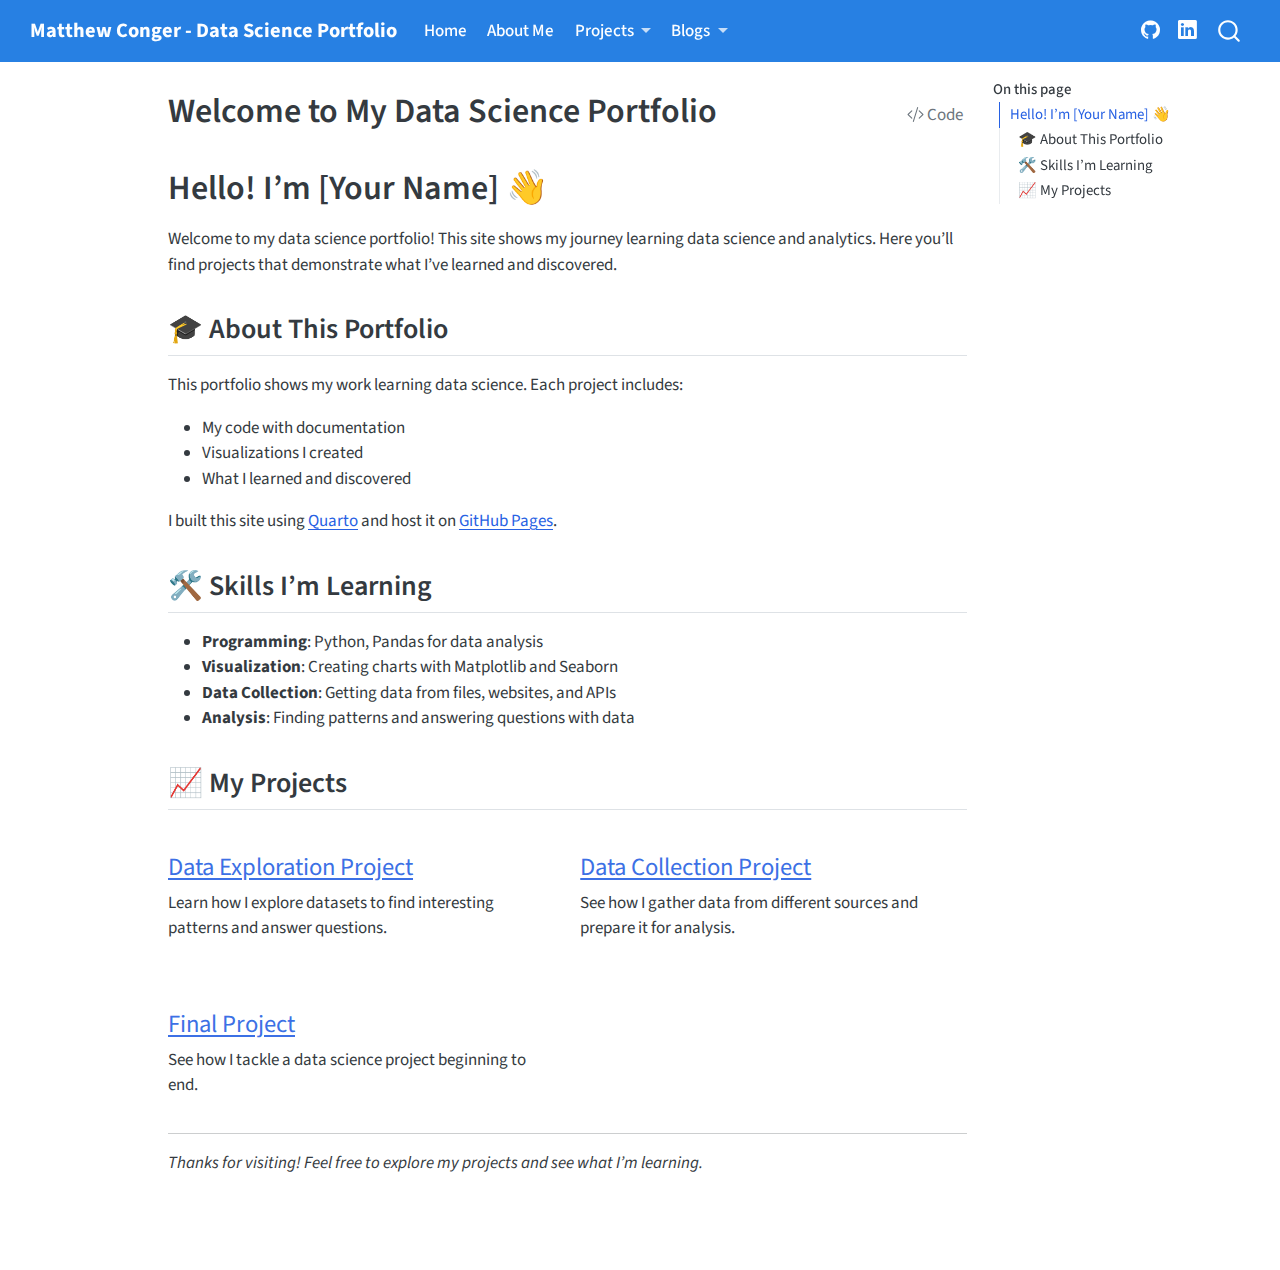
<file: docs/index.html>
<!DOCTYPE html>
<html xmlns="http://www.w3.org/1999/xhtml" lang="en" xml:lang="en"><head>

<meta charset="utf-8">
<meta name="generator" content="quarto-1.8.26">

<meta name="viewport" content="width=device-width, initial-scale=1.0, user-scalable=yes">


<title>Welcome to My Data Science Portfolio – Matthew Conger - Data Science Portfolio</title>
<style>
code{white-space: pre-wrap;}
span.smallcaps{font-variant: small-caps;}
div.columns{display: flex; gap: min(4vw, 1.5em);}
div.column{flex: auto; overflow-x: auto;}
div.hanging-indent{margin-left: 1.5em; text-indent: -1.5em;}
ul.task-list{list-style: none;}
ul.task-list li input[type="checkbox"] {
  width: 0.8em;
  margin: 0 0.8em 0.2em -1em; /* quarto-specific, see https://github.com/quarto-dev/quarto-cli/issues/4556 */ 
  vertical-align: middle;
}
/* CSS for syntax highlighting */
html { -webkit-text-size-adjust: 100%; }
pre > code.sourceCode { white-space: pre; position: relative; }
pre > code.sourceCode > span { display: inline-block; line-height: 1.25; }
pre > code.sourceCode > span:empty { height: 1.2em; }
.sourceCode { overflow: visible; }
code.sourceCode > span { color: inherit; text-decoration: inherit; }
div.sourceCode { margin: 1em 0; }
pre.sourceCode { margin: 0; }
@media screen {
div.sourceCode { overflow: auto; }
}
@media print {
pre > code.sourceCode { white-space: pre-wrap; }
pre > code.sourceCode > span { text-indent: -5em; padding-left: 5em; }
}
pre.numberSource code
  { counter-reset: source-line 0; }
pre.numberSource code > span
  { position: relative; left: -4em; counter-increment: source-line; }
pre.numberSource code > span > a:first-child::before
  { content: counter(source-line);
    position: relative; left: -1em; text-align: right; vertical-align: baseline;
    border: none; display: inline-block;
    -webkit-touch-callout: none; -webkit-user-select: none;
    -khtml-user-select: none; -moz-user-select: none;
    -ms-user-select: none; user-select: none;
    padding: 0 4px; width: 4em;
  }
pre.numberSource { margin-left: 3em;  padding-left: 4px; }
div.sourceCode
  {   }
@media screen {
pre > code.sourceCode > span > a:first-child::before { text-decoration: underline; }
}
</style>


<script src="site_libs/quarto-nav/quarto-nav.js"></script>
<script src="site_libs/quarto-nav/headroom.min.js"></script>
<script src="site_libs/clipboard/clipboard.min.js"></script>
<script src="site_libs/quarto-search/autocomplete.umd.js"></script>
<script src="site_libs/quarto-search/fuse.min.js"></script>
<script src="site_libs/quarto-search/quarto-search.js"></script>
<meta name="quarto:offset" content="./">
<script src="site_libs/quarto-html/quarto.js" type="module"></script>
<script src="site_libs/quarto-html/tabsets/tabsets.js" type="module"></script>
<script src="site_libs/quarto-html/axe/axe-check.js" type="module"></script>
<script src="site_libs/quarto-html/popper.min.js"></script>
<script src="site_libs/quarto-html/tippy.umd.min.js"></script>
<script src="site_libs/quarto-html/anchor.min.js"></script>
<link href="site_libs/quarto-html/tippy.css" rel="stylesheet">
<link href="site_libs/quarto-html/quarto-syntax-highlighting-587c61ba64f3a5504c4d52d930310e48.css" rel="stylesheet" id="quarto-text-highlighting-styles">
<script src="site_libs/bootstrap/bootstrap.min.js"></script>
<link href="site_libs/bootstrap/bootstrap-icons.css" rel="stylesheet">
<link href="site_libs/bootstrap/bootstrap-029b10fc0dc652dab2ec1ac156c1a037.min.css" rel="stylesheet" append-hash="true" id="quarto-bootstrap" data-mode="light">
<script id="quarto-search-options" type="application/json">{
  "location": "navbar",
  "copy-button": false,
  "collapse-after": 3,
  "panel-placement": "end",
  "type": "overlay",
  "limit": 50,
  "keyboard-shortcut": [
    "f",
    "/",
    "s"
  ],
  "show-item-context": false,
  "language": {
    "search-no-results-text": "No results",
    "search-matching-documents-text": "matching documents",
    "search-copy-link-title": "Copy link to search",
    "search-hide-matches-text": "Hide additional matches",
    "search-more-match-text": "more match in this document",
    "search-more-matches-text": "more matches in this document",
    "search-clear-button-title": "Clear",
    "search-text-placeholder": "",
    "search-detached-cancel-button-title": "Cancel",
    "search-submit-button-title": "Submit",
    "search-label": "Search"
  }
}</script>


<link rel="stylesheet" href="styles.css">
</head>

<body class="nav-fixed quarto-light">

<div id="quarto-search-results"></div>
  <header id="quarto-header" class="headroom fixed-top">
    <nav class="navbar navbar-expand-lg " data-bs-theme="dark">
      <div class="navbar-container container-fluid">
      <div class="navbar-brand-container mx-auto">
    <a class="navbar-brand" href="./index.html">
    <span class="navbar-title">Matthew Conger - Data Science Portfolio</span>
    </a>
  </div>
            <div id="quarto-search" class="" title="Search"></div>
          <button class="navbar-toggler" type="button" data-bs-toggle="collapse" data-bs-target="#navbarCollapse" aria-controls="navbarCollapse" role="menu" aria-expanded="false" aria-label="Toggle navigation" onclick="if (window.quartoToggleHeadroom) { window.quartoToggleHeadroom(); }">
  <span class="navbar-toggler-icon"></span>
</button>
          <div class="collapse navbar-collapse" id="navbarCollapse">
            <ul class="navbar-nav navbar-nav-scroll me-auto">
  <li class="nav-item">
    <a class="nav-link active" href="./index.html" aria-current="page"> 
<span class="menu-text">Home</span></a>
  </li>  
  <li class="nav-item">
    <a class="nav-link" href="./about.html"> 
<span class="menu-text">About Me</span></a>
  </li>  
  <li class="nav-item dropdown ">
    <a class="nav-link dropdown-toggle" href="#" id="nav-menu-projects" role="link" data-bs-toggle="dropdown" aria-expanded="false">
 <span class="menu-text">Projects</span>
    </a>
    <ul class="dropdown-menu" aria-labelledby="nav-menu-projects">    
        <li>
    <a class="dropdown-item" href="./projects/index.html">
 <span class="dropdown-text">All Projects</span></a>
  </li>  
        <li><hr class="dropdown-divider"></li>
        <li>
    <a class="dropdown-item" href="./projects/eda.html">
 <span class="dropdown-text">Exploratory Data Analysis</span></a>
  </li>  
        <li>
    <a class="dropdown-item" href="./projects/data-acquisition.html">
 <span class="dropdown-text">Data Acquisition</span></a>
  </li>  
        <li>
    <a class="dropdown-item" href="./projects/final-project.html">
 <span class="dropdown-text">Final Project</span></a>
  </li>  
    </ul>
  </li>
  <li class="nav-item dropdown ">
    <a class="nav-link dropdown-toggle" href="#" id="nav-menu-blogs" role="link" data-bs-toggle="dropdown" aria-expanded="false">
 <span class="menu-text">Blogs</span>
    </a>
    <ul class="dropdown-menu" aria-labelledby="nav-menu-blogs">    
        <li>
    <a class="dropdown-item" href="./blogs/index.html">
 <span class="dropdown-text">All Blogs</span></a>
  </li>  
        <li><hr class="dropdown-divider"></li>
        <li>
    <a class="dropdown-item" href="./blogs/tutorial.html">
 <span class="dropdown-text">Tutorial Blog Post</span></a>
  </li>  
        <li>
    <a class="dropdown-item" href="./blogs/data_acquisition.html">
 <span class="dropdown-text">Data Acquisition Blog Post</span></a>
  </li>  
    </ul>
  </li>
</ul>
            <ul class="navbar-nav navbar-nav-scroll ms-auto">
  <li class="nav-item compact">
    <a class="nav-link" href="https://github.com/congerm"> <i class="bi bi-github" role="img">
</i> 
<span class="menu-text"></span></a>
  </li>  
  <li class="nav-item compact">
    <a class="nav-link" href="https://linkedin.com/in/matthew-conger"> <i class="bi bi-linkedin" role="img">
</i> 
<span class="menu-text"></span></a>
  </li>  
</ul>
          </div> <!-- /navcollapse -->
            <div class="quarto-navbar-tools">
</div>
      </div> <!-- /container-fluid -->
    </nav>
</header>
<!-- content -->
<div id="quarto-content" class="quarto-container page-columns page-rows-contents page-layout-article page-navbar">
<!-- sidebar -->
<!-- margin-sidebar -->
    <div id="quarto-margin-sidebar" class="sidebar margin-sidebar">
        <nav id="TOC" role="doc-toc" class="toc-active">
    <h2 id="toc-title">On this page</h2>
   
  <ul>
  <li><a href="#hello-im-your-name" id="toc-hello-im-your-name" class="nav-link active" data-scroll-target="#hello-im-your-name">Hello! I’m [Your Name] 👋</a>
  <ul class="collapse">
  <li><a href="#about-this-portfolio" id="toc-about-this-portfolio" class="nav-link" data-scroll-target="#about-this-portfolio">🎓 About This Portfolio</a></li>
  <li><a href="#skills-im-learning" id="toc-skills-im-learning" class="nav-link" data-scroll-target="#skills-im-learning">🛠️ Skills I’m Learning</a></li>
  <li><a href="#my-projects" id="toc-my-projects" class="nav-link" data-scroll-target="#my-projects">📈 My Projects</a></li>
  </ul></li>
  </ul>
</nav>
    </div>
<!-- main -->
<main class="content" id="quarto-document-content">

<header id="title-block-header" class="quarto-title-block default">
<div class="quarto-title">
<div class="quarto-title-block"><div><h1 class="title">Welcome to My Data Science Portfolio</h1><button type="button" class="btn code-tools-button" id="quarto-code-tools-source"><i class="bi"></i> Code</button></div></div>
</div>



<div class="quarto-title-meta">

    
  
    
  </div>
  


</header>


<section id="hello-im-your-name" class="level1">
<h1>Hello! I’m [Your Name] 👋</h1>
<p>Welcome to my data science portfolio! This site shows my journey learning data science and analytics. Here you’ll find projects that demonstrate what I’ve learned and discovered.</p>
<section id="about-this-portfolio" class="level2">
<h2 class="anchored" data-anchor-id="about-this-portfolio">🎓 About This Portfolio</h2>
<p>This portfolio shows my work learning data science. Each project includes:</p>
<ul>
<li>My code with documentation</li>
<li>Visualizations I created</li>
<li>What I learned and discovered</li>
</ul>
<p>I built this site using <a href="https://quarto.org/">Quarto</a> and host it on <a href="https://pages.github.com/">GitHub Pages</a>.</p>
</section>
<section id="skills-im-learning" class="level2">
<h2 class="anchored" data-anchor-id="skills-im-learning">🛠️ Skills I’m Learning</h2>
<ul>
<li><strong>Programming</strong>: Python, Pandas for data analysis</li>
<li><strong>Visualization</strong>: Creating charts with Matplotlib and Seaborn</li>
<li><strong>Data Collection</strong>: Getting data from files, websites, and APIs</li>
<li><strong>Analysis</strong>: Finding patterns and answering questions with data</li>
</ul>
</section>
<section id="my-projects" class="level2">
<h2 class="anchored" data-anchor-id="my-projects">📈 My Projects</h2>
<div class="grid">
<section id="data-exploration-project" class="level3 g-col-6">
<h3 class="anchored" data-anchor-id="data-exploration-project"><a href="./projects/eda.html">Data Exploration Project</a></h3>
<p>Learn how I explore datasets to find interesting patterns and answer questions.</p>
</section>
<section id="data-collection-project" class="level3 g-col-6">
<h3 class="anchored" data-anchor-id="data-collection-project"><a href="./projects/data-acquisition.html">Data Collection Project</a></h3>
<p>See how I gather data from different sources and prepare it for analysis.</p>
</section>
<section id="final-project" class="level3 g-col-6">
<h3 class="anchored" data-anchor-id="final-project"><a href="./projects/final-project.html">Final Project</a></h3>
<p>See how I tackle a data science project beginning to end.</p>
</section>
</div>
<hr>
<p><em>Thanks for visiting! Feel free to explore my projects and see what I’m learning.</em></p>


<!-- -->

</section>
</section>

</main> <!-- /main -->
<script id="quarto-html-after-body" type="application/javascript">
  window.document.addEventListener("DOMContentLoaded", function (event) {
    const icon = "";
    const anchorJS = new window.AnchorJS();
    anchorJS.options = {
      placement: 'right',
      icon: icon
    };
    anchorJS.add('.anchored');
    const isCodeAnnotation = (el) => {
      for (const clz of el.classList) {
        if (clz.startsWith('code-annotation-')) {                     
          return true;
        }
      }
      return false;
    }
    const onCopySuccess = function(e) {
      // button target
      const button = e.trigger;
      // don't keep focus
      button.blur();
      // flash "checked"
      button.classList.add('code-copy-button-checked');
      var currentTitle = button.getAttribute("title");
      button.setAttribute("title", "Copied!");
      let tooltip;
      if (window.bootstrap) {
        button.setAttribute("data-bs-toggle", "tooltip");
        button.setAttribute("data-bs-placement", "left");
        button.setAttribute("data-bs-title", "Copied!");
        tooltip = new bootstrap.Tooltip(button, 
          { trigger: "manual", 
            customClass: "code-copy-button-tooltip",
            offset: [0, -8]});
        tooltip.show();    
      }
      setTimeout(function() {
        if (tooltip) {
          tooltip.hide();
          button.removeAttribute("data-bs-title");
          button.removeAttribute("data-bs-toggle");
          button.removeAttribute("data-bs-placement");
        }
        button.setAttribute("title", currentTitle);
        button.classList.remove('code-copy-button-checked');
      }, 1000);
      // clear code selection
      e.clearSelection();
    }
    const getTextToCopy = function(trigger) {
      const outerScaffold = trigger.parentElement.cloneNode(true);
      const codeEl = outerScaffold.querySelector('code');
      for (const childEl of codeEl.children) {
        if (isCodeAnnotation(childEl)) {
          childEl.remove();
        }
      }
      return codeEl.innerText;
    }
    const clipboard = new window.ClipboardJS('.code-copy-button:not([data-in-quarto-modal])', {
      text: getTextToCopy
    });
    clipboard.on('success', onCopySuccess);
    if (window.document.getElementById('quarto-embedded-source-code-modal')) {
      const clipboardModal = new window.ClipboardJS('.code-copy-button[data-in-quarto-modal]', {
        text: getTextToCopy,
        container: window.document.getElementById('quarto-embedded-source-code-modal')
      });
      clipboardModal.on('success', onCopySuccess);
    }
    const viewSource = window.document.getElementById('quarto-view-source') ||
                       window.document.getElementById('quarto-code-tools-source');
    if (viewSource) {
      const sourceUrl = viewSource.getAttribute("data-quarto-source-url");
      viewSource.addEventListener("click", function(e) {
        if (sourceUrl) {
          // rstudio viewer pane
          if (/\bcapabilities=\b/.test(window.location)) {
            window.open(sourceUrl);
          } else {
            window.location.href = sourceUrl;
          }
        } else {
          const modal = new bootstrap.Modal(document.getElementById('quarto-embedded-source-code-modal'));
          modal.show();
        }
        return false;
      });
    }
    function toggleCodeHandler(show) {
      return function(e) {
        const detailsSrc = window.document.querySelectorAll(".cell > details > .sourceCode");
        for (let i=0; i<detailsSrc.length; i++) {
          const details = detailsSrc[i].parentElement;
          if (show) {
            details.open = true;
          } else {
            details.removeAttribute("open");
          }
        }
        const cellCodeDivs = window.document.querySelectorAll(".cell > .sourceCode");
        const fromCls = show ? "hidden" : "unhidden";
        const toCls = show ? "unhidden" : "hidden";
        for (let i=0; i<cellCodeDivs.length; i++) {
          const codeDiv = cellCodeDivs[i];
          if (codeDiv.classList.contains(fromCls)) {
            codeDiv.classList.remove(fromCls);
            codeDiv.classList.add(toCls);
          } 
        }
        return false;
      }
    }
    const hideAllCode = window.document.getElementById("quarto-hide-all-code");
    if (hideAllCode) {
      hideAllCode.addEventListener("click", toggleCodeHandler(false));
    }
    const showAllCode = window.document.getElementById("quarto-show-all-code");
    if (showAllCode) {
      showAllCode.addEventListener("click", toggleCodeHandler(true));
    }
      var localhostRegex = new RegExp(/^(?:http|https):\/\/localhost\:?[0-9]*\//);
      var mailtoRegex = new RegExp(/^mailto:/);
        var filterRegex = new RegExp('/' + window.location.host + '/');
      var isInternal = (href) => {
          return filterRegex.test(href) || localhostRegex.test(href) || mailtoRegex.test(href);
      }
      // Inspect non-navigation links and adorn them if external
     var links = window.document.querySelectorAll('a[href]:not(.nav-link):not(.navbar-brand):not(.toc-action):not(.sidebar-link):not(.sidebar-item-toggle):not(.pagination-link):not(.no-external):not([aria-hidden]):not(.dropdown-item):not(.quarto-navigation-tool):not(.about-link)');
      for (var i=0; i<links.length; i++) {
        const link = links[i];
        if (!isInternal(link.href)) {
          // undo the damage that might have been done by quarto-nav.js in the case of
          // links that we want to consider external
          if (link.dataset.originalHref !== undefined) {
            link.href = link.dataset.originalHref;
          }
        }
      }
    function tippyHover(el, contentFn, onTriggerFn, onUntriggerFn) {
      const config = {
        allowHTML: true,
        maxWidth: 500,
        delay: 100,
        arrow: false,
        appendTo: function(el) {
            return el.parentElement;
        },
        interactive: true,
        interactiveBorder: 10,
        theme: 'quarto',
        placement: 'bottom-start',
      };
      if (contentFn) {
        config.content = contentFn;
      }
      if (onTriggerFn) {
        config.onTrigger = onTriggerFn;
      }
      if (onUntriggerFn) {
        config.onUntrigger = onUntriggerFn;
      }
      window.tippy(el, config); 
    }
    const noterefs = window.document.querySelectorAll('a[role="doc-noteref"]');
    for (var i=0; i<noterefs.length; i++) {
      const ref = noterefs[i];
      tippyHover(ref, function() {
        // use id or data attribute instead here
        let href = ref.getAttribute('data-footnote-href') || ref.getAttribute('href');
        try { href = new URL(href).hash; } catch {}
        const id = href.replace(/^#\/?/, "");
        const note = window.document.getElementById(id);
        if (note) {
          return note.innerHTML;
        } else {
          return "";
        }
      });
    }
    const xrefs = window.document.querySelectorAll('a.quarto-xref');
    const processXRef = (id, note) => {
      // Strip column container classes
      const stripColumnClz = (el) => {
        el.classList.remove("page-full", "page-columns");
        if (el.children) {
          for (const child of el.children) {
            stripColumnClz(child);
          }
        }
      }
      stripColumnClz(note)
      if (id === null || id.startsWith('sec-')) {
        // Special case sections, only their first couple elements
        const container = document.createElement("div");
        if (note.children && note.children.length > 2) {
          container.appendChild(note.children[0].cloneNode(true));
          for (let i = 1; i < note.children.length; i++) {
            const child = note.children[i];
            if (child.tagName === "P" && child.innerText === "") {
              continue;
            } else {
              container.appendChild(child.cloneNode(true));
              break;
            }
          }
          if (window.Quarto?.typesetMath) {
            window.Quarto.typesetMath(container);
          }
          return container.innerHTML
        } else {
          if (window.Quarto?.typesetMath) {
            window.Quarto.typesetMath(note);
          }
          return note.innerHTML;
        }
      } else {
        // Remove any anchor links if they are present
        const anchorLink = note.querySelector('a.anchorjs-link');
        if (anchorLink) {
          anchorLink.remove();
        }
        if (window.Quarto?.typesetMath) {
          window.Quarto.typesetMath(note);
        }
        if (note.classList.contains("callout")) {
          return note.outerHTML;
        } else {
          return note.innerHTML;
        }
      }
    }
    for (var i=0; i<xrefs.length; i++) {
      const xref = xrefs[i];
      tippyHover(xref, undefined, function(instance) {
        instance.disable();
        let url = xref.getAttribute('href');
        let hash = undefined; 
        if (url.startsWith('#')) {
          hash = url;
        } else {
          try { hash = new URL(url).hash; } catch {}
        }
        if (hash) {
          const id = hash.replace(/^#\/?/, "");
          const note = window.document.getElementById(id);
          if (note !== null) {
            try {
              const html = processXRef(id, note.cloneNode(true));
              instance.setContent(html);
            } finally {
              instance.enable();
              instance.show();
            }
          } else {
            // See if we can fetch this
            fetch(url.split('#')[0])
            .then(res => res.text())
            .then(html => {
              const parser = new DOMParser();
              const htmlDoc = parser.parseFromString(html, "text/html");
              const note = htmlDoc.getElementById(id);
              if (note !== null) {
                const html = processXRef(id, note);
                instance.setContent(html);
              } 
            }).finally(() => {
              instance.enable();
              instance.show();
            });
          }
        } else {
          // See if we can fetch a full url (with no hash to target)
          // This is a special case and we should probably do some content thinning / targeting
          fetch(url)
          .then(res => res.text())
          .then(html => {
            const parser = new DOMParser();
            const htmlDoc = parser.parseFromString(html, "text/html");
            const note = htmlDoc.querySelector('main.content');
            if (note !== null) {
              // This should only happen for chapter cross references
              // (since there is no id in the URL)
              // remove the first header
              if (note.children.length > 0 && note.children[0].tagName === "HEADER") {
                note.children[0].remove();
              }
              const html = processXRef(null, note);
              instance.setContent(html);
            } 
          }).finally(() => {
            instance.enable();
            instance.show();
          });
        }
      }, function(instance) {
      });
    }
        let selectedAnnoteEl;
        const selectorForAnnotation = ( cell, annotation) => {
          let cellAttr = 'data-code-cell="' + cell + '"';
          let lineAttr = 'data-code-annotation="' +  annotation + '"';
          const selector = 'span[' + cellAttr + '][' + lineAttr + ']';
          return selector;
        }
        const selectCodeLines = (annoteEl) => {
          const doc = window.document;
          const targetCell = annoteEl.getAttribute("data-target-cell");
          const targetAnnotation = annoteEl.getAttribute("data-target-annotation");
          const annoteSpan = window.document.querySelector(selectorForAnnotation(targetCell, targetAnnotation));
          const lines = annoteSpan.getAttribute("data-code-lines").split(",");
          const lineIds = lines.map((line) => {
            return targetCell + "-" + line;
          })
          let top = null;
          let height = null;
          let parent = null;
          if (lineIds.length > 0) {
              //compute the position of the single el (top and bottom and make a div)
              const el = window.document.getElementById(lineIds[0]);
              top = el.offsetTop;
              height = el.offsetHeight;
              parent = el.parentElement.parentElement;
            if (lineIds.length > 1) {
              const lastEl = window.document.getElementById(lineIds[lineIds.length - 1]);
              const bottom = lastEl.offsetTop + lastEl.offsetHeight;
              height = bottom - top;
            }
            if (top !== null && height !== null && parent !== null) {
              // cook up a div (if necessary) and position it 
              let div = window.document.getElementById("code-annotation-line-highlight");
              if (div === null) {
                div = window.document.createElement("div");
                div.setAttribute("id", "code-annotation-line-highlight");
                div.style.position = 'absolute';
                parent.appendChild(div);
              }
              div.style.top = top - 2 + "px";
              div.style.height = height + 4 + "px";
              div.style.left = 0;
              let gutterDiv = window.document.getElementById("code-annotation-line-highlight-gutter");
              if (gutterDiv === null) {
                gutterDiv = window.document.createElement("div");
                gutterDiv.setAttribute("id", "code-annotation-line-highlight-gutter");
                gutterDiv.style.position = 'absolute';
                const codeCell = window.document.getElementById(targetCell);
                const gutter = codeCell.querySelector('.code-annotation-gutter');
                gutter.appendChild(gutterDiv);
              }
              gutterDiv.style.top = top - 2 + "px";
              gutterDiv.style.height = height + 4 + "px";
            }
            selectedAnnoteEl = annoteEl;
          }
        };
        const unselectCodeLines = () => {
          const elementsIds = ["code-annotation-line-highlight", "code-annotation-line-highlight-gutter"];
          elementsIds.forEach((elId) => {
            const div = window.document.getElementById(elId);
            if (div) {
              div.remove();
            }
          });
          selectedAnnoteEl = undefined;
        };
          // Handle positioning of the toggle
      window.addEventListener(
        "resize",
        throttle(() => {
          elRect = undefined;
          if (selectedAnnoteEl) {
            selectCodeLines(selectedAnnoteEl);
          }
        }, 10)
      );
      function throttle(fn, ms) {
      let throttle = false;
      let timer;
        return (...args) => {
          if(!throttle) { // first call gets through
              fn.apply(this, args);
              throttle = true;
          } else { // all the others get throttled
              if(timer) clearTimeout(timer); // cancel #2
              timer = setTimeout(() => {
                fn.apply(this, args);
                timer = throttle = false;
              }, ms);
          }
        };
      }
        // Attach click handler to the DT
        const annoteDls = window.document.querySelectorAll('dt[data-target-cell]');
        for (const annoteDlNode of annoteDls) {
          annoteDlNode.addEventListener('click', (event) => {
            const clickedEl = event.target;
            if (clickedEl !== selectedAnnoteEl) {
              unselectCodeLines();
              const activeEl = window.document.querySelector('dt[data-target-cell].code-annotation-active');
              if (activeEl) {
                activeEl.classList.remove('code-annotation-active');
              }
              selectCodeLines(clickedEl);
              clickedEl.classList.add('code-annotation-active');
            } else {
              // Unselect the line
              unselectCodeLines();
              clickedEl.classList.remove('code-annotation-active');
            }
          });
        }
    const findCites = (el) => {
      const parentEl = el.parentElement;
      if (parentEl) {
        const cites = parentEl.dataset.cites;
        if (cites) {
          return {
            el,
            cites: cites.split(' ')
          };
        } else {
          return findCites(el.parentElement)
        }
      } else {
        return undefined;
      }
    };
    var bibliorefs = window.document.querySelectorAll('a[role="doc-biblioref"]');
    for (var i=0; i<bibliorefs.length; i++) {
      const ref = bibliorefs[i];
      const citeInfo = findCites(ref);
      if (citeInfo) {
        tippyHover(citeInfo.el, function() {
          var popup = window.document.createElement('div');
          citeInfo.cites.forEach(function(cite) {
            var citeDiv = window.document.createElement('div');
            citeDiv.classList.add('hanging-indent');
            citeDiv.classList.add('csl-entry');
            var biblioDiv = window.document.getElementById('ref-' + cite);
            if (biblioDiv) {
              citeDiv.innerHTML = biblioDiv.innerHTML;
            }
            popup.appendChild(citeDiv);
          });
          return popup.innerHTML;
        });
      }
    }
  });
  </script><div class="modal fade" id="quarto-embedded-source-code-modal" tabindex="-1" aria-labelledby="quarto-embedded-source-code-modal-label" aria-hidden="true"><div class="modal-dialog modal-dialog-scrollable"><div class="modal-content"><div class="modal-header"><h5 class="modal-title" id="quarto-embedded-source-code-modal-label">Source Code</h5><button class="btn-close" data-bs-dismiss="modal"></button></div><div class="modal-body"><div class="">
<div class="code-copy-outer-scaffold"><div class="sourceCode" id="cb1" data-shortcodes="false"><pre class="sourceCode markdown code-with-copy"><code class="sourceCode markdown"><span id="cb1-1"><a href="#cb1-1" aria-hidden="true" tabindex="-1"></a><span class="co">---</span></span>
<span id="cb1-2"><a href="#cb1-2" aria-hidden="true" tabindex="-1"></a><span class="an">title:</span><span class="co"> "Welcome to My Data Science Portfolio"</span></span>
<span id="cb1-3"><a href="#cb1-3" aria-hidden="true" tabindex="-1"></a><span class="co">---</span></span>
<span id="cb1-4"><a href="#cb1-4" aria-hidden="true" tabindex="-1"></a></span>
<span id="cb1-5"><a href="#cb1-5" aria-hidden="true" tabindex="-1"></a><span class="fu"># Hello! I'm [Your Name] 👋</span></span>
<span id="cb1-6"><a href="#cb1-6" aria-hidden="true" tabindex="-1"></a></span>
<span id="cb1-7"><a href="#cb1-7" aria-hidden="true" tabindex="-1"></a>Welcome to my data science portfolio! This site shows my journey learning data science and analytics. Here you'll find projects that demonstrate what I've learned and discovered.</span>
<span id="cb1-8"><a href="#cb1-8" aria-hidden="true" tabindex="-1"></a></span>
<span id="cb1-9"><a href="#cb1-9" aria-hidden="true" tabindex="-1"></a><span class="fu">## 🎓 About This Portfolio</span></span>
<span id="cb1-10"><a href="#cb1-10" aria-hidden="true" tabindex="-1"></a></span>
<span id="cb1-11"><a href="#cb1-11" aria-hidden="true" tabindex="-1"></a>This portfolio shows my work learning data science. Each project includes:</span>
<span id="cb1-12"><a href="#cb1-12" aria-hidden="true" tabindex="-1"></a></span>
<span id="cb1-13"><a href="#cb1-13" aria-hidden="true" tabindex="-1"></a><span class="ss">- </span>My code with documentation</span>
<span id="cb1-14"><a href="#cb1-14" aria-hidden="true" tabindex="-1"></a><span class="ss">- </span>Visualizations I created</span>
<span id="cb1-15"><a href="#cb1-15" aria-hidden="true" tabindex="-1"></a><span class="ss">- </span>What I learned and discovered</span>
<span id="cb1-16"><a href="#cb1-16" aria-hidden="true" tabindex="-1"></a></span>
<span id="cb1-17"><a href="#cb1-17" aria-hidden="true" tabindex="-1"></a>I built this site using <span class="co">[</span><span class="ot">Quarto</span><span class="co">](https://quarto.org/)</span> and host it on <span class="co">[</span><span class="ot">GitHub Pages</span><span class="co">](https://pages.github.com/)</span>.</span>
<span id="cb1-18"><a href="#cb1-18" aria-hidden="true" tabindex="-1"></a></span>
<span id="cb1-19"><a href="#cb1-19" aria-hidden="true" tabindex="-1"></a><span class="fu">## 🛠️ Skills I'm Learning</span></span>
<span id="cb1-20"><a href="#cb1-20" aria-hidden="true" tabindex="-1"></a></span>
<span id="cb1-21"><a href="#cb1-21" aria-hidden="true" tabindex="-1"></a><span class="ss">- </span>**Programming**: Python, Pandas for data analysis</span>
<span id="cb1-22"><a href="#cb1-22" aria-hidden="true" tabindex="-1"></a><span class="ss">- </span>**Visualization**: Creating charts with Matplotlib and Seaborn</span>
<span id="cb1-23"><a href="#cb1-23" aria-hidden="true" tabindex="-1"></a><span class="ss">- </span>**Data Collection**: Getting data from files, websites, and APIs</span>
<span id="cb1-24"><a href="#cb1-24" aria-hidden="true" tabindex="-1"></a><span class="ss">- </span>**Analysis**: Finding patterns and answering questions with data</span>
<span id="cb1-25"><a href="#cb1-25" aria-hidden="true" tabindex="-1"></a></span>
<span id="cb1-26"><a href="#cb1-26" aria-hidden="true" tabindex="-1"></a><span class="fu">## 📈 My Projects</span></span>
<span id="cb1-27"><a href="#cb1-27" aria-hidden="true" tabindex="-1"></a></span>
<span id="cb1-28"><a href="#cb1-28" aria-hidden="true" tabindex="-1"></a>::: {.grid}</span>
<span id="cb1-29"><a href="#cb1-29" aria-hidden="true" tabindex="-1"></a></span>
<span id="cb1-30"><a href="#cb1-30" aria-hidden="true" tabindex="-1"></a>::: {.g-col-6}</span>
<span id="cb1-31"><a href="#cb1-31" aria-hidden="true" tabindex="-1"></a><span class="fu">### [Data Exploration Project](projects/eda.qmd)</span></span>
<span id="cb1-32"><a href="#cb1-32" aria-hidden="true" tabindex="-1"></a>Learn how I explore datasets to find interesting patterns and answer questions.</span>
<span id="cb1-33"><a href="#cb1-33" aria-hidden="true" tabindex="-1"></a>:::</span>
<span id="cb1-34"><a href="#cb1-34" aria-hidden="true" tabindex="-1"></a></span>
<span id="cb1-35"><a href="#cb1-35" aria-hidden="true" tabindex="-1"></a>::: {.g-col-6}</span>
<span id="cb1-36"><a href="#cb1-36" aria-hidden="true" tabindex="-1"></a><span class="fu">### [Data Collection Project](projects/data-acquisition.qmd)</span></span>
<span id="cb1-37"><a href="#cb1-37" aria-hidden="true" tabindex="-1"></a>See how I gather data from different sources and prepare it for analysis.</span>
<span id="cb1-38"><a href="#cb1-38" aria-hidden="true" tabindex="-1"></a>:::</span>
<span id="cb1-39"><a href="#cb1-39" aria-hidden="true" tabindex="-1"></a></span>
<span id="cb1-40"><a href="#cb1-40" aria-hidden="true" tabindex="-1"></a>::: {.g-col-6}</span>
<span id="cb1-41"><a href="#cb1-41" aria-hidden="true" tabindex="-1"></a><span class="fu">### [Final Project](projects/final-project.qmd)</span></span>
<span id="cb1-42"><a href="#cb1-42" aria-hidden="true" tabindex="-1"></a>See how I tackle a data science project beginning to end.</span>
<span id="cb1-43"><a href="#cb1-43" aria-hidden="true" tabindex="-1"></a>:::</span>
<span id="cb1-44"><a href="#cb1-44" aria-hidden="true" tabindex="-1"></a></span>
<span id="cb1-45"><a href="#cb1-45" aria-hidden="true" tabindex="-1"></a>:::</span>
<span id="cb1-46"><a href="#cb1-46" aria-hidden="true" tabindex="-1"></a></span>
<span id="cb1-47"><a href="#cb1-47" aria-hidden="true" tabindex="-1"></a>---</span>
<span id="cb1-48"><a href="#cb1-48" aria-hidden="true" tabindex="-1"></a></span>
<span id="cb1-49"><a href="#cb1-49" aria-hidden="true" tabindex="-1"></a>*Thanks for visiting! Feel free to explore my projects and see what I'm learning.*</span></code></pre></div><button title="Copy to Clipboard" class="code-copy-button" data-in-quarto-modal=""><i class="bi"></i></button></div>
</div></div></div></div></div>
</div> <!-- /content -->




</body></html>
</file>
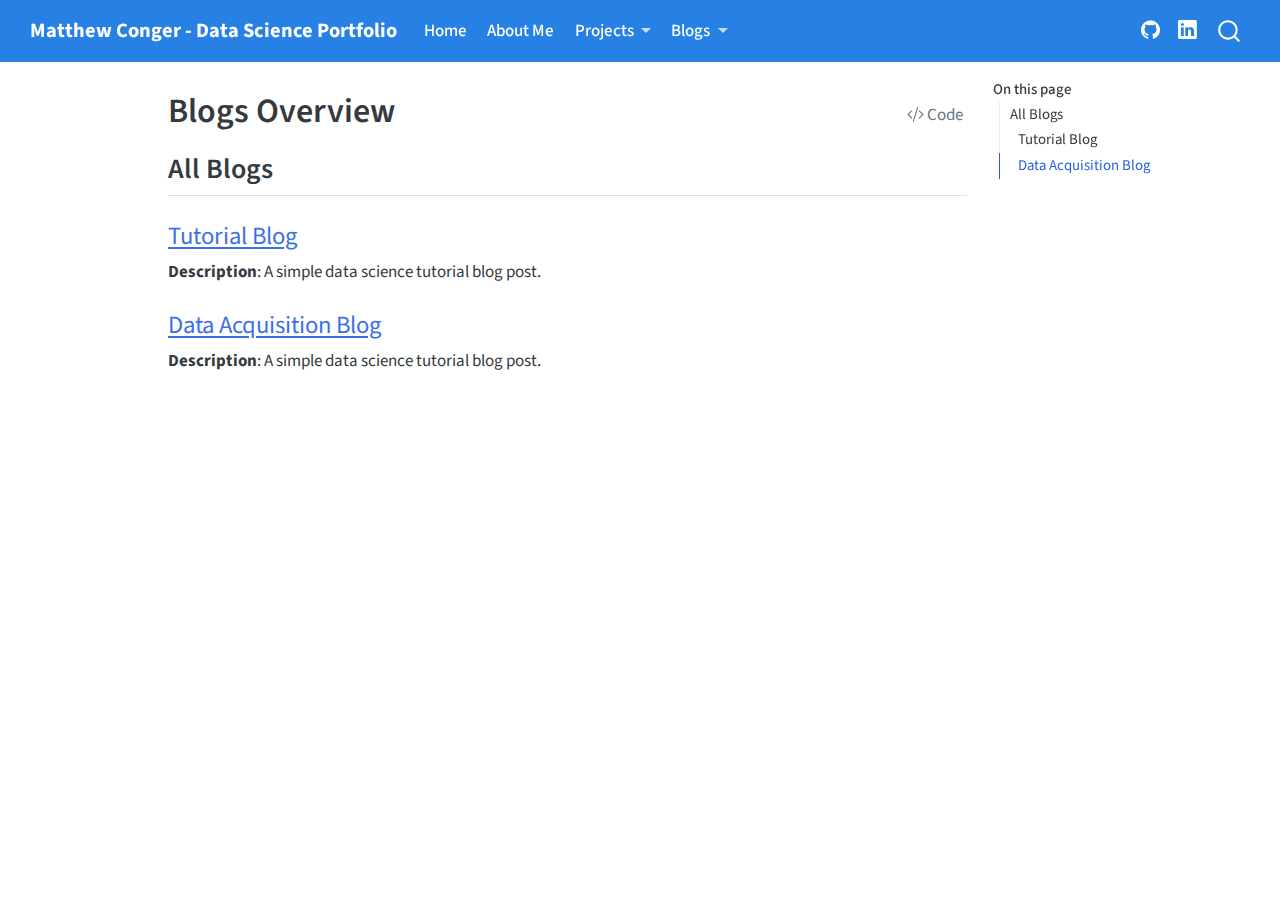
<file: docs/blogs/index.html>
<!DOCTYPE html>
<html xmlns="http://www.w3.org/1999/xhtml" lang="en" xml:lang="en"><head>

<meta charset="utf-8">
<meta name="generator" content="quarto-1.8.26">

<meta name="viewport" content="width=device-width, initial-scale=1.0, user-scalable=yes">


<title>Blogs Overview – Matthew Conger - Data Science Portfolio</title>
<style>
code{white-space: pre-wrap;}
span.smallcaps{font-variant: small-caps;}
div.columns{display: flex; gap: min(4vw, 1.5em);}
div.column{flex: auto; overflow-x: auto;}
div.hanging-indent{margin-left: 1.5em; text-indent: -1.5em;}
ul.task-list{list-style: none;}
ul.task-list li input[type="checkbox"] {
  width: 0.8em;
  margin: 0 0.8em 0.2em -1em; /* quarto-specific, see https://github.com/quarto-dev/quarto-cli/issues/4556 */ 
  vertical-align: middle;
}
/* CSS for syntax highlighting */
html { -webkit-text-size-adjust: 100%; }
pre > code.sourceCode { white-space: pre; position: relative; }
pre > code.sourceCode > span { display: inline-block; line-height: 1.25; }
pre > code.sourceCode > span:empty { height: 1.2em; }
.sourceCode { overflow: visible; }
code.sourceCode > span { color: inherit; text-decoration: inherit; }
div.sourceCode { margin: 1em 0; }
pre.sourceCode { margin: 0; }
@media screen {
div.sourceCode { overflow: auto; }
}
@media print {
pre > code.sourceCode { white-space: pre-wrap; }
pre > code.sourceCode > span { text-indent: -5em; padding-left: 5em; }
}
pre.numberSource code
  { counter-reset: source-line 0; }
pre.numberSource code > span
  { position: relative; left: -4em; counter-increment: source-line; }
pre.numberSource code > span > a:first-child::before
  { content: counter(source-line);
    position: relative; left: -1em; text-align: right; vertical-align: baseline;
    border: none; display: inline-block;
    -webkit-touch-callout: none; -webkit-user-select: none;
    -khtml-user-select: none; -moz-user-select: none;
    -ms-user-select: none; user-select: none;
    padding: 0 4px; width: 4em;
  }
pre.numberSource { margin-left: 3em;  padding-left: 4px; }
div.sourceCode
  {   }
@media screen {
pre > code.sourceCode > span > a:first-child::before { text-decoration: underline; }
}
</style>


<script src="../site_libs/quarto-nav/quarto-nav.js"></script>
<script src="../site_libs/quarto-nav/headroom.min.js"></script>
<script src="../site_libs/clipboard/clipboard.min.js"></script>
<script src="../site_libs/quarto-search/autocomplete.umd.js"></script>
<script src="../site_libs/quarto-search/fuse.min.js"></script>
<script src="../site_libs/quarto-search/quarto-search.js"></script>
<meta name="quarto:offset" content="../">
<script src="../site_libs/quarto-html/quarto.js" type="module"></script>
<script src="../site_libs/quarto-html/tabsets/tabsets.js" type="module"></script>
<script src="../site_libs/quarto-html/axe/axe-check.js" type="module"></script>
<script src="../site_libs/quarto-html/popper.min.js"></script>
<script src="../site_libs/quarto-html/tippy.umd.min.js"></script>
<script src="../site_libs/quarto-html/anchor.min.js"></script>
<link href="../site_libs/quarto-html/tippy.css" rel="stylesheet">
<link href="../site_libs/quarto-html/quarto-syntax-highlighting-587c61ba64f3a5504c4d52d930310e48.css" rel="stylesheet" id="quarto-text-highlighting-styles">
<script src="../site_libs/bootstrap/bootstrap.min.js"></script>
<link href="../site_libs/bootstrap/bootstrap-icons.css" rel="stylesheet">
<link href="../site_libs/bootstrap/bootstrap-029b10fc0dc652dab2ec1ac156c1a037.min.css" rel="stylesheet" append-hash="true" id="quarto-bootstrap" data-mode="light">
<script id="quarto-search-options" type="application/json">{
  "location": "navbar",
  "copy-button": false,
  "collapse-after": 3,
  "panel-placement": "end",
  "type": "overlay",
  "limit": 50,
  "keyboard-shortcut": [
    "f",
    "/",
    "s"
  ],
  "show-item-context": false,
  "language": {
    "search-no-results-text": "No results",
    "search-matching-documents-text": "matching documents",
    "search-copy-link-title": "Copy link to search",
    "search-hide-matches-text": "Hide additional matches",
    "search-more-match-text": "more match in this document",
    "search-more-matches-text": "more matches in this document",
    "search-clear-button-title": "Clear",
    "search-text-placeholder": "",
    "search-detached-cancel-button-title": "Cancel",
    "search-submit-button-title": "Submit",
    "search-label": "Search"
  }
}</script>


<link rel="stylesheet" href="../styles.css">
</head>

<body class="nav-fixed quarto-light">

<div id="quarto-search-results"></div>
  <header id="quarto-header" class="headroom fixed-top">
    <nav class="navbar navbar-expand-lg " data-bs-theme="dark">
      <div class="navbar-container container-fluid">
      <div class="navbar-brand-container mx-auto">
    <a class="navbar-brand" href="../index.html">
    <span class="navbar-title">Matthew Conger - Data Science Portfolio</span>
    </a>
  </div>
            <div id="quarto-search" class="" title="Search"></div>
          <button class="navbar-toggler" type="button" data-bs-toggle="collapse" data-bs-target="#navbarCollapse" aria-controls="navbarCollapse" role="menu" aria-expanded="false" aria-label="Toggle navigation" onclick="if (window.quartoToggleHeadroom) { window.quartoToggleHeadroom(); }">
  <span class="navbar-toggler-icon"></span>
</button>
          <div class="collapse navbar-collapse" id="navbarCollapse">
            <ul class="navbar-nav navbar-nav-scroll me-auto">
  <li class="nav-item">
    <a class="nav-link" href="../index.html"> 
<span class="menu-text">Home</span></a>
  </li>  
  <li class="nav-item">
    <a class="nav-link" href="../about.html"> 
<span class="menu-text">About Me</span></a>
  </li>  
  <li class="nav-item dropdown ">
    <a class="nav-link dropdown-toggle" href="#" id="nav-menu-projects" role="link" data-bs-toggle="dropdown" aria-expanded="false">
 <span class="menu-text">Projects</span>
    </a>
    <ul class="dropdown-menu" aria-labelledby="nav-menu-projects">    
        <li>
    <a class="dropdown-item" href="../projects/index.html">
 <span class="dropdown-text">All Projects</span></a>
  </li>  
        <li><hr class="dropdown-divider"></li>
        <li>
    <a class="dropdown-item" href="../projects/eda.html">
 <span class="dropdown-text">Exploratory Data Analysis</span></a>
  </li>  
        <li>
    <a class="dropdown-item" href="../projects/data-acquisition.html">
 <span class="dropdown-text">Data Acquisition</span></a>
  </li>  
        <li>
    <a class="dropdown-item" href="../projects/final-project.html">
 <span class="dropdown-text">Final Project</span></a>
  </li>  
    </ul>
  </li>
  <li class="nav-item dropdown ">
    <a class="nav-link dropdown-toggle" href="#" id="nav-menu-blogs" role="link" data-bs-toggle="dropdown" aria-expanded="false">
 <span class="menu-text">Blogs</span>
    </a>
    <ul class="dropdown-menu" aria-labelledby="nav-menu-blogs">    
        <li>
    <a class="dropdown-item" href="../blogs/index.html">
 <span class="dropdown-text">All Blogs</span></a>
  </li>  
        <li><hr class="dropdown-divider"></li>
        <li>
    <a class="dropdown-item" href="../blogs/tutorial.html">
 <span class="dropdown-text">Tutorial Blog Post</span></a>
  </li>  
        <li>
    <a class="dropdown-item" href="../blogs/data_acquisition.html">
 <span class="dropdown-text">Data Acquisition Blog Post</span></a>
  </li>  
    </ul>
  </li>
</ul>
            <ul class="navbar-nav navbar-nav-scroll ms-auto">
  <li class="nav-item compact">
    <a class="nav-link" href="https://github.com/congerm"> <i class="bi bi-github" role="img">
</i> 
<span class="menu-text"></span></a>
  </li>  
  <li class="nav-item compact">
    <a class="nav-link" href="https://linkedin.com/in/matthew-conger"> <i class="bi bi-linkedin" role="img">
</i> 
<span class="menu-text"></span></a>
  </li>  
</ul>
          </div> <!-- /navcollapse -->
            <div class="quarto-navbar-tools">
</div>
      </div> <!-- /container-fluid -->
    </nav>
</header>
<!-- content -->
<div id="quarto-content" class="quarto-container page-columns page-rows-contents page-layout-article page-navbar">
<!-- sidebar -->
<!-- margin-sidebar -->
    <div id="quarto-margin-sidebar" class="sidebar margin-sidebar">
        <nav id="TOC" role="doc-toc" class="toc-active">
    <h2 id="toc-title">On this page</h2>
   
  <ul>
  <li><a href="#all-blogs" id="toc-all-blogs" class="nav-link active" data-scroll-target="#all-blogs">All Blogs</a>
  <ul class="collapse">
  <li><a href="#tutorial-blog" id="toc-tutorial-blog" class="nav-link" data-scroll-target="#tutorial-blog">Tutorial Blog</a></li>
  <li><a href="#data-acquisition-blog" id="toc-data-acquisition-blog" class="nav-link" data-scroll-target="#data-acquisition-blog">Data Acquisition Blog</a></li>
  </ul></li>
  </ul>
</nav>
    </div>
<!-- main -->
<main class="content" id="quarto-document-content">

<header id="title-block-header" class="quarto-title-block default">
<div class="quarto-title">
<div class="quarto-title-block"><div><h1 class="title">Blogs Overview</h1><button type="button" class="btn code-tools-button" id="quarto-code-tools-source"><i class="bi"></i> Code</button></div></div>
</div>



<div class="quarto-title-meta">

    
  
    
  </div>
  


</header>


<section id="all-blogs" class="level2">
<h2 class="anchored" data-anchor-id="all-blogs">All Blogs</h2>
<section id="tutorial-blog" class="level3">
<h3 class="anchored" data-anchor-id="tutorial-blog"><a href="../blogs/tutorial.html">Tutorial Blog</a></h3>
<p><strong>Description</strong>: A simple data science tutorial blog post.</p>
</section>
<section id="data-acquisition-blog" class="level3">
<h3 class="anchored" data-anchor-id="data-acquisition-blog"><a href="../blogs/data_acquisition.html">Data Acquisition Blog</a></h3>
<p><strong>Description</strong>: A simple data science tutorial blog post.</p>


<!-- -->

</section>
</section>

</main> <!-- /main -->
<script id="quarto-html-after-body" type="application/javascript">
  window.document.addEventListener("DOMContentLoaded", function (event) {
    const icon = "";
    const anchorJS = new window.AnchorJS();
    anchorJS.options = {
      placement: 'right',
      icon: icon
    };
    anchorJS.add('.anchored');
    const isCodeAnnotation = (el) => {
      for (const clz of el.classList) {
        if (clz.startsWith('code-annotation-')) {                     
          return true;
        }
      }
      return false;
    }
    const onCopySuccess = function(e) {
      // button target
      const button = e.trigger;
      // don't keep focus
      button.blur();
      // flash "checked"
      button.classList.add('code-copy-button-checked');
      var currentTitle = button.getAttribute("title");
      button.setAttribute("title", "Copied!");
      let tooltip;
      if (window.bootstrap) {
        button.setAttribute("data-bs-toggle", "tooltip");
        button.setAttribute("data-bs-placement", "left");
        button.setAttribute("data-bs-title", "Copied!");
        tooltip = new bootstrap.Tooltip(button, 
          { trigger: "manual", 
            customClass: "code-copy-button-tooltip",
            offset: [0, -8]});
        tooltip.show();    
      }
      setTimeout(function() {
        if (tooltip) {
          tooltip.hide();
          button.removeAttribute("data-bs-title");
          button.removeAttribute("data-bs-toggle");
          button.removeAttribute("data-bs-placement");
        }
        button.setAttribute("title", currentTitle);
        button.classList.remove('code-copy-button-checked');
      }, 1000);
      // clear code selection
      e.clearSelection();
    }
    const getTextToCopy = function(trigger) {
      const outerScaffold = trigger.parentElement.cloneNode(true);
      const codeEl = outerScaffold.querySelector('code');
      for (const childEl of codeEl.children) {
        if (isCodeAnnotation(childEl)) {
          childEl.remove();
        }
      }
      return codeEl.innerText;
    }
    const clipboard = new window.ClipboardJS('.code-copy-button:not([data-in-quarto-modal])', {
      text: getTextToCopy
    });
    clipboard.on('success', onCopySuccess);
    if (window.document.getElementById('quarto-embedded-source-code-modal')) {
      const clipboardModal = new window.ClipboardJS('.code-copy-button[data-in-quarto-modal]', {
        text: getTextToCopy,
        container: window.document.getElementById('quarto-embedded-source-code-modal')
      });
      clipboardModal.on('success', onCopySuccess);
    }
    const viewSource = window.document.getElementById('quarto-view-source') ||
                       window.document.getElementById('quarto-code-tools-source');
    if (viewSource) {
      const sourceUrl = viewSource.getAttribute("data-quarto-source-url");
      viewSource.addEventListener("click", function(e) {
        if (sourceUrl) {
          // rstudio viewer pane
          if (/\bcapabilities=\b/.test(window.location)) {
            window.open(sourceUrl);
          } else {
            window.location.href = sourceUrl;
          }
        } else {
          const modal = new bootstrap.Modal(document.getElementById('quarto-embedded-source-code-modal'));
          modal.show();
        }
        return false;
      });
    }
    function toggleCodeHandler(show) {
      return function(e) {
        const detailsSrc = window.document.querySelectorAll(".cell > details > .sourceCode");
        for (let i=0; i<detailsSrc.length; i++) {
          const details = detailsSrc[i].parentElement;
          if (show) {
            details.open = true;
          } else {
            details.removeAttribute("open");
          }
        }
        const cellCodeDivs = window.document.querySelectorAll(".cell > .sourceCode");
        const fromCls = show ? "hidden" : "unhidden";
        const toCls = show ? "unhidden" : "hidden";
        for (let i=0; i<cellCodeDivs.length; i++) {
          const codeDiv = cellCodeDivs[i];
          if (codeDiv.classList.contains(fromCls)) {
            codeDiv.classList.remove(fromCls);
            codeDiv.classList.add(toCls);
          } 
        }
        return false;
      }
    }
    const hideAllCode = window.document.getElementById("quarto-hide-all-code");
    if (hideAllCode) {
      hideAllCode.addEventListener("click", toggleCodeHandler(false));
    }
    const showAllCode = window.document.getElementById("quarto-show-all-code");
    if (showAllCode) {
      showAllCode.addEventListener("click", toggleCodeHandler(true));
    }
      var localhostRegex = new RegExp(/^(?:http|https):\/\/localhost\:?[0-9]*\//);
      var mailtoRegex = new RegExp(/^mailto:/);
        var filterRegex = new RegExp('/' + window.location.host + '/');
      var isInternal = (href) => {
          return filterRegex.test(href) || localhostRegex.test(href) || mailtoRegex.test(href);
      }
      // Inspect non-navigation links and adorn them if external
     var links = window.document.querySelectorAll('a[href]:not(.nav-link):not(.navbar-brand):not(.toc-action):not(.sidebar-link):not(.sidebar-item-toggle):not(.pagination-link):not(.no-external):not([aria-hidden]):not(.dropdown-item):not(.quarto-navigation-tool):not(.about-link)');
      for (var i=0; i<links.length; i++) {
        const link = links[i];
        if (!isInternal(link.href)) {
          // undo the damage that might have been done by quarto-nav.js in the case of
          // links that we want to consider external
          if (link.dataset.originalHref !== undefined) {
            link.href = link.dataset.originalHref;
          }
        }
      }
    function tippyHover(el, contentFn, onTriggerFn, onUntriggerFn) {
      const config = {
        allowHTML: true,
        maxWidth: 500,
        delay: 100,
        arrow: false,
        appendTo: function(el) {
            return el.parentElement;
        },
        interactive: true,
        interactiveBorder: 10,
        theme: 'quarto',
        placement: 'bottom-start',
      };
      if (contentFn) {
        config.content = contentFn;
      }
      if (onTriggerFn) {
        config.onTrigger = onTriggerFn;
      }
      if (onUntriggerFn) {
        config.onUntrigger = onUntriggerFn;
      }
      window.tippy(el, config); 
    }
    const noterefs = window.document.querySelectorAll('a[role="doc-noteref"]');
    for (var i=0; i<noterefs.length; i++) {
      const ref = noterefs[i];
      tippyHover(ref, function() {
        // use id or data attribute instead here
        let href = ref.getAttribute('data-footnote-href') || ref.getAttribute('href');
        try { href = new URL(href).hash; } catch {}
        const id = href.replace(/^#\/?/, "");
        const note = window.document.getElementById(id);
        if (note) {
          return note.innerHTML;
        } else {
          return "";
        }
      });
    }
    const xrefs = window.document.querySelectorAll('a.quarto-xref');
    const processXRef = (id, note) => {
      // Strip column container classes
      const stripColumnClz = (el) => {
        el.classList.remove("page-full", "page-columns");
        if (el.children) {
          for (const child of el.children) {
            stripColumnClz(child);
          }
        }
      }
      stripColumnClz(note)
      if (id === null || id.startsWith('sec-')) {
        // Special case sections, only their first couple elements
        const container = document.createElement("div");
        if (note.children && note.children.length > 2) {
          container.appendChild(note.children[0].cloneNode(true));
          for (let i = 1; i < note.children.length; i++) {
            const child = note.children[i];
            if (child.tagName === "P" && child.innerText === "") {
              continue;
            } else {
              container.appendChild(child.cloneNode(true));
              break;
            }
          }
          if (window.Quarto?.typesetMath) {
            window.Quarto.typesetMath(container);
          }
          return container.innerHTML
        } else {
          if (window.Quarto?.typesetMath) {
            window.Quarto.typesetMath(note);
          }
          return note.innerHTML;
        }
      } else {
        // Remove any anchor links if they are present
        const anchorLink = note.querySelector('a.anchorjs-link');
        if (anchorLink) {
          anchorLink.remove();
        }
        if (window.Quarto?.typesetMath) {
          window.Quarto.typesetMath(note);
        }
        if (note.classList.contains("callout")) {
          return note.outerHTML;
        } else {
          return note.innerHTML;
        }
      }
    }
    for (var i=0; i<xrefs.length; i++) {
      const xref = xrefs[i];
      tippyHover(xref, undefined, function(instance) {
        instance.disable();
        let url = xref.getAttribute('href');
        let hash = undefined; 
        if (url.startsWith('#')) {
          hash = url;
        } else {
          try { hash = new URL(url).hash; } catch {}
        }
        if (hash) {
          const id = hash.replace(/^#\/?/, "");
          const note = window.document.getElementById(id);
          if (note !== null) {
            try {
              const html = processXRef(id, note.cloneNode(true));
              instance.setContent(html);
            } finally {
              instance.enable();
              instance.show();
            }
          } else {
            // See if we can fetch this
            fetch(url.split('#')[0])
            .then(res => res.text())
            .then(html => {
              const parser = new DOMParser();
              const htmlDoc = parser.parseFromString(html, "text/html");
              const note = htmlDoc.getElementById(id);
              if (note !== null) {
                const html = processXRef(id, note);
                instance.setContent(html);
              } 
            }).finally(() => {
              instance.enable();
              instance.show();
            });
          }
        } else {
          // See if we can fetch a full url (with no hash to target)
          // This is a special case and we should probably do some content thinning / targeting
          fetch(url)
          .then(res => res.text())
          .then(html => {
            const parser = new DOMParser();
            const htmlDoc = parser.parseFromString(html, "text/html");
            const note = htmlDoc.querySelector('main.content');
            if (note !== null) {
              // This should only happen for chapter cross references
              // (since there is no id in the URL)
              // remove the first header
              if (note.children.length > 0 && note.children[0].tagName === "HEADER") {
                note.children[0].remove();
              }
              const html = processXRef(null, note);
              instance.setContent(html);
            } 
          }).finally(() => {
            instance.enable();
            instance.show();
          });
        }
      }, function(instance) {
      });
    }
        let selectedAnnoteEl;
        const selectorForAnnotation = ( cell, annotation) => {
          let cellAttr = 'data-code-cell="' + cell + '"';
          let lineAttr = 'data-code-annotation="' +  annotation + '"';
          const selector = 'span[' + cellAttr + '][' + lineAttr + ']';
          return selector;
        }
        const selectCodeLines = (annoteEl) => {
          const doc = window.document;
          const targetCell = annoteEl.getAttribute("data-target-cell");
          const targetAnnotation = annoteEl.getAttribute("data-target-annotation");
          const annoteSpan = window.document.querySelector(selectorForAnnotation(targetCell, targetAnnotation));
          const lines = annoteSpan.getAttribute("data-code-lines").split(",");
          const lineIds = lines.map((line) => {
            return targetCell + "-" + line;
          })
          let top = null;
          let height = null;
          let parent = null;
          if (lineIds.length > 0) {
              //compute the position of the single el (top and bottom and make a div)
              const el = window.document.getElementById(lineIds[0]);
              top = el.offsetTop;
              height = el.offsetHeight;
              parent = el.parentElement.parentElement;
            if (lineIds.length > 1) {
              const lastEl = window.document.getElementById(lineIds[lineIds.length - 1]);
              const bottom = lastEl.offsetTop + lastEl.offsetHeight;
              height = bottom - top;
            }
            if (top !== null && height !== null && parent !== null) {
              // cook up a div (if necessary) and position it 
              let div = window.document.getElementById("code-annotation-line-highlight");
              if (div === null) {
                div = window.document.createElement("div");
                div.setAttribute("id", "code-annotation-line-highlight");
                div.style.position = 'absolute';
                parent.appendChild(div);
              }
              div.style.top = top - 2 + "px";
              div.style.height = height + 4 + "px";
              div.style.left = 0;
              let gutterDiv = window.document.getElementById("code-annotation-line-highlight-gutter");
              if (gutterDiv === null) {
                gutterDiv = window.document.createElement("div");
                gutterDiv.setAttribute("id", "code-annotation-line-highlight-gutter");
                gutterDiv.style.position = 'absolute';
                const codeCell = window.document.getElementById(targetCell);
                const gutter = codeCell.querySelector('.code-annotation-gutter');
                gutter.appendChild(gutterDiv);
              }
              gutterDiv.style.top = top - 2 + "px";
              gutterDiv.style.height = height + 4 + "px";
            }
            selectedAnnoteEl = annoteEl;
          }
        };
        const unselectCodeLines = () => {
          const elementsIds = ["code-annotation-line-highlight", "code-annotation-line-highlight-gutter"];
          elementsIds.forEach((elId) => {
            const div = window.document.getElementById(elId);
            if (div) {
              div.remove();
            }
          });
          selectedAnnoteEl = undefined;
        };
          // Handle positioning of the toggle
      window.addEventListener(
        "resize",
        throttle(() => {
          elRect = undefined;
          if (selectedAnnoteEl) {
            selectCodeLines(selectedAnnoteEl);
          }
        }, 10)
      );
      function throttle(fn, ms) {
      let throttle = false;
      let timer;
        return (...args) => {
          if(!throttle) { // first call gets through
              fn.apply(this, args);
              throttle = true;
          } else { // all the others get throttled
              if(timer) clearTimeout(timer); // cancel #2
              timer = setTimeout(() => {
                fn.apply(this, args);
                timer = throttle = false;
              }, ms);
          }
        };
      }
        // Attach click handler to the DT
        const annoteDls = window.document.querySelectorAll('dt[data-target-cell]');
        for (const annoteDlNode of annoteDls) {
          annoteDlNode.addEventListener('click', (event) => {
            const clickedEl = event.target;
            if (clickedEl !== selectedAnnoteEl) {
              unselectCodeLines();
              const activeEl = window.document.querySelector('dt[data-target-cell].code-annotation-active');
              if (activeEl) {
                activeEl.classList.remove('code-annotation-active');
              }
              selectCodeLines(clickedEl);
              clickedEl.classList.add('code-annotation-active');
            } else {
              // Unselect the line
              unselectCodeLines();
              clickedEl.classList.remove('code-annotation-active');
            }
          });
        }
    const findCites = (el) => {
      const parentEl = el.parentElement;
      if (parentEl) {
        const cites = parentEl.dataset.cites;
        if (cites) {
          return {
            el,
            cites: cites.split(' ')
          };
        } else {
          return findCites(el.parentElement)
        }
      } else {
        return undefined;
      }
    };
    var bibliorefs = window.document.querySelectorAll('a[role="doc-biblioref"]');
    for (var i=0; i<bibliorefs.length; i++) {
      const ref = bibliorefs[i];
      const citeInfo = findCites(ref);
      if (citeInfo) {
        tippyHover(citeInfo.el, function() {
          var popup = window.document.createElement('div');
          citeInfo.cites.forEach(function(cite) {
            var citeDiv = window.document.createElement('div');
            citeDiv.classList.add('hanging-indent');
            citeDiv.classList.add('csl-entry');
            var biblioDiv = window.document.getElementById('ref-' + cite);
            if (biblioDiv) {
              citeDiv.innerHTML = biblioDiv.innerHTML;
            }
            popup.appendChild(citeDiv);
          });
          return popup.innerHTML;
        });
      }
    }
  });
  </script><div class="modal fade" id="quarto-embedded-source-code-modal" tabindex="-1" aria-labelledby="quarto-embedded-source-code-modal-label" aria-hidden="true"><div class="modal-dialog modal-dialog-scrollable"><div class="modal-content"><div class="modal-header"><h5 class="modal-title" id="quarto-embedded-source-code-modal-label">Source Code</h5><button class="btn-close" data-bs-dismiss="modal"></button></div><div class="modal-body"><div class="">
<div class="code-copy-outer-scaffold"><div class="sourceCode" id="cb1" data-shortcodes="false"><pre class="sourceCode markdown code-with-copy"><code class="sourceCode markdown"><span id="cb1-1"><a href="#cb1-1" aria-hidden="true" tabindex="-1"></a><span class="co">---</span></span>
<span id="cb1-2"><a href="#cb1-2" aria-hidden="true" tabindex="-1"></a><span class="an">title:</span><span class="co"> "Blogs Overview"</span></span>
<span id="cb1-3"><a href="#cb1-3" aria-hidden="true" tabindex="-1"></a><span class="co">---</span></span>
<span id="cb1-4"><a href="#cb1-4" aria-hidden="true" tabindex="-1"></a></span>
<span id="cb1-5"><a href="#cb1-5" aria-hidden="true" tabindex="-1"></a><span class="fu">## All Blogs</span></span>
<span id="cb1-6"><a href="#cb1-6" aria-hidden="true" tabindex="-1"></a></span>
<span id="cb1-7"><a href="#cb1-7" aria-hidden="true" tabindex="-1"></a><span class="fu">### [Tutorial Blog](tutorial.qmd)</span></span>
<span id="cb1-8"><a href="#cb1-8" aria-hidden="true" tabindex="-1"></a>**Description**: A simple data science tutorial blog post.</span>
<span id="cb1-9"><a href="#cb1-9" aria-hidden="true" tabindex="-1"></a></span>
<span id="cb1-10"><a href="#cb1-10" aria-hidden="true" tabindex="-1"></a><span class="fu">### [Data Acquisition Blog](data_acquisition.qmd)</span></span>
<span id="cb1-11"><a href="#cb1-11" aria-hidden="true" tabindex="-1"></a>**Description**: A simple data science tutorial blog post.</span></code></pre></div><button title="Copy to Clipboard" class="code-copy-button" data-in-quarto-modal=""><i class="bi"></i></button></div>
</div></div></div></div></div>
</div> <!-- /content -->




</body></html>
</file>
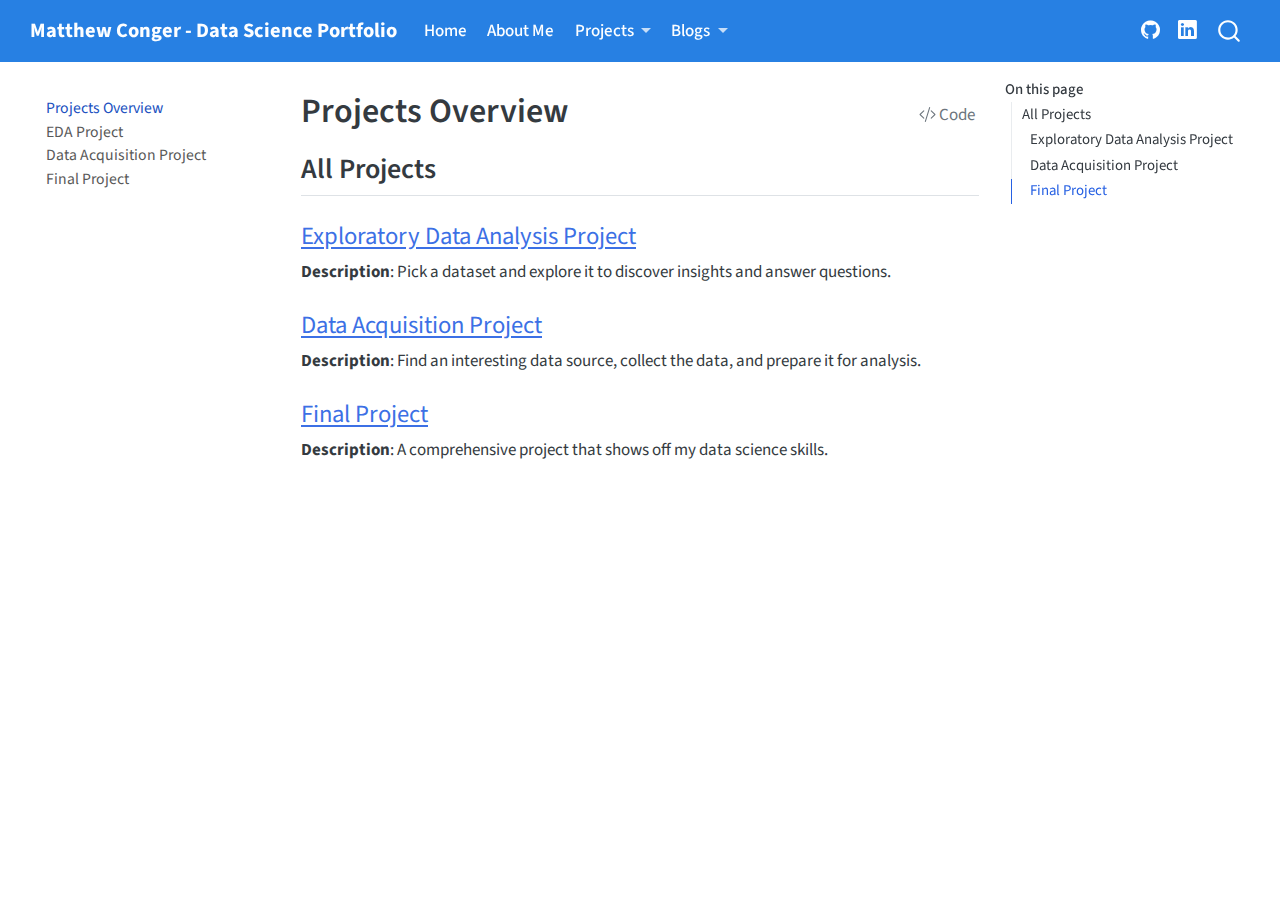
<file: docs/projects/index.html>
<!DOCTYPE html>
<html xmlns="http://www.w3.org/1999/xhtml" lang="en" xml:lang="en"><head>

<meta charset="utf-8">
<meta name="generator" content="quarto-1.8.26">

<meta name="viewport" content="width=device-width, initial-scale=1.0, user-scalable=yes">


<title>Projects Overview – Matthew Conger - Data Science Portfolio</title>
<style>
code{white-space: pre-wrap;}
span.smallcaps{font-variant: small-caps;}
div.columns{display: flex; gap: min(4vw, 1.5em);}
div.column{flex: auto; overflow-x: auto;}
div.hanging-indent{margin-left: 1.5em; text-indent: -1.5em;}
ul.task-list{list-style: none;}
ul.task-list li input[type="checkbox"] {
  width: 0.8em;
  margin: 0 0.8em 0.2em -1em; /* quarto-specific, see https://github.com/quarto-dev/quarto-cli/issues/4556 */ 
  vertical-align: middle;
}
/* CSS for syntax highlighting */
html { -webkit-text-size-adjust: 100%; }
pre > code.sourceCode { white-space: pre; position: relative; }
pre > code.sourceCode > span { display: inline-block; line-height: 1.25; }
pre > code.sourceCode > span:empty { height: 1.2em; }
.sourceCode { overflow: visible; }
code.sourceCode > span { color: inherit; text-decoration: inherit; }
div.sourceCode { margin: 1em 0; }
pre.sourceCode { margin: 0; }
@media screen {
div.sourceCode { overflow: auto; }
}
@media print {
pre > code.sourceCode { white-space: pre-wrap; }
pre > code.sourceCode > span { text-indent: -5em; padding-left: 5em; }
}
pre.numberSource code
  { counter-reset: source-line 0; }
pre.numberSource code > span
  { position: relative; left: -4em; counter-increment: source-line; }
pre.numberSource code > span > a:first-child::before
  { content: counter(source-line);
    position: relative; left: -1em; text-align: right; vertical-align: baseline;
    border: none; display: inline-block;
    -webkit-touch-callout: none; -webkit-user-select: none;
    -khtml-user-select: none; -moz-user-select: none;
    -ms-user-select: none; user-select: none;
    padding: 0 4px; width: 4em;
  }
pre.numberSource { margin-left: 3em;  padding-left: 4px; }
div.sourceCode
  {   }
@media screen {
pre > code.sourceCode > span > a:first-child::before { text-decoration: underline; }
}
</style>


<script src="../site_libs/quarto-nav/quarto-nav.js"></script>
<script src="../site_libs/quarto-nav/headroom.min.js"></script>
<script src="../site_libs/clipboard/clipboard.min.js"></script>
<script src="../site_libs/quarto-search/autocomplete.umd.js"></script>
<script src="../site_libs/quarto-search/fuse.min.js"></script>
<script src="../site_libs/quarto-search/quarto-search.js"></script>
<meta name="quarto:offset" content="../">
<script src="../site_libs/quarto-html/quarto.js" type="module"></script>
<script src="../site_libs/quarto-html/tabsets/tabsets.js" type="module"></script>
<script src="../site_libs/quarto-html/axe/axe-check.js" type="module"></script>
<script src="../site_libs/quarto-html/popper.min.js"></script>
<script src="../site_libs/quarto-html/tippy.umd.min.js"></script>
<script src="../site_libs/quarto-html/anchor.min.js"></script>
<link href="../site_libs/quarto-html/tippy.css" rel="stylesheet">
<link href="../site_libs/quarto-html/quarto-syntax-highlighting-587c61ba64f3a5504c4d52d930310e48.css" rel="stylesheet" id="quarto-text-highlighting-styles">
<script src="../site_libs/bootstrap/bootstrap.min.js"></script>
<link href="../site_libs/bootstrap/bootstrap-icons.css" rel="stylesheet">
<link href="../site_libs/bootstrap/bootstrap-029b10fc0dc652dab2ec1ac156c1a037.min.css" rel="stylesheet" append-hash="true" id="quarto-bootstrap" data-mode="light">
<script id="quarto-search-options" type="application/json">{
  "location": "navbar",
  "copy-button": false,
  "collapse-after": 3,
  "panel-placement": "end",
  "type": "overlay",
  "limit": 50,
  "keyboard-shortcut": [
    "f",
    "/",
    "s"
  ],
  "show-item-context": false,
  "language": {
    "search-no-results-text": "No results",
    "search-matching-documents-text": "matching documents",
    "search-copy-link-title": "Copy link to search",
    "search-hide-matches-text": "Hide additional matches",
    "search-more-match-text": "more match in this document",
    "search-more-matches-text": "more matches in this document",
    "search-clear-button-title": "Clear",
    "search-text-placeholder": "",
    "search-detached-cancel-button-title": "Cancel",
    "search-submit-button-title": "Submit",
    "search-label": "Search"
  }
}</script>


<link rel="stylesheet" href="../styles.css">
</head>

<body class="nav-sidebar floating nav-fixed quarto-light">

<div id="quarto-search-results"></div>
  <header id="quarto-header" class="headroom fixed-top">
    <nav class="navbar navbar-expand-lg " data-bs-theme="dark">
      <div class="navbar-container container-fluid">
      <div class="navbar-brand-container mx-auto">
    <a class="navbar-brand" href="../index.html">
    <span class="navbar-title">Matthew Conger - Data Science Portfolio</span>
    </a>
  </div>
            <div id="quarto-search" class="" title="Search"></div>
          <button class="navbar-toggler" type="button" data-bs-toggle="collapse" data-bs-target="#navbarCollapse" aria-controls="navbarCollapse" role="menu" aria-expanded="false" aria-label="Toggle navigation" onclick="if (window.quartoToggleHeadroom) { window.quartoToggleHeadroom(); }">
  <span class="navbar-toggler-icon"></span>
</button>
          <div class="collapse navbar-collapse" id="navbarCollapse">
            <ul class="navbar-nav navbar-nav-scroll me-auto">
  <li class="nav-item">
    <a class="nav-link" href="../index.html"> 
<span class="menu-text">Home</span></a>
  </li>  
  <li class="nav-item">
    <a class="nav-link" href="../about.html"> 
<span class="menu-text">About Me</span></a>
  </li>  
  <li class="nav-item dropdown ">
    <a class="nav-link dropdown-toggle" href="#" id="nav-menu-projects" role="link" data-bs-toggle="dropdown" aria-expanded="false">
 <span class="menu-text">Projects</span>
    </a>
    <ul class="dropdown-menu" aria-labelledby="nav-menu-projects">    
        <li>
    <a class="dropdown-item" href="../projects/index.html">
 <span class="dropdown-text">All Projects</span></a>
  </li>  
        <li><hr class="dropdown-divider"></li>
        <li>
    <a class="dropdown-item" href="../projects/eda.html">
 <span class="dropdown-text">Exploratory Data Analysis</span></a>
  </li>  
        <li>
    <a class="dropdown-item" href="../projects/data-acquisition.html">
 <span class="dropdown-text">Data Acquisition</span></a>
  </li>  
        <li>
    <a class="dropdown-item" href="../projects/final-project.html">
 <span class="dropdown-text">Final Project</span></a>
  </li>  
    </ul>
  </li>
  <li class="nav-item dropdown ">
    <a class="nav-link dropdown-toggle" href="#" id="nav-menu-blogs" role="link" data-bs-toggle="dropdown" aria-expanded="false">
 <span class="menu-text">Blogs</span>
    </a>
    <ul class="dropdown-menu" aria-labelledby="nav-menu-blogs">    
        <li>
    <a class="dropdown-item" href="../blogs/index.html">
 <span class="dropdown-text">All Blogs</span></a>
  </li>  
        <li><hr class="dropdown-divider"></li>
        <li>
    <a class="dropdown-item" href="../blogs/tutorial.html">
 <span class="dropdown-text">Tutorial Blog Post</span></a>
  </li>  
        <li>
    <a class="dropdown-item" href="../blogs/data_acquisition.html">
 <span class="dropdown-text">Data Acquisition Blog Post</span></a>
  </li>  
    </ul>
  </li>
</ul>
            <ul class="navbar-nav navbar-nav-scroll ms-auto">
  <li class="nav-item compact">
    <a class="nav-link" href="https://github.com/congerm"> <i class="bi bi-github" role="img">
</i> 
<span class="menu-text"></span></a>
  </li>  
  <li class="nav-item compact">
    <a class="nav-link" href="https://linkedin.com/in/matthew-conger"> <i class="bi bi-linkedin" role="img">
</i> 
<span class="menu-text"></span></a>
  </li>  
</ul>
          </div> <!-- /navcollapse -->
            <div class="quarto-navbar-tools">
</div>
      </div> <!-- /container-fluid -->
    </nav>
  <nav class="quarto-secondary-nav">
    <div class="container-fluid d-flex">
      <button type="button" class="quarto-btn-toggle btn" data-bs-toggle="collapse" role="button" data-bs-target=".quarto-sidebar-collapse-item" aria-controls="quarto-sidebar" aria-expanded="false" aria-label="Toggle sidebar navigation" onclick="if (window.quartoToggleHeadroom) { window.quartoToggleHeadroom(); }">
        <i class="bi bi-layout-text-sidebar-reverse"></i>
      </button>
        <nav class="quarto-page-breadcrumbs" aria-label="breadcrumb"><ol class="breadcrumb"><li class="breadcrumb-item"><a href="../projects/index.html">Projects Overview</a></li></ol></nav>
        <a class="flex-grow-1" role="navigation" data-bs-toggle="collapse" data-bs-target=".quarto-sidebar-collapse-item" aria-controls="quarto-sidebar" aria-expanded="false" aria-label="Toggle sidebar navigation" onclick="if (window.quartoToggleHeadroom) { window.quartoToggleHeadroom(); }">      
        </a>
    </div>
  </nav>
</header>
<!-- content -->
<div id="quarto-content" class="quarto-container page-columns page-rows-contents page-layout-article page-navbar">
<!-- sidebar -->
  <nav id="quarto-sidebar" class="sidebar collapse collapse-horizontal quarto-sidebar-collapse-item sidebar-navigation floating overflow-auto">
    <div class="sidebar-menu-container"> 
    <ul class="list-unstyled mt-1">
        <li class="sidebar-item">
  <div class="sidebar-item-container"> 
  <a href="../projects/index.html" class="sidebar-item-text sidebar-link active">
 <span class="menu-text">Projects Overview</span></a>
  </div>
</li>
        <li class="sidebar-item">
  <div class="sidebar-item-container"> 
  <a href="../projects/eda.html" class="sidebar-item-text sidebar-link">
 <span class="menu-text">EDA Project</span></a>
  </div>
</li>
        <li class="sidebar-item">
  <div class="sidebar-item-container"> 
  <a href="../projects/data-acquisition.html" class="sidebar-item-text sidebar-link">
 <span class="menu-text">Data Acquisition Project</span></a>
  </div>
</li>
        <li class="sidebar-item">
  <div class="sidebar-item-container"> 
  <a href="../projects/final-project.html" class="sidebar-item-text sidebar-link">
 <span class="menu-text">Final Project</span></a>
  </div>
</li>
    </ul>
    </div>
</nav>
<div id="quarto-sidebar-glass" class="quarto-sidebar-collapse-item" data-bs-toggle="collapse" data-bs-target=".quarto-sidebar-collapse-item"></div>
<!-- margin-sidebar -->
    <div id="quarto-margin-sidebar" class="sidebar margin-sidebar">
        <nav id="TOC" role="doc-toc" class="toc-active">
    <h2 id="toc-title">On this page</h2>
   
  <ul>
  <li><a href="#all-projects" id="toc-all-projects" class="nav-link active" data-scroll-target="#all-projects">All Projects</a>
  <ul class="collapse">
  <li><a href="#exploratory-data-analysis-project" id="toc-exploratory-data-analysis-project" class="nav-link" data-scroll-target="#exploratory-data-analysis-project">Exploratory Data Analysis Project</a></li>
  <li><a href="#data-acquisition-project" id="toc-data-acquisition-project" class="nav-link" data-scroll-target="#data-acquisition-project">Data Acquisition Project</a></li>
  <li><a href="#final-project" id="toc-final-project" class="nav-link" data-scroll-target="#final-project">Final Project</a></li>
  </ul></li>
  </ul>
</nav>
    </div>
<!-- main -->
<main class="content" id="quarto-document-content">

<header id="title-block-header" class="quarto-title-block default">
<div class="quarto-title">
<div class="quarto-title-block"><div><h1 class="title">Projects Overview</h1><button type="button" class="btn code-tools-button" id="quarto-code-tools-source"><i class="bi"></i> Code</button></div></div>
</div>



<div class="quarto-title-meta">

    
  
    
  </div>
  


</header>


<section id="all-projects" class="level2">
<h2 class="anchored" data-anchor-id="all-projects">All Projects</h2>
<section id="exploratory-data-analysis-project" class="level3">
<h3 class="anchored" data-anchor-id="exploratory-data-analysis-project"><a href="../projects/eda.html">Exploratory Data Analysis Project</a></h3>
<p><strong>Description</strong>: Pick a dataset and explore it to discover insights and answer questions.</p>
</section>
<section id="data-acquisition-project" class="level3">
<h3 class="anchored" data-anchor-id="data-acquisition-project"><a href="../projects/data-acquisition.html">Data Acquisition Project</a></h3>
<p><strong>Description</strong>: Find an interesting data source, collect the data, and prepare it for analysis.</p>
</section>
<section id="final-project" class="level3">
<h3 class="anchored" data-anchor-id="final-project"><a href="../projects/final-project.html">Final Project</a></h3>
<p><strong>Description</strong>: A comprehensive project that shows off my data science skills.</p>


<!-- -->

</section>
</section>

</main> <!-- /main -->
<script id="quarto-html-after-body" type="application/javascript">
  window.document.addEventListener("DOMContentLoaded", function (event) {
    const icon = "";
    const anchorJS = new window.AnchorJS();
    anchorJS.options = {
      placement: 'right',
      icon: icon
    };
    anchorJS.add('.anchored');
    const isCodeAnnotation = (el) => {
      for (const clz of el.classList) {
        if (clz.startsWith('code-annotation-')) {                     
          return true;
        }
      }
      return false;
    }
    const onCopySuccess = function(e) {
      // button target
      const button = e.trigger;
      // don't keep focus
      button.blur();
      // flash "checked"
      button.classList.add('code-copy-button-checked');
      var currentTitle = button.getAttribute("title");
      button.setAttribute("title", "Copied!");
      let tooltip;
      if (window.bootstrap) {
        button.setAttribute("data-bs-toggle", "tooltip");
        button.setAttribute("data-bs-placement", "left");
        button.setAttribute("data-bs-title", "Copied!");
        tooltip = new bootstrap.Tooltip(button, 
          { trigger: "manual", 
            customClass: "code-copy-button-tooltip",
            offset: [0, -8]});
        tooltip.show();    
      }
      setTimeout(function() {
        if (tooltip) {
          tooltip.hide();
          button.removeAttribute("data-bs-title");
          button.removeAttribute("data-bs-toggle");
          button.removeAttribute("data-bs-placement");
        }
        button.setAttribute("title", currentTitle);
        button.classList.remove('code-copy-button-checked');
      }, 1000);
      // clear code selection
      e.clearSelection();
    }
    const getTextToCopy = function(trigger) {
      const outerScaffold = trigger.parentElement.cloneNode(true);
      const codeEl = outerScaffold.querySelector('code');
      for (const childEl of codeEl.children) {
        if (isCodeAnnotation(childEl)) {
          childEl.remove();
        }
      }
      return codeEl.innerText;
    }
    const clipboard = new window.ClipboardJS('.code-copy-button:not([data-in-quarto-modal])', {
      text: getTextToCopy
    });
    clipboard.on('success', onCopySuccess);
    if (window.document.getElementById('quarto-embedded-source-code-modal')) {
      const clipboardModal = new window.ClipboardJS('.code-copy-button[data-in-quarto-modal]', {
        text: getTextToCopy,
        container: window.document.getElementById('quarto-embedded-source-code-modal')
      });
      clipboardModal.on('success', onCopySuccess);
    }
    const viewSource = window.document.getElementById('quarto-view-source') ||
                       window.document.getElementById('quarto-code-tools-source');
    if (viewSource) {
      const sourceUrl = viewSource.getAttribute("data-quarto-source-url");
      viewSource.addEventListener("click", function(e) {
        if (sourceUrl) {
          // rstudio viewer pane
          if (/\bcapabilities=\b/.test(window.location)) {
            window.open(sourceUrl);
          } else {
            window.location.href = sourceUrl;
          }
        } else {
          const modal = new bootstrap.Modal(document.getElementById('quarto-embedded-source-code-modal'));
          modal.show();
        }
        return false;
      });
    }
    function toggleCodeHandler(show) {
      return function(e) {
        const detailsSrc = window.document.querySelectorAll(".cell > details > .sourceCode");
        for (let i=0; i<detailsSrc.length; i++) {
          const details = detailsSrc[i].parentElement;
          if (show) {
            details.open = true;
          } else {
            details.removeAttribute("open");
          }
        }
        const cellCodeDivs = window.document.querySelectorAll(".cell > .sourceCode");
        const fromCls = show ? "hidden" : "unhidden";
        const toCls = show ? "unhidden" : "hidden";
        for (let i=0; i<cellCodeDivs.length; i++) {
          const codeDiv = cellCodeDivs[i];
          if (codeDiv.classList.contains(fromCls)) {
            codeDiv.classList.remove(fromCls);
            codeDiv.classList.add(toCls);
          } 
        }
        return false;
      }
    }
    const hideAllCode = window.document.getElementById("quarto-hide-all-code");
    if (hideAllCode) {
      hideAllCode.addEventListener("click", toggleCodeHandler(false));
    }
    const showAllCode = window.document.getElementById("quarto-show-all-code");
    if (showAllCode) {
      showAllCode.addEventListener("click", toggleCodeHandler(true));
    }
      var localhostRegex = new RegExp(/^(?:http|https):\/\/localhost\:?[0-9]*\//);
      var mailtoRegex = new RegExp(/^mailto:/);
        var filterRegex = new RegExp('/' + window.location.host + '/');
      var isInternal = (href) => {
          return filterRegex.test(href) || localhostRegex.test(href) || mailtoRegex.test(href);
      }
      // Inspect non-navigation links and adorn them if external
     var links = window.document.querySelectorAll('a[href]:not(.nav-link):not(.navbar-brand):not(.toc-action):not(.sidebar-link):not(.sidebar-item-toggle):not(.pagination-link):not(.no-external):not([aria-hidden]):not(.dropdown-item):not(.quarto-navigation-tool):not(.about-link)');
      for (var i=0; i<links.length; i++) {
        const link = links[i];
        if (!isInternal(link.href)) {
          // undo the damage that might have been done by quarto-nav.js in the case of
          // links that we want to consider external
          if (link.dataset.originalHref !== undefined) {
            link.href = link.dataset.originalHref;
          }
        }
      }
    function tippyHover(el, contentFn, onTriggerFn, onUntriggerFn) {
      const config = {
        allowHTML: true,
        maxWidth: 500,
        delay: 100,
        arrow: false,
        appendTo: function(el) {
            return el.parentElement;
        },
        interactive: true,
        interactiveBorder: 10,
        theme: 'quarto',
        placement: 'bottom-start',
      };
      if (contentFn) {
        config.content = contentFn;
      }
      if (onTriggerFn) {
        config.onTrigger = onTriggerFn;
      }
      if (onUntriggerFn) {
        config.onUntrigger = onUntriggerFn;
      }
      window.tippy(el, config); 
    }
    const noterefs = window.document.querySelectorAll('a[role="doc-noteref"]');
    for (var i=0; i<noterefs.length; i++) {
      const ref = noterefs[i];
      tippyHover(ref, function() {
        // use id or data attribute instead here
        let href = ref.getAttribute('data-footnote-href') || ref.getAttribute('href');
        try { href = new URL(href).hash; } catch {}
        const id = href.replace(/^#\/?/, "");
        const note = window.document.getElementById(id);
        if (note) {
          return note.innerHTML;
        } else {
          return "";
        }
      });
    }
    const xrefs = window.document.querySelectorAll('a.quarto-xref');
    const processXRef = (id, note) => {
      // Strip column container classes
      const stripColumnClz = (el) => {
        el.classList.remove("page-full", "page-columns");
        if (el.children) {
          for (const child of el.children) {
            stripColumnClz(child);
          }
        }
      }
      stripColumnClz(note)
      if (id === null || id.startsWith('sec-')) {
        // Special case sections, only their first couple elements
        const container = document.createElement("div");
        if (note.children && note.children.length > 2) {
          container.appendChild(note.children[0].cloneNode(true));
          for (let i = 1; i < note.children.length; i++) {
            const child = note.children[i];
            if (child.tagName === "P" && child.innerText === "") {
              continue;
            } else {
              container.appendChild(child.cloneNode(true));
              break;
            }
          }
          if (window.Quarto?.typesetMath) {
            window.Quarto.typesetMath(container);
          }
          return container.innerHTML
        } else {
          if (window.Quarto?.typesetMath) {
            window.Quarto.typesetMath(note);
          }
          return note.innerHTML;
        }
      } else {
        // Remove any anchor links if they are present
        const anchorLink = note.querySelector('a.anchorjs-link');
        if (anchorLink) {
          anchorLink.remove();
        }
        if (window.Quarto?.typesetMath) {
          window.Quarto.typesetMath(note);
        }
        if (note.classList.contains("callout")) {
          return note.outerHTML;
        } else {
          return note.innerHTML;
        }
      }
    }
    for (var i=0; i<xrefs.length; i++) {
      const xref = xrefs[i];
      tippyHover(xref, undefined, function(instance) {
        instance.disable();
        let url = xref.getAttribute('href');
        let hash = undefined; 
        if (url.startsWith('#')) {
          hash = url;
        } else {
          try { hash = new URL(url).hash; } catch {}
        }
        if (hash) {
          const id = hash.replace(/^#\/?/, "");
          const note = window.document.getElementById(id);
          if (note !== null) {
            try {
              const html = processXRef(id, note.cloneNode(true));
              instance.setContent(html);
            } finally {
              instance.enable();
              instance.show();
            }
          } else {
            // See if we can fetch this
            fetch(url.split('#')[0])
            .then(res => res.text())
            .then(html => {
              const parser = new DOMParser();
              const htmlDoc = parser.parseFromString(html, "text/html");
              const note = htmlDoc.getElementById(id);
              if (note !== null) {
                const html = processXRef(id, note);
                instance.setContent(html);
              } 
            }).finally(() => {
              instance.enable();
              instance.show();
            });
          }
        } else {
          // See if we can fetch a full url (with no hash to target)
          // This is a special case and we should probably do some content thinning / targeting
          fetch(url)
          .then(res => res.text())
          .then(html => {
            const parser = new DOMParser();
            const htmlDoc = parser.parseFromString(html, "text/html");
            const note = htmlDoc.querySelector('main.content');
            if (note !== null) {
              // This should only happen for chapter cross references
              // (since there is no id in the URL)
              // remove the first header
              if (note.children.length > 0 && note.children[0].tagName === "HEADER") {
                note.children[0].remove();
              }
              const html = processXRef(null, note);
              instance.setContent(html);
            } 
          }).finally(() => {
            instance.enable();
            instance.show();
          });
        }
      }, function(instance) {
      });
    }
        let selectedAnnoteEl;
        const selectorForAnnotation = ( cell, annotation) => {
          let cellAttr = 'data-code-cell="' + cell + '"';
          let lineAttr = 'data-code-annotation="' +  annotation + '"';
          const selector = 'span[' + cellAttr + '][' + lineAttr + ']';
          return selector;
        }
        const selectCodeLines = (annoteEl) => {
          const doc = window.document;
          const targetCell = annoteEl.getAttribute("data-target-cell");
          const targetAnnotation = annoteEl.getAttribute("data-target-annotation");
          const annoteSpan = window.document.querySelector(selectorForAnnotation(targetCell, targetAnnotation));
          const lines = annoteSpan.getAttribute("data-code-lines").split(",");
          const lineIds = lines.map((line) => {
            return targetCell + "-" + line;
          })
          let top = null;
          let height = null;
          let parent = null;
          if (lineIds.length > 0) {
              //compute the position of the single el (top and bottom and make a div)
              const el = window.document.getElementById(lineIds[0]);
              top = el.offsetTop;
              height = el.offsetHeight;
              parent = el.parentElement.parentElement;
            if (lineIds.length > 1) {
              const lastEl = window.document.getElementById(lineIds[lineIds.length - 1]);
              const bottom = lastEl.offsetTop + lastEl.offsetHeight;
              height = bottom - top;
            }
            if (top !== null && height !== null && parent !== null) {
              // cook up a div (if necessary) and position it 
              let div = window.document.getElementById("code-annotation-line-highlight");
              if (div === null) {
                div = window.document.createElement("div");
                div.setAttribute("id", "code-annotation-line-highlight");
                div.style.position = 'absolute';
                parent.appendChild(div);
              }
              div.style.top = top - 2 + "px";
              div.style.height = height + 4 + "px";
              div.style.left = 0;
              let gutterDiv = window.document.getElementById("code-annotation-line-highlight-gutter");
              if (gutterDiv === null) {
                gutterDiv = window.document.createElement("div");
                gutterDiv.setAttribute("id", "code-annotation-line-highlight-gutter");
                gutterDiv.style.position = 'absolute';
                const codeCell = window.document.getElementById(targetCell);
                const gutter = codeCell.querySelector('.code-annotation-gutter');
                gutter.appendChild(gutterDiv);
              }
              gutterDiv.style.top = top - 2 + "px";
              gutterDiv.style.height = height + 4 + "px";
            }
            selectedAnnoteEl = annoteEl;
          }
        };
        const unselectCodeLines = () => {
          const elementsIds = ["code-annotation-line-highlight", "code-annotation-line-highlight-gutter"];
          elementsIds.forEach((elId) => {
            const div = window.document.getElementById(elId);
            if (div) {
              div.remove();
            }
          });
          selectedAnnoteEl = undefined;
        };
          // Handle positioning of the toggle
      window.addEventListener(
        "resize",
        throttle(() => {
          elRect = undefined;
          if (selectedAnnoteEl) {
            selectCodeLines(selectedAnnoteEl);
          }
        }, 10)
      );
      function throttle(fn, ms) {
      let throttle = false;
      let timer;
        return (...args) => {
          if(!throttle) { // first call gets through
              fn.apply(this, args);
              throttle = true;
          } else { // all the others get throttled
              if(timer) clearTimeout(timer); // cancel #2
              timer = setTimeout(() => {
                fn.apply(this, args);
                timer = throttle = false;
              }, ms);
          }
        };
      }
        // Attach click handler to the DT
        const annoteDls = window.document.querySelectorAll('dt[data-target-cell]');
        for (const annoteDlNode of annoteDls) {
          annoteDlNode.addEventListener('click', (event) => {
            const clickedEl = event.target;
            if (clickedEl !== selectedAnnoteEl) {
              unselectCodeLines();
              const activeEl = window.document.querySelector('dt[data-target-cell].code-annotation-active');
              if (activeEl) {
                activeEl.classList.remove('code-annotation-active');
              }
              selectCodeLines(clickedEl);
              clickedEl.classList.add('code-annotation-active');
            } else {
              // Unselect the line
              unselectCodeLines();
              clickedEl.classList.remove('code-annotation-active');
            }
          });
        }
    const findCites = (el) => {
      const parentEl = el.parentElement;
      if (parentEl) {
        const cites = parentEl.dataset.cites;
        if (cites) {
          return {
            el,
            cites: cites.split(' ')
          };
        } else {
          return findCites(el.parentElement)
        }
      } else {
        return undefined;
      }
    };
    var bibliorefs = window.document.querySelectorAll('a[role="doc-biblioref"]');
    for (var i=0; i<bibliorefs.length; i++) {
      const ref = bibliorefs[i];
      const citeInfo = findCites(ref);
      if (citeInfo) {
        tippyHover(citeInfo.el, function() {
          var popup = window.document.createElement('div');
          citeInfo.cites.forEach(function(cite) {
            var citeDiv = window.document.createElement('div');
            citeDiv.classList.add('hanging-indent');
            citeDiv.classList.add('csl-entry');
            var biblioDiv = window.document.getElementById('ref-' + cite);
            if (biblioDiv) {
              citeDiv.innerHTML = biblioDiv.innerHTML;
            }
            popup.appendChild(citeDiv);
          });
          return popup.innerHTML;
        });
      }
    }
  });
  </script><div class="modal fade" id="quarto-embedded-source-code-modal" tabindex="-1" aria-labelledby="quarto-embedded-source-code-modal-label" aria-hidden="true"><div class="modal-dialog modal-dialog-scrollable"><div class="modal-content"><div class="modal-header"><h5 class="modal-title" id="quarto-embedded-source-code-modal-label">Source Code</h5><button class="btn-close" data-bs-dismiss="modal"></button></div><div class="modal-body"><div class="">
<div class="code-copy-outer-scaffold"><div class="sourceCode" id="cb1" data-shortcodes="false"><pre class="sourceCode markdown code-with-copy"><code class="sourceCode markdown"><span id="cb1-1"><a href="#cb1-1" aria-hidden="true" tabindex="-1"></a><span class="co">---</span></span>
<span id="cb1-2"><a href="#cb1-2" aria-hidden="true" tabindex="-1"></a><span class="an">title:</span><span class="co"> "Projects Overview"</span></span>
<span id="cb1-3"><a href="#cb1-3" aria-hidden="true" tabindex="-1"></a><span class="co">---</span></span>
<span id="cb1-4"><a href="#cb1-4" aria-hidden="true" tabindex="-1"></a></span>
<span id="cb1-5"><a href="#cb1-5" aria-hidden="true" tabindex="-1"></a><span class="fu">## All Projects</span></span>
<span id="cb1-6"><a href="#cb1-6" aria-hidden="true" tabindex="-1"></a></span>
<span id="cb1-7"><a href="#cb1-7" aria-hidden="true" tabindex="-1"></a><span class="fu">### [Exploratory Data Analysis Project](eda.qmd)</span></span>
<span id="cb1-8"><a href="#cb1-8" aria-hidden="true" tabindex="-1"></a>**Description**: Pick a dataset and explore it to discover insights and answer questions.</span>
<span id="cb1-9"><a href="#cb1-9" aria-hidden="true" tabindex="-1"></a></span>
<span id="cb1-10"><a href="#cb1-10" aria-hidden="true" tabindex="-1"></a><span class="fu">### [Data Acquisition Project](data-acquisition.qmd)</span></span>
<span id="cb1-11"><a href="#cb1-11" aria-hidden="true" tabindex="-1"></a>**Description**: Find an interesting data source, collect the data, and prepare it for analysis.</span>
<span id="cb1-12"><a href="#cb1-12" aria-hidden="true" tabindex="-1"></a></span>
<span id="cb1-13"><a href="#cb1-13" aria-hidden="true" tabindex="-1"></a><span class="fu">### [Final Project](final-project.qmd)</span></span>
<span id="cb1-14"><a href="#cb1-14" aria-hidden="true" tabindex="-1"></a>**Description**: A comprehensive project that shows off my data science skills.</span></code></pre></div><button title="Copy to Clipboard" class="code-copy-button" data-in-quarto-modal=""><i class="bi"></i></button></div>
</div></div></div></div></div>
</div> <!-- /content -->




</body></html>
</file>
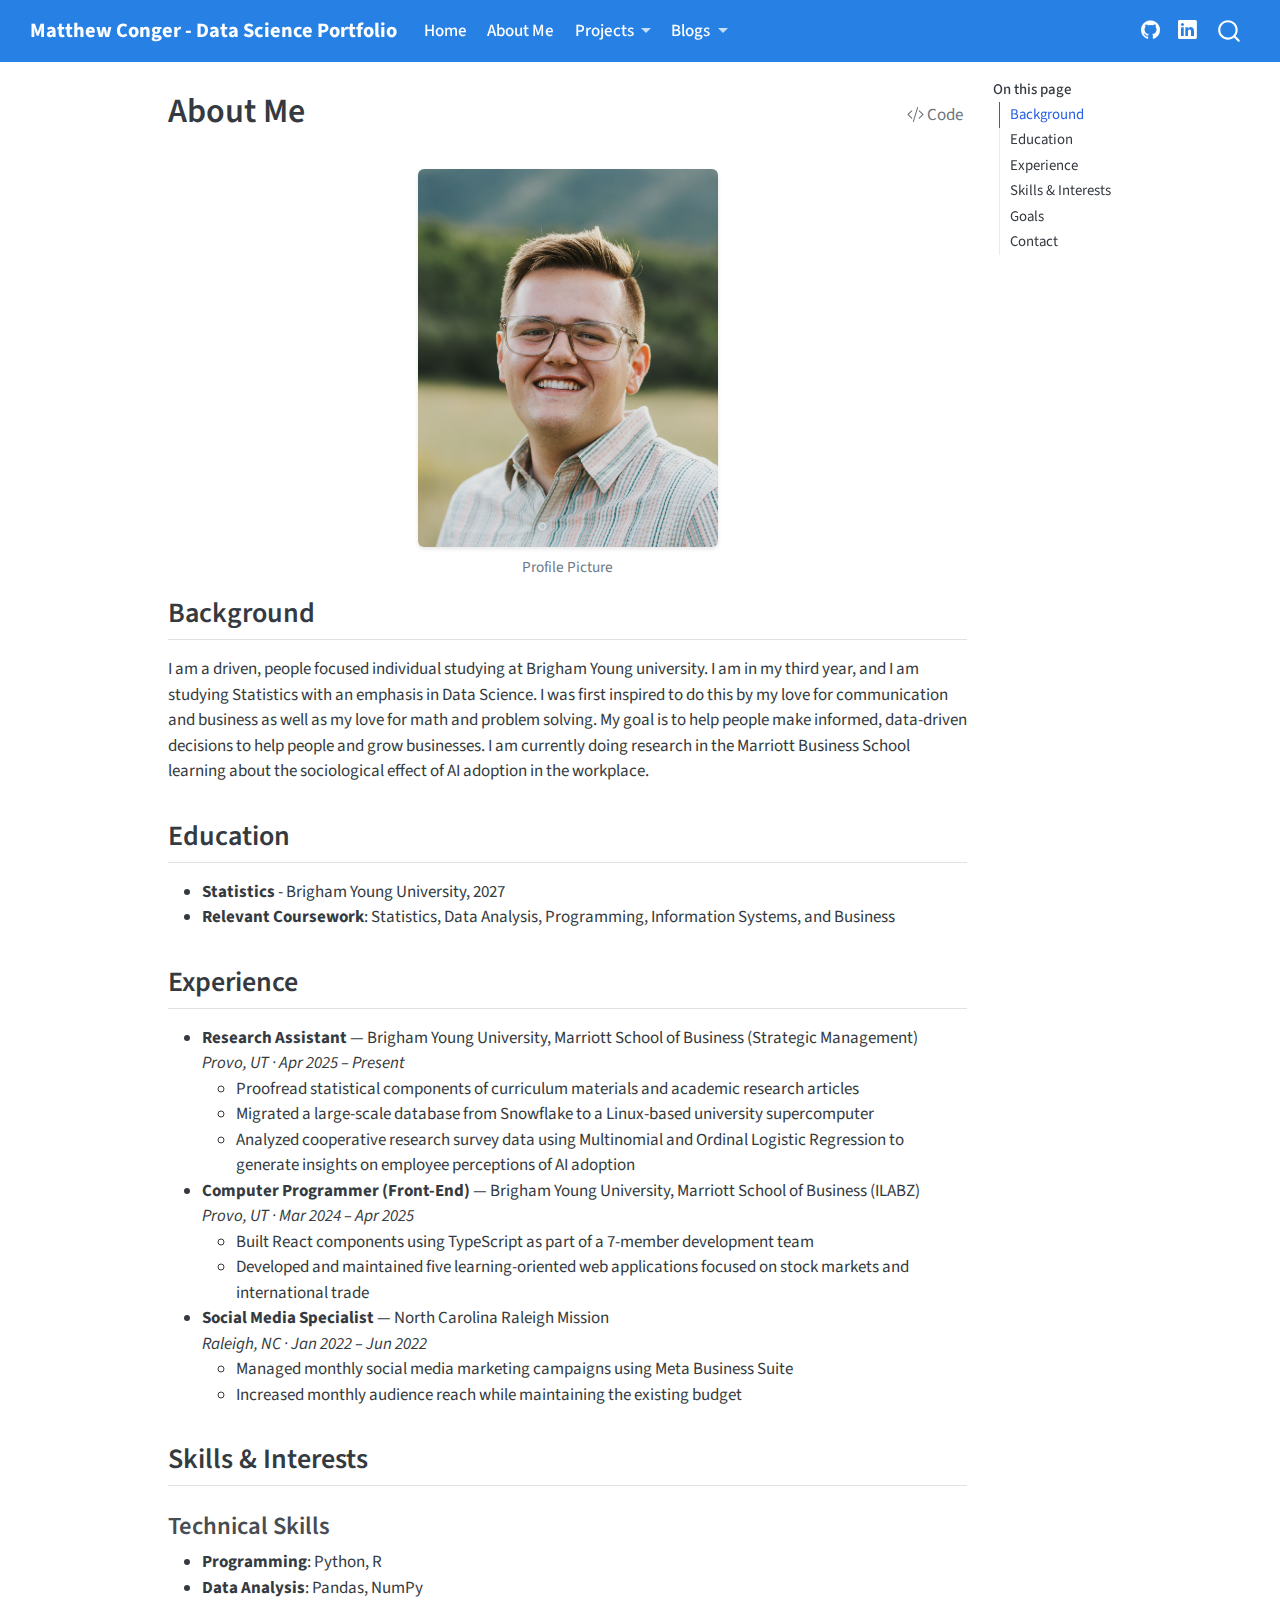
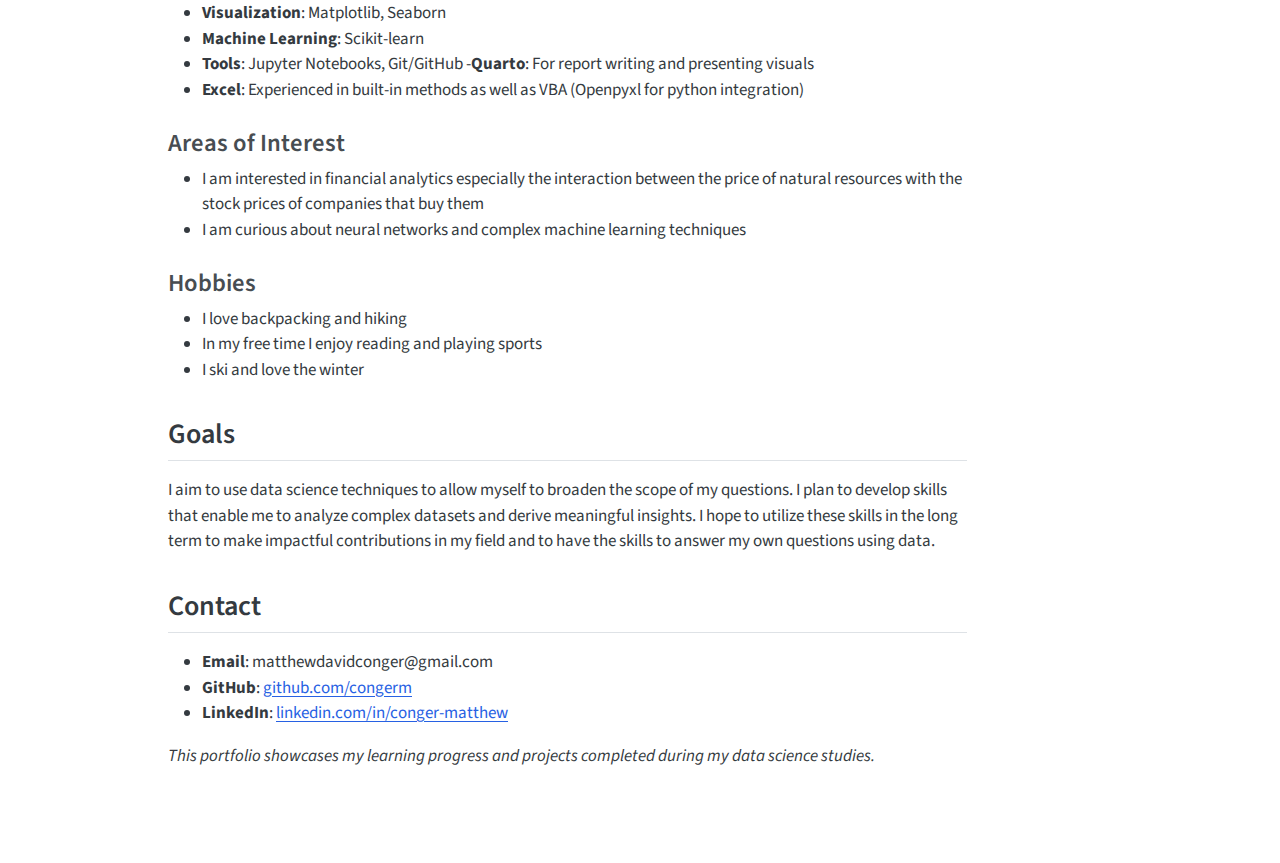
<file: docs/about.html>
<!DOCTYPE html>
<html xmlns="http://www.w3.org/1999/xhtml" lang="en" xml:lang="en"><head>

<meta charset="utf-8">
<meta name="generator" content="quarto-1.8.26">

<meta name="viewport" content="width=device-width, initial-scale=1.0, user-scalable=yes">


<title>About Me – Matthew Conger - Data Science Portfolio</title>
<style>
code{white-space: pre-wrap;}
span.smallcaps{font-variant: small-caps;}
div.columns{display: flex; gap: min(4vw, 1.5em);}
div.column{flex: auto; overflow-x: auto;}
div.hanging-indent{margin-left: 1.5em; text-indent: -1.5em;}
ul.task-list{list-style: none;}
ul.task-list li input[type="checkbox"] {
  width: 0.8em;
  margin: 0 0.8em 0.2em -1em; /* quarto-specific, see https://github.com/quarto-dev/quarto-cli/issues/4556 */ 
  vertical-align: middle;
}
/* CSS for syntax highlighting */
html { -webkit-text-size-adjust: 100%; }
pre > code.sourceCode { white-space: pre; position: relative; }
pre > code.sourceCode > span { display: inline-block; line-height: 1.25; }
pre > code.sourceCode > span:empty { height: 1.2em; }
.sourceCode { overflow: visible; }
code.sourceCode > span { color: inherit; text-decoration: inherit; }
div.sourceCode { margin: 1em 0; }
pre.sourceCode { margin: 0; }
@media screen {
div.sourceCode { overflow: auto; }
}
@media print {
pre > code.sourceCode { white-space: pre-wrap; }
pre > code.sourceCode > span { text-indent: -5em; padding-left: 5em; }
}
pre.numberSource code
  { counter-reset: source-line 0; }
pre.numberSource code > span
  { position: relative; left: -4em; counter-increment: source-line; }
pre.numberSource code > span > a:first-child::before
  { content: counter(source-line);
    position: relative; left: -1em; text-align: right; vertical-align: baseline;
    border: none; display: inline-block;
    -webkit-touch-callout: none; -webkit-user-select: none;
    -khtml-user-select: none; -moz-user-select: none;
    -ms-user-select: none; user-select: none;
    padding: 0 4px; width: 4em;
  }
pre.numberSource { margin-left: 3em;  padding-left: 4px; }
div.sourceCode
  {   }
@media screen {
pre > code.sourceCode > span > a:first-child::before { text-decoration: underline; }
}
</style>


<script src="site_libs/quarto-nav/quarto-nav.js"></script>
<script src="site_libs/quarto-nav/headroom.min.js"></script>
<script src="site_libs/clipboard/clipboard.min.js"></script>
<script src="site_libs/quarto-search/autocomplete.umd.js"></script>
<script src="site_libs/quarto-search/fuse.min.js"></script>
<script src="site_libs/quarto-search/quarto-search.js"></script>
<meta name="quarto:offset" content="./">
<script src="site_libs/quarto-html/quarto.js" type="module"></script>
<script src="site_libs/quarto-html/tabsets/tabsets.js" type="module"></script>
<script src="site_libs/quarto-html/axe/axe-check.js" type="module"></script>
<script src="site_libs/quarto-html/popper.min.js"></script>
<script src="site_libs/quarto-html/tippy.umd.min.js"></script>
<script src="site_libs/quarto-html/anchor.min.js"></script>
<link href="site_libs/quarto-html/tippy.css" rel="stylesheet">
<link href="site_libs/quarto-html/quarto-syntax-highlighting-587c61ba64f3a5504c4d52d930310e48.css" rel="stylesheet" id="quarto-text-highlighting-styles">
<script src="site_libs/bootstrap/bootstrap.min.js"></script>
<link href="site_libs/bootstrap/bootstrap-icons.css" rel="stylesheet">
<link href="site_libs/bootstrap/bootstrap-029b10fc0dc652dab2ec1ac156c1a037.min.css" rel="stylesheet" append-hash="true" id="quarto-bootstrap" data-mode="light">
<script id="quarto-search-options" type="application/json">{
  "location": "navbar",
  "copy-button": false,
  "collapse-after": 3,
  "panel-placement": "end",
  "type": "overlay",
  "limit": 50,
  "keyboard-shortcut": [
    "f",
    "/",
    "s"
  ],
  "show-item-context": false,
  "language": {
    "search-no-results-text": "No results",
    "search-matching-documents-text": "matching documents",
    "search-copy-link-title": "Copy link to search",
    "search-hide-matches-text": "Hide additional matches",
    "search-more-match-text": "more match in this document",
    "search-more-matches-text": "more matches in this document",
    "search-clear-button-title": "Clear",
    "search-text-placeholder": "",
    "search-detached-cancel-button-title": "Cancel",
    "search-submit-button-title": "Submit",
    "search-label": "Search"
  }
}</script>


<link rel="stylesheet" href="styles.css">
</head>

<body class="nav-fixed quarto-light">

<div id="quarto-search-results"></div>
  <header id="quarto-header" class="headroom fixed-top">
    <nav class="navbar navbar-expand-lg " data-bs-theme="dark">
      <div class="navbar-container container-fluid">
      <div class="navbar-brand-container mx-auto">
    <a class="navbar-brand" href="./index.html">
    <span class="navbar-title">Matthew Conger - Data Science Portfolio</span>
    </a>
  </div>
            <div id="quarto-search" class="" title="Search"></div>
          <button class="navbar-toggler" type="button" data-bs-toggle="collapse" data-bs-target="#navbarCollapse" aria-controls="navbarCollapse" role="menu" aria-expanded="false" aria-label="Toggle navigation" onclick="if (window.quartoToggleHeadroom) { window.quartoToggleHeadroom(); }">
  <span class="navbar-toggler-icon"></span>
</button>
          <div class="collapse navbar-collapse" id="navbarCollapse">
            <ul class="navbar-nav navbar-nav-scroll me-auto">
  <li class="nav-item">
    <a class="nav-link" href="./index.html"> 
<span class="menu-text">Home</span></a>
  </li>  
  <li class="nav-item">
    <a class="nav-link active" href="./about.html" aria-current="page"> 
<span class="menu-text">About Me</span></a>
  </li>  
  <li class="nav-item dropdown ">
    <a class="nav-link dropdown-toggle" href="#" id="nav-menu-projects" role="link" data-bs-toggle="dropdown" aria-expanded="false">
 <span class="menu-text">Projects</span>
    </a>
    <ul class="dropdown-menu" aria-labelledby="nav-menu-projects">    
        <li>
    <a class="dropdown-item" href="./projects/index.html">
 <span class="dropdown-text">All Projects</span></a>
  </li>  
        <li><hr class="dropdown-divider"></li>
        <li>
    <a class="dropdown-item" href="./projects/eda.html">
 <span class="dropdown-text">Exploratory Data Analysis</span></a>
  </li>  
        <li>
    <a class="dropdown-item" href="./projects/data-acquisition.html">
 <span class="dropdown-text">Data Acquisition</span></a>
  </li>  
        <li>
    <a class="dropdown-item" href="./projects/final-project.html">
 <span class="dropdown-text">Final Project</span></a>
  </li>  
    </ul>
  </li>
  <li class="nav-item dropdown ">
    <a class="nav-link dropdown-toggle" href="#" id="nav-menu-blogs" role="link" data-bs-toggle="dropdown" aria-expanded="false">
 <span class="menu-text">Blogs</span>
    </a>
    <ul class="dropdown-menu" aria-labelledby="nav-menu-blogs">    
        <li>
    <a class="dropdown-item" href="./blogs/index.html">
 <span class="dropdown-text">All Blogs</span></a>
  </li>  
        <li><hr class="dropdown-divider"></li>
        <li>
    <a class="dropdown-item" href="./blogs/tutorial.html">
 <span class="dropdown-text">Tutorial Blog Post</span></a>
  </li>  
        <li>
    <a class="dropdown-item" href="./blogs/data_acquisition.html">
 <span class="dropdown-text">Data Acquisition Blog Post</span></a>
  </li>  
    </ul>
  </li>
</ul>
            <ul class="navbar-nav navbar-nav-scroll ms-auto">
  <li class="nav-item compact">
    <a class="nav-link" href="https://github.com/congerm"> <i class="bi bi-github" role="img">
</i> 
<span class="menu-text"></span></a>
  </li>  
  <li class="nav-item compact">
    <a class="nav-link" href="https://linkedin.com/in/matthew-conger"> <i class="bi bi-linkedin" role="img">
</i> 
<span class="menu-text"></span></a>
  </li>  
</ul>
          </div> <!-- /navcollapse -->
            <div class="quarto-navbar-tools">
</div>
      </div> <!-- /container-fluid -->
    </nav>
</header>
<!-- content -->
<div id="quarto-content" class="quarto-container page-columns page-rows-contents page-layout-article page-navbar">
<!-- sidebar -->
<!-- margin-sidebar -->
    <div id="quarto-margin-sidebar" class="sidebar margin-sidebar">
        <nav id="TOC" role="doc-toc" class="toc-active">
    <h2 id="toc-title">On this page</h2>
   
  <ul>
  <li><a href="#background" id="toc-background" class="nav-link active" data-scroll-target="#background">Background</a></li>
  <li><a href="#education" id="toc-education" class="nav-link" data-scroll-target="#education">Education</a></li>
  <li><a href="#experience" id="toc-experience" class="nav-link" data-scroll-target="#experience">Experience</a></li>
  <li><a href="#skills-interests" id="toc-skills-interests" class="nav-link" data-scroll-target="#skills-interests">Skills &amp; Interests</a>
  <ul class="collapse">
  <li><a href="#technical-skills" id="toc-technical-skills" class="nav-link" data-scroll-target="#technical-skills">Technical Skills</a></li>
  <li><a href="#areas-of-interest" id="toc-areas-of-interest" class="nav-link" data-scroll-target="#areas-of-interest">Areas of Interest</a></li>
  <li><a href="#hobbies" id="toc-hobbies" class="nav-link" data-scroll-target="#hobbies">Hobbies</a></li>
  </ul></li>
  <li><a href="#goals" id="toc-goals" class="nav-link" data-scroll-target="#goals">Goals</a></li>
  <li><a href="#contact" id="toc-contact" class="nav-link" data-scroll-target="#contact">Contact</a></li>
  </ul>
</nav>
    </div>
<!-- main -->
<main class="content" id="quarto-document-content">

<header id="title-block-header" class="quarto-title-block default">
<div class="quarto-title">
<div class="quarto-title-block"><div><h1 class="title">About Me</h1><button type="button" class="btn code-tools-button" id="quarto-code-tools-source"><i class="bi"></i> Code</button></div></div>
</div>



<div class="quarto-title-meta">

    
  
    
  </div>
  


</header>


<div class="quarto-figure quarto-figure-center">
<figure class="figure">
<p><img src=".\profile-picture.jpeg" class="img-fluid figure-img" width="300"></p>
<figcaption>Profile Picture</figcaption>
</figure>
</div>
<section id="background" class="level2">
<h2 class="anchored" data-anchor-id="background">Background</h2>
<p>I am a driven, people focused individual studying at Brigham Young university. I am in my third year, and I am studying Statistics with an emphasis in Data Science. I was first inspired to do this by my love for communication and business as well as my love for math and problem solving. My goal is to help people make informed, data-driven decisions to help people and grow businesses. I am currently doing research in the Marriott Business School learning about the sociological effect of AI adoption in the workplace.</p>
</section>
<section id="education" class="level2">
<h2 class="anchored" data-anchor-id="education">Education</h2>
<ul>
<li><strong>Statistics</strong> - Brigham Young University, 2027</li>
<li><strong>Relevant Coursework</strong>: Statistics, Data Analysis, Programming, Information Systems, and Business</li>
</ul>
</section>
<section id="experience" class="level2">
<h2 class="anchored" data-anchor-id="experience">Experience</h2>
<ul>
<li><strong>Research Assistant</strong> — Brigham Young University, Marriott School of Business (Strategic Management)<br>
<em>Provo, UT · Apr 2025 – Present</em>
<ul>
<li>Proofread statistical components of curriculum materials and academic research articles<br>
</li>
<li>Migrated a large-scale database from Snowflake to a Linux-based university supercomputer<br>
</li>
<li>Analyzed cooperative research survey data using Multinomial and Ordinal Logistic Regression to generate insights on employee perceptions of AI adoption</li>
</ul></li>
<li><strong>Computer Programmer (Front-End)</strong> — Brigham Young University, Marriott School of Business (ILABZ)<br>
<em>Provo, UT · Mar 2024 – Apr 2025</em>
<ul>
<li>Built React components using TypeScript as part of a 7-member development team<br>
</li>
<li>Developed and maintained five learning-oriented web applications focused on stock markets and international trade</li>
</ul></li>
<li><strong>Social Media Specialist</strong> — North Carolina Raleigh Mission<br>
<em>Raleigh, NC · Jan 2022 – Jun 2022</em>
<ul>
<li>Managed monthly social media marketing campaigns using Meta Business Suite<br>
</li>
<li>Increased monthly audience reach while maintaining the existing budget</li>
</ul></li>
</ul>
</section>
<section id="skills-interests" class="level2">
<h2 class="anchored" data-anchor-id="skills-interests">Skills &amp; Interests</h2>
<section id="technical-skills" class="level3">
<h3 class="anchored" data-anchor-id="technical-skills">Technical Skills</h3>
<ul>
<li><strong>Programming</strong>: Python, R</li>
<li><strong>Data Analysis</strong>: Pandas, NumPy</li>
<li><strong>Visualization</strong>: Matplotlib, Seaborn</li>
<li><strong>Machine Learning</strong>: Scikit-learn</li>
<li><strong>Tools</strong>: Jupyter Notebooks, Git/GitHub -<strong>Quarto</strong>: For report writing and presenting visuals</li>
<li><strong>Excel</strong>: Experienced in built-in methods as well as VBA (Openpyxl for python integration)</li>
</ul>
</section>
<section id="areas-of-interest" class="level3">
<h3 class="anchored" data-anchor-id="areas-of-interest">Areas of Interest</h3>
<ul>
<li>I am interested in financial analytics especially the interaction between the price of natural resources with the stock prices of companies that buy them</li>
<li>I am curious about neural networks and complex machine learning techniques</li>
</ul>
</section>
<section id="hobbies" class="level3">
<h3 class="anchored" data-anchor-id="hobbies">Hobbies</h3>
<ul>
<li>I love backpacking and hiking</li>
<li>In my free time I enjoy reading and playing sports</li>
<li>I ski and love the winter</li>
</ul>
</section>
</section>
<section id="goals" class="level2">
<h2 class="anchored" data-anchor-id="goals">Goals</h2>
<p>I aim to use data science techniques to allow myself to broaden the scope of my questions. I plan to develop skills that enable me to analyze complex datasets and derive meaningful insights. I hope to utilize these skills in the long term to make impactful contributions in my field and to have the skills to answer my own questions using data.</p>
</section>
<section id="contact" class="level2">
<h2 class="anchored" data-anchor-id="contact">Contact</h2>
<ul>
<li><strong>Email</strong>: matthewdavidconger@gmail.com</li>
<li><strong>GitHub</strong>: <a href="https://github.com/congerm">github.com/congerm</a></li>
<li><strong>LinkedIn</strong>: <a href="https://linkedin.com/in/conger-matthew">linkedin.com/in/conger-matthew</a></li>
</ul>
<p><em>This portfolio showcases my learning progress and projects completed during my data science studies.</em></p>


<!-- -->

</section>

</main> <!-- /main -->
<script id="quarto-html-after-body" type="application/javascript">
  window.document.addEventListener("DOMContentLoaded", function (event) {
    const icon = "";
    const anchorJS = new window.AnchorJS();
    anchorJS.options = {
      placement: 'right',
      icon: icon
    };
    anchorJS.add('.anchored');
    const isCodeAnnotation = (el) => {
      for (const clz of el.classList) {
        if (clz.startsWith('code-annotation-')) {                     
          return true;
        }
      }
      return false;
    }
    const onCopySuccess = function(e) {
      // button target
      const button = e.trigger;
      // don't keep focus
      button.blur();
      // flash "checked"
      button.classList.add('code-copy-button-checked');
      var currentTitle = button.getAttribute("title");
      button.setAttribute("title", "Copied!");
      let tooltip;
      if (window.bootstrap) {
        button.setAttribute("data-bs-toggle", "tooltip");
        button.setAttribute("data-bs-placement", "left");
        button.setAttribute("data-bs-title", "Copied!");
        tooltip = new bootstrap.Tooltip(button, 
          { trigger: "manual", 
            customClass: "code-copy-button-tooltip",
            offset: [0, -8]});
        tooltip.show();    
      }
      setTimeout(function() {
        if (tooltip) {
          tooltip.hide();
          button.removeAttribute("data-bs-title");
          button.removeAttribute("data-bs-toggle");
          button.removeAttribute("data-bs-placement");
        }
        button.setAttribute("title", currentTitle);
        button.classList.remove('code-copy-button-checked');
      }, 1000);
      // clear code selection
      e.clearSelection();
    }
    const getTextToCopy = function(trigger) {
      const outerScaffold = trigger.parentElement.cloneNode(true);
      const codeEl = outerScaffold.querySelector('code');
      for (const childEl of codeEl.children) {
        if (isCodeAnnotation(childEl)) {
          childEl.remove();
        }
      }
      return codeEl.innerText;
    }
    const clipboard = new window.ClipboardJS('.code-copy-button:not([data-in-quarto-modal])', {
      text: getTextToCopy
    });
    clipboard.on('success', onCopySuccess);
    if (window.document.getElementById('quarto-embedded-source-code-modal')) {
      const clipboardModal = new window.ClipboardJS('.code-copy-button[data-in-quarto-modal]', {
        text: getTextToCopy,
        container: window.document.getElementById('quarto-embedded-source-code-modal')
      });
      clipboardModal.on('success', onCopySuccess);
    }
    const viewSource = window.document.getElementById('quarto-view-source') ||
                       window.document.getElementById('quarto-code-tools-source');
    if (viewSource) {
      const sourceUrl = viewSource.getAttribute("data-quarto-source-url");
      viewSource.addEventListener("click", function(e) {
        if (sourceUrl) {
          // rstudio viewer pane
          if (/\bcapabilities=\b/.test(window.location)) {
            window.open(sourceUrl);
          } else {
            window.location.href = sourceUrl;
          }
        } else {
          const modal = new bootstrap.Modal(document.getElementById('quarto-embedded-source-code-modal'));
          modal.show();
        }
        return false;
      });
    }
    function toggleCodeHandler(show) {
      return function(e) {
        const detailsSrc = window.document.querySelectorAll(".cell > details > .sourceCode");
        for (let i=0; i<detailsSrc.length; i++) {
          const details = detailsSrc[i].parentElement;
          if (show) {
            details.open = true;
          } else {
            details.removeAttribute("open");
          }
        }
        const cellCodeDivs = window.document.querySelectorAll(".cell > .sourceCode");
        const fromCls = show ? "hidden" : "unhidden";
        const toCls = show ? "unhidden" : "hidden";
        for (let i=0; i<cellCodeDivs.length; i++) {
          const codeDiv = cellCodeDivs[i];
          if (codeDiv.classList.contains(fromCls)) {
            codeDiv.classList.remove(fromCls);
            codeDiv.classList.add(toCls);
          } 
        }
        return false;
      }
    }
    const hideAllCode = window.document.getElementById("quarto-hide-all-code");
    if (hideAllCode) {
      hideAllCode.addEventListener("click", toggleCodeHandler(false));
    }
    const showAllCode = window.document.getElementById("quarto-show-all-code");
    if (showAllCode) {
      showAllCode.addEventListener("click", toggleCodeHandler(true));
    }
      var localhostRegex = new RegExp(/^(?:http|https):\/\/localhost\:?[0-9]*\//);
      var mailtoRegex = new RegExp(/^mailto:/);
        var filterRegex = new RegExp('/' + window.location.host + '/');
      var isInternal = (href) => {
          return filterRegex.test(href) || localhostRegex.test(href) || mailtoRegex.test(href);
      }
      // Inspect non-navigation links and adorn them if external
     var links = window.document.querySelectorAll('a[href]:not(.nav-link):not(.navbar-brand):not(.toc-action):not(.sidebar-link):not(.sidebar-item-toggle):not(.pagination-link):not(.no-external):not([aria-hidden]):not(.dropdown-item):not(.quarto-navigation-tool):not(.about-link)');
      for (var i=0; i<links.length; i++) {
        const link = links[i];
        if (!isInternal(link.href)) {
          // undo the damage that might have been done by quarto-nav.js in the case of
          // links that we want to consider external
          if (link.dataset.originalHref !== undefined) {
            link.href = link.dataset.originalHref;
          }
        }
      }
    function tippyHover(el, contentFn, onTriggerFn, onUntriggerFn) {
      const config = {
        allowHTML: true,
        maxWidth: 500,
        delay: 100,
        arrow: false,
        appendTo: function(el) {
            return el.parentElement;
        },
        interactive: true,
        interactiveBorder: 10,
        theme: 'quarto',
        placement: 'bottom-start',
      };
      if (contentFn) {
        config.content = contentFn;
      }
      if (onTriggerFn) {
        config.onTrigger = onTriggerFn;
      }
      if (onUntriggerFn) {
        config.onUntrigger = onUntriggerFn;
      }
      window.tippy(el, config); 
    }
    const noterefs = window.document.querySelectorAll('a[role="doc-noteref"]');
    for (var i=0; i<noterefs.length; i++) {
      const ref = noterefs[i];
      tippyHover(ref, function() {
        // use id or data attribute instead here
        let href = ref.getAttribute('data-footnote-href') || ref.getAttribute('href');
        try { href = new URL(href).hash; } catch {}
        const id = href.replace(/^#\/?/, "");
        const note = window.document.getElementById(id);
        if (note) {
          return note.innerHTML;
        } else {
          return "";
        }
      });
    }
    const xrefs = window.document.querySelectorAll('a.quarto-xref');
    const processXRef = (id, note) => {
      // Strip column container classes
      const stripColumnClz = (el) => {
        el.classList.remove("page-full", "page-columns");
        if (el.children) {
          for (const child of el.children) {
            stripColumnClz(child);
          }
        }
      }
      stripColumnClz(note)
      if (id === null || id.startsWith('sec-')) {
        // Special case sections, only their first couple elements
        const container = document.createElement("div");
        if (note.children && note.children.length > 2) {
          container.appendChild(note.children[0].cloneNode(true));
          for (let i = 1; i < note.children.length; i++) {
            const child = note.children[i];
            if (child.tagName === "P" && child.innerText === "") {
              continue;
            } else {
              container.appendChild(child.cloneNode(true));
              break;
            }
          }
          if (window.Quarto?.typesetMath) {
            window.Quarto.typesetMath(container);
          }
          return container.innerHTML
        } else {
          if (window.Quarto?.typesetMath) {
            window.Quarto.typesetMath(note);
          }
          return note.innerHTML;
        }
      } else {
        // Remove any anchor links if they are present
        const anchorLink = note.querySelector('a.anchorjs-link');
        if (anchorLink) {
          anchorLink.remove();
        }
        if (window.Quarto?.typesetMath) {
          window.Quarto.typesetMath(note);
        }
        if (note.classList.contains("callout")) {
          return note.outerHTML;
        } else {
          return note.innerHTML;
        }
      }
    }
    for (var i=0; i<xrefs.length; i++) {
      const xref = xrefs[i];
      tippyHover(xref, undefined, function(instance) {
        instance.disable();
        let url = xref.getAttribute('href');
        let hash = undefined; 
        if (url.startsWith('#')) {
          hash = url;
        } else {
          try { hash = new URL(url).hash; } catch {}
        }
        if (hash) {
          const id = hash.replace(/^#\/?/, "");
          const note = window.document.getElementById(id);
          if (note !== null) {
            try {
              const html = processXRef(id, note.cloneNode(true));
              instance.setContent(html);
            } finally {
              instance.enable();
              instance.show();
            }
          } else {
            // See if we can fetch this
            fetch(url.split('#')[0])
            .then(res => res.text())
            .then(html => {
              const parser = new DOMParser();
              const htmlDoc = parser.parseFromString(html, "text/html");
              const note = htmlDoc.getElementById(id);
              if (note !== null) {
                const html = processXRef(id, note);
                instance.setContent(html);
              } 
            }).finally(() => {
              instance.enable();
              instance.show();
            });
          }
        } else {
          // See if we can fetch a full url (with no hash to target)
          // This is a special case and we should probably do some content thinning / targeting
          fetch(url)
          .then(res => res.text())
          .then(html => {
            const parser = new DOMParser();
            const htmlDoc = parser.parseFromString(html, "text/html");
            const note = htmlDoc.querySelector('main.content');
            if (note !== null) {
              // This should only happen for chapter cross references
              // (since there is no id in the URL)
              // remove the first header
              if (note.children.length > 0 && note.children[0].tagName === "HEADER") {
                note.children[0].remove();
              }
              const html = processXRef(null, note);
              instance.setContent(html);
            } 
          }).finally(() => {
            instance.enable();
            instance.show();
          });
        }
      }, function(instance) {
      });
    }
        let selectedAnnoteEl;
        const selectorForAnnotation = ( cell, annotation) => {
          let cellAttr = 'data-code-cell="' + cell + '"';
          let lineAttr = 'data-code-annotation="' +  annotation + '"';
          const selector = 'span[' + cellAttr + '][' + lineAttr + ']';
          return selector;
        }
        const selectCodeLines = (annoteEl) => {
          const doc = window.document;
          const targetCell = annoteEl.getAttribute("data-target-cell");
          const targetAnnotation = annoteEl.getAttribute("data-target-annotation");
          const annoteSpan = window.document.querySelector(selectorForAnnotation(targetCell, targetAnnotation));
          const lines = annoteSpan.getAttribute("data-code-lines").split(",");
          const lineIds = lines.map((line) => {
            return targetCell + "-" + line;
          })
          let top = null;
          let height = null;
          let parent = null;
          if (lineIds.length > 0) {
              //compute the position of the single el (top and bottom and make a div)
              const el = window.document.getElementById(lineIds[0]);
              top = el.offsetTop;
              height = el.offsetHeight;
              parent = el.parentElement.parentElement;
            if (lineIds.length > 1) {
              const lastEl = window.document.getElementById(lineIds[lineIds.length - 1]);
              const bottom = lastEl.offsetTop + lastEl.offsetHeight;
              height = bottom - top;
            }
            if (top !== null && height !== null && parent !== null) {
              // cook up a div (if necessary) and position it 
              let div = window.document.getElementById("code-annotation-line-highlight");
              if (div === null) {
                div = window.document.createElement("div");
                div.setAttribute("id", "code-annotation-line-highlight");
                div.style.position = 'absolute';
                parent.appendChild(div);
              }
              div.style.top = top - 2 + "px";
              div.style.height = height + 4 + "px";
              div.style.left = 0;
              let gutterDiv = window.document.getElementById("code-annotation-line-highlight-gutter");
              if (gutterDiv === null) {
                gutterDiv = window.document.createElement("div");
                gutterDiv.setAttribute("id", "code-annotation-line-highlight-gutter");
                gutterDiv.style.position = 'absolute';
                const codeCell = window.document.getElementById(targetCell);
                const gutter = codeCell.querySelector('.code-annotation-gutter');
                gutter.appendChild(gutterDiv);
              }
              gutterDiv.style.top = top - 2 + "px";
              gutterDiv.style.height = height + 4 + "px";
            }
            selectedAnnoteEl = annoteEl;
          }
        };
        const unselectCodeLines = () => {
          const elementsIds = ["code-annotation-line-highlight", "code-annotation-line-highlight-gutter"];
          elementsIds.forEach((elId) => {
            const div = window.document.getElementById(elId);
            if (div) {
              div.remove();
            }
          });
          selectedAnnoteEl = undefined;
        };
          // Handle positioning of the toggle
      window.addEventListener(
        "resize",
        throttle(() => {
          elRect = undefined;
          if (selectedAnnoteEl) {
            selectCodeLines(selectedAnnoteEl);
          }
        }, 10)
      );
      function throttle(fn, ms) {
      let throttle = false;
      let timer;
        return (...args) => {
          if(!throttle) { // first call gets through
              fn.apply(this, args);
              throttle = true;
          } else { // all the others get throttled
              if(timer) clearTimeout(timer); // cancel #2
              timer = setTimeout(() => {
                fn.apply(this, args);
                timer = throttle = false;
              }, ms);
          }
        };
      }
        // Attach click handler to the DT
        const annoteDls = window.document.querySelectorAll('dt[data-target-cell]');
        for (const annoteDlNode of annoteDls) {
          annoteDlNode.addEventListener('click', (event) => {
            const clickedEl = event.target;
            if (clickedEl !== selectedAnnoteEl) {
              unselectCodeLines();
              const activeEl = window.document.querySelector('dt[data-target-cell].code-annotation-active');
              if (activeEl) {
                activeEl.classList.remove('code-annotation-active');
              }
              selectCodeLines(clickedEl);
              clickedEl.classList.add('code-annotation-active');
            } else {
              // Unselect the line
              unselectCodeLines();
              clickedEl.classList.remove('code-annotation-active');
            }
          });
        }
    const findCites = (el) => {
      const parentEl = el.parentElement;
      if (parentEl) {
        const cites = parentEl.dataset.cites;
        if (cites) {
          return {
            el,
            cites: cites.split(' ')
          };
        } else {
          return findCites(el.parentElement)
        }
      } else {
        return undefined;
      }
    };
    var bibliorefs = window.document.querySelectorAll('a[role="doc-biblioref"]');
    for (var i=0; i<bibliorefs.length; i++) {
      const ref = bibliorefs[i];
      const citeInfo = findCites(ref);
      if (citeInfo) {
        tippyHover(citeInfo.el, function() {
          var popup = window.document.createElement('div');
          citeInfo.cites.forEach(function(cite) {
            var citeDiv = window.document.createElement('div');
            citeDiv.classList.add('hanging-indent');
            citeDiv.classList.add('csl-entry');
            var biblioDiv = window.document.getElementById('ref-' + cite);
            if (biblioDiv) {
              citeDiv.innerHTML = biblioDiv.innerHTML;
            }
            popup.appendChild(citeDiv);
          });
          return popup.innerHTML;
        });
      }
    }
  });
  </script><div class="modal fade" id="quarto-embedded-source-code-modal" tabindex="-1" aria-labelledby="quarto-embedded-source-code-modal-label" aria-hidden="true"><div class="modal-dialog modal-dialog-scrollable"><div class="modal-content"><div class="modal-header"><h5 class="modal-title" id="quarto-embedded-source-code-modal-label">Source Code</h5><button class="btn-close" data-bs-dismiss="modal"></button></div><div class="modal-body"><div class="">
<div class="code-copy-outer-scaffold"><div class="sourceCode" id="cb1" data-shortcodes="false"><pre class="sourceCode markdown code-with-copy"><code class="sourceCode markdown"><span id="cb1-1"><a href="#cb1-1" aria-hidden="true" tabindex="-1"></a><span class="co">---</span></span>
<span id="cb1-2"><a href="#cb1-2" aria-hidden="true" tabindex="-1"></a><span class="an">title:</span><span class="co"> "About Me"</span></span>
<span id="cb1-3"><a href="#cb1-3" aria-hidden="true" tabindex="-1"></a><span class="co">---</span></span>
<span id="cb1-4"><a href="#cb1-4" aria-hidden="true" tabindex="-1"></a></span>
<span id="cb1-5"><a href="#cb1-5" aria-hidden="true" tabindex="-1"></a><span class="al">![Profile Picture](/profile-picture.jpeg)</span>{width=300px}</span>
<span id="cb1-6"><a href="#cb1-6" aria-hidden="true" tabindex="-1"></a></span>
<span id="cb1-7"><a href="#cb1-7" aria-hidden="true" tabindex="-1"></a><span class="fu">## Background</span></span>
<span id="cb1-8"><a href="#cb1-8" aria-hidden="true" tabindex="-1"></a></span>
<span id="cb1-9"><a href="#cb1-9" aria-hidden="true" tabindex="-1"></a>I am a driven, people focused individual studying at Brigham Young university. I am in my third year, and I am studying Statistics with an emphasis in Data Science. I was first inspired to do this by my love for communication and business as well as my love for math and problem solving. My goal is to help people make informed, data-driven decisions to help people and grow businesses. I am currently doing research in the Marriott Business School learning about the sociological effect of AI adoption in the workplace.</span>
<span id="cb1-10"><a href="#cb1-10" aria-hidden="true" tabindex="-1"></a></span>
<span id="cb1-11"><a href="#cb1-11" aria-hidden="true" tabindex="-1"></a><span class="fu">## Education</span></span>
<span id="cb1-12"><a href="#cb1-12" aria-hidden="true" tabindex="-1"></a></span>
<span id="cb1-13"><a href="#cb1-13" aria-hidden="true" tabindex="-1"></a><span class="ss">- </span>**Statistics** - Brigham Young University, 2027</span>
<span id="cb1-14"><a href="#cb1-14" aria-hidden="true" tabindex="-1"></a><span class="ss">- </span>**Relevant Coursework**: Statistics, Data Analysis, Programming, Information Systems, and Business</span>
<span id="cb1-15"><a href="#cb1-15" aria-hidden="true" tabindex="-1"></a></span>
<span id="cb1-16"><a href="#cb1-16" aria-hidden="true" tabindex="-1"></a><span class="fu">## Experience</span></span>
<span id="cb1-17"><a href="#cb1-17" aria-hidden="true" tabindex="-1"></a></span>
<span id="cb1-18"><a href="#cb1-18" aria-hidden="true" tabindex="-1"></a><span class="ss">- </span>**Research Assistant** — Brigham Young University, Marriott School of Business (Strategic Management)  </span>
<span id="cb1-19"><a href="#cb1-19" aria-hidden="true" tabindex="-1"></a>  *Provo, UT · Apr 2025 – Present*  </span>
<span id="cb1-20"><a href="#cb1-20" aria-hidden="true" tabindex="-1"></a><span class="ss">  - </span>Proofread statistical components of curriculum materials and academic research articles  </span>
<span id="cb1-21"><a href="#cb1-21" aria-hidden="true" tabindex="-1"></a><span class="ss">  - </span>Migrated a large-scale database from Snowflake to a Linux-based university supercomputer  </span>
<span id="cb1-22"><a href="#cb1-22" aria-hidden="true" tabindex="-1"></a><span class="ss">  - </span>Analyzed cooperative research survey data using Multinomial and Ordinal Logistic Regression to generate insights on employee perceptions of AI adoption  </span>
<span id="cb1-23"><a href="#cb1-23" aria-hidden="true" tabindex="-1"></a></span>
<span id="cb1-24"><a href="#cb1-24" aria-hidden="true" tabindex="-1"></a><span class="ss">- </span>**Computer Programmer (Front-End)** — Brigham Young University, Marriott School of Business (ILABZ)  </span>
<span id="cb1-25"><a href="#cb1-25" aria-hidden="true" tabindex="-1"></a>  *Provo, UT · Mar 2024 – Apr 2025*  </span>
<span id="cb1-26"><a href="#cb1-26" aria-hidden="true" tabindex="-1"></a><span class="ss">  - </span>Built React components using TypeScript as part of a 7-member development team  </span>
<span id="cb1-27"><a href="#cb1-27" aria-hidden="true" tabindex="-1"></a><span class="ss">  - </span>Developed and maintained five learning-oriented web applications focused on stock markets and international trade  </span>
<span id="cb1-28"><a href="#cb1-28" aria-hidden="true" tabindex="-1"></a></span>
<span id="cb1-29"><a href="#cb1-29" aria-hidden="true" tabindex="-1"></a><span class="ss">- </span>**Social Media Specialist** — North Carolina Raleigh Mission  </span>
<span id="cb1-30"><a href="#cb1-30" aria-hidden="true" tabindex="-1"></a>  *Raleigh, NC · Jan 2022 – Jun 2022*  </span>
<span id="cb1-31"><a href="#cb1-31" aria-hidden="true" tabindex="-1"></a><span class="ss">  - </span>Managed monthly social media marketing campaigns using Meta Business Suite  </span>
<span id="cb1-32"><a href="#cb1-32" aria-hidden="true" tabindex="-1"></a><span class="ss">  - </span>Increased monthly audience reach while maintaining the existing budget  </span>
<span id="cb1-33"><a href="#cb1-33" aria-hidden="true" tabindex="-1"></a></span>
<span id="cb1-34"><a href="#cb1-34" aria-hidden="true" tabindex="-1"></a><span class="fu">## Skills &amp; Interests</span></span>
<span id="cb1-35"><a href="#cb1-35" aria-hidden="true" tabindex="-1"></a></span>
<span id="cb1-36"><a href="#cb1-36" aria-hidden="true" tabindex="-1"></a><span class="fu">### Technical Skills</span></span>
<span id="cb1-37"><a href="#cb1-37" aria-hidden="true" tabindex="-1"></a><span class="ss">- </span>**Programming**: Python, R</span>
<span id="cb1-38"><a href="#cb1-38" aria-hidden="true" tabindex="-1"></a><span class="ss">- </span>**Data Analysis**: Pandas, NumPy</span>
<span id="cb1-39"><a href="#cb1-39" aria-hidden="true" tabindex="-1"></a><span class="ss">- </span>**Visualization**: Matplotlib, Seaborn</span>
<span id="cb1-40"><a href="#cb1-40" aria-hidden="true" tabindex="-1"></a><span class="ss">- </span>**Machine Learning**: Scikit-learn</span>
<span id="cb1-41"><a href="#cb1-41" aria-hidden="true" tabindex="-1"></a><span class="ss">- </span>**Tools**: Jupyter Notebooks, Git/GitHub</span>
<span id="cb1-42"><a href="#cb1-42" aria-hidden="true" tabindex="-1"></a>-**Quarto**: For report writing and presenting visuals</span>
<span id="cb1-43"><a href="#cb1-43" aria-hidden="true" tabindex="-1"></a><span class="ss">- </span>**Excel**: Experienced in built-in methods as well as VBA (Openpyxl for python integration)</span>
<span id="cb1-44"><a href="#cb1-44" aria-hidden="true" tabindex="-1"></a></span>
<span id="cb1-45"><a href="#cb1-45" aria-hidden="true" tabindex="-1"></a><span class="fu">### Areas of Interest</span></span>
<span id="cb1-46"><a href="#cb1-46" aria-hidden="true" tabindex="-1"></a><span class="ss">- </span>I am interested in financial analytics especially the interaction between the price of natural resources with the stock prices of companies that buy them</span>
<span id="cb1-47"><a href="#cb1-47" aria-hidden="true" tabindex="-1"></a><span class="ss">- </span>I am curious about neural networks and complex machine learning techniques</span>
<span id="cb1-48"><a href="#cb1-48" aria-hidden="true" tabindex="-1"></a></span>
<span id="cb1-49"><a href="#cb1-49" aria-hidden="true" tabindex="-1"></a><span class="fu">### Hobbies</span></span>
<span id="cb1-50"><a href="#cb1-50" aria-hidden="true" tabindex="-1"></a><span class="ss">- </span>I love backpacking and hiking</span>
<span id="cb1-51"><a href="#cb1-51" aria-hidden="true" tabindex="-1"></a><span class="ss">- </span>In my free time I enjoy reading and playing sports</span>
<span id="cb1-52"><a href="#cb1-52" aria-hidden="true" tabindex="-1"></a><span class="ss">- </span>I ski and love the winter</span>
<span id="cb1-53"><a href="#cb1-53" aria-hidden="true" tabindex="-1"></a></span>
<span id="cb1-54"><a href="#cb1-54" aria-hidden="true" tabindex="-1"></a><span class="fu">## Goals</span></span>
<span id="cb1-55"><a href="#cb1-55" aria-hidden="true" tabindex="-1"></a></span>
<span id="cb1-56"><a href="#cb1-56" aria-hidden="true" tabindex="-1"></a>I aim to use data science techniques to allow myself to broaden the scope of my questions. I plan to develop skills that enable me to analyze complex datasets and derive meaningful insights. I hope to utilize these skills in the long term to make impactful contributions in my field and to have the skills to answer my own questions using data.</span>
<span id="cb1-57"><a href="#cb1-57" aria-hidden="true" tabindex="-1"></a></span>
<span id="cb1-58"><a href="#cb1-58" aria-hidden="true" tabindex="-1"></a><span class="fu">## Contact</span></span>
<span id="cb1-59"><a href="#cb1-59" aria-hidden="true" tabindex="-1"></a></span>
<span id="cb1-60"><a href="#cb1-60" aria-hidden="true" tabindex="-1"></a><span class="ss">- </span>**Email**: matthewdavidconger@gmail.com</span>
<span id="cb1-61"><a href="#cb1-61" aria-hidden="true" tabindex="-1"></a><span class="ss">- </span>**GitHub**: <span class="co">[</span><span class="ot">github.com/congerm</span><span class="co">](https://github.com/congerm)</span></span>
<span id="cb1-62"><a href="#cb1-62" aria-hidden="true" tabindex="-1"></a><span class="ss">- </span>**LinkedIn**: <span class="co">[</span><span class="ot">linkedin.com/in/conger-matthew</span><span class="co">](https://linkedin.com/in/conger-matthew)</span></span>
<span id="cb1-63"><a href="#cb1-63" aria-hidden="true" tabindex="-1"></a></span>
<span id="cb1-64"><a href="#cb1-64" aria-hidden="true" tabindex="-1"></a></span>
<span id="cb1-65"><a href="#cb1-65" aria-hidden="true" tabindex="-1"></a></span>
<span id="cb1-66"><a href="#cb1-66" aria-hidden="true" tabindex="-1"></a>*This portfolio showcases my learning progress and projects completed during my data science studies.*</span></code></pre></div><button title="Copy to Clipboard" class="code-copy-button" data-in-quarto-modal=""><i class="bi"></i></button></div>
</div></div></div></div></div>
</div> <!-- /content -->




</body></html>
</file>
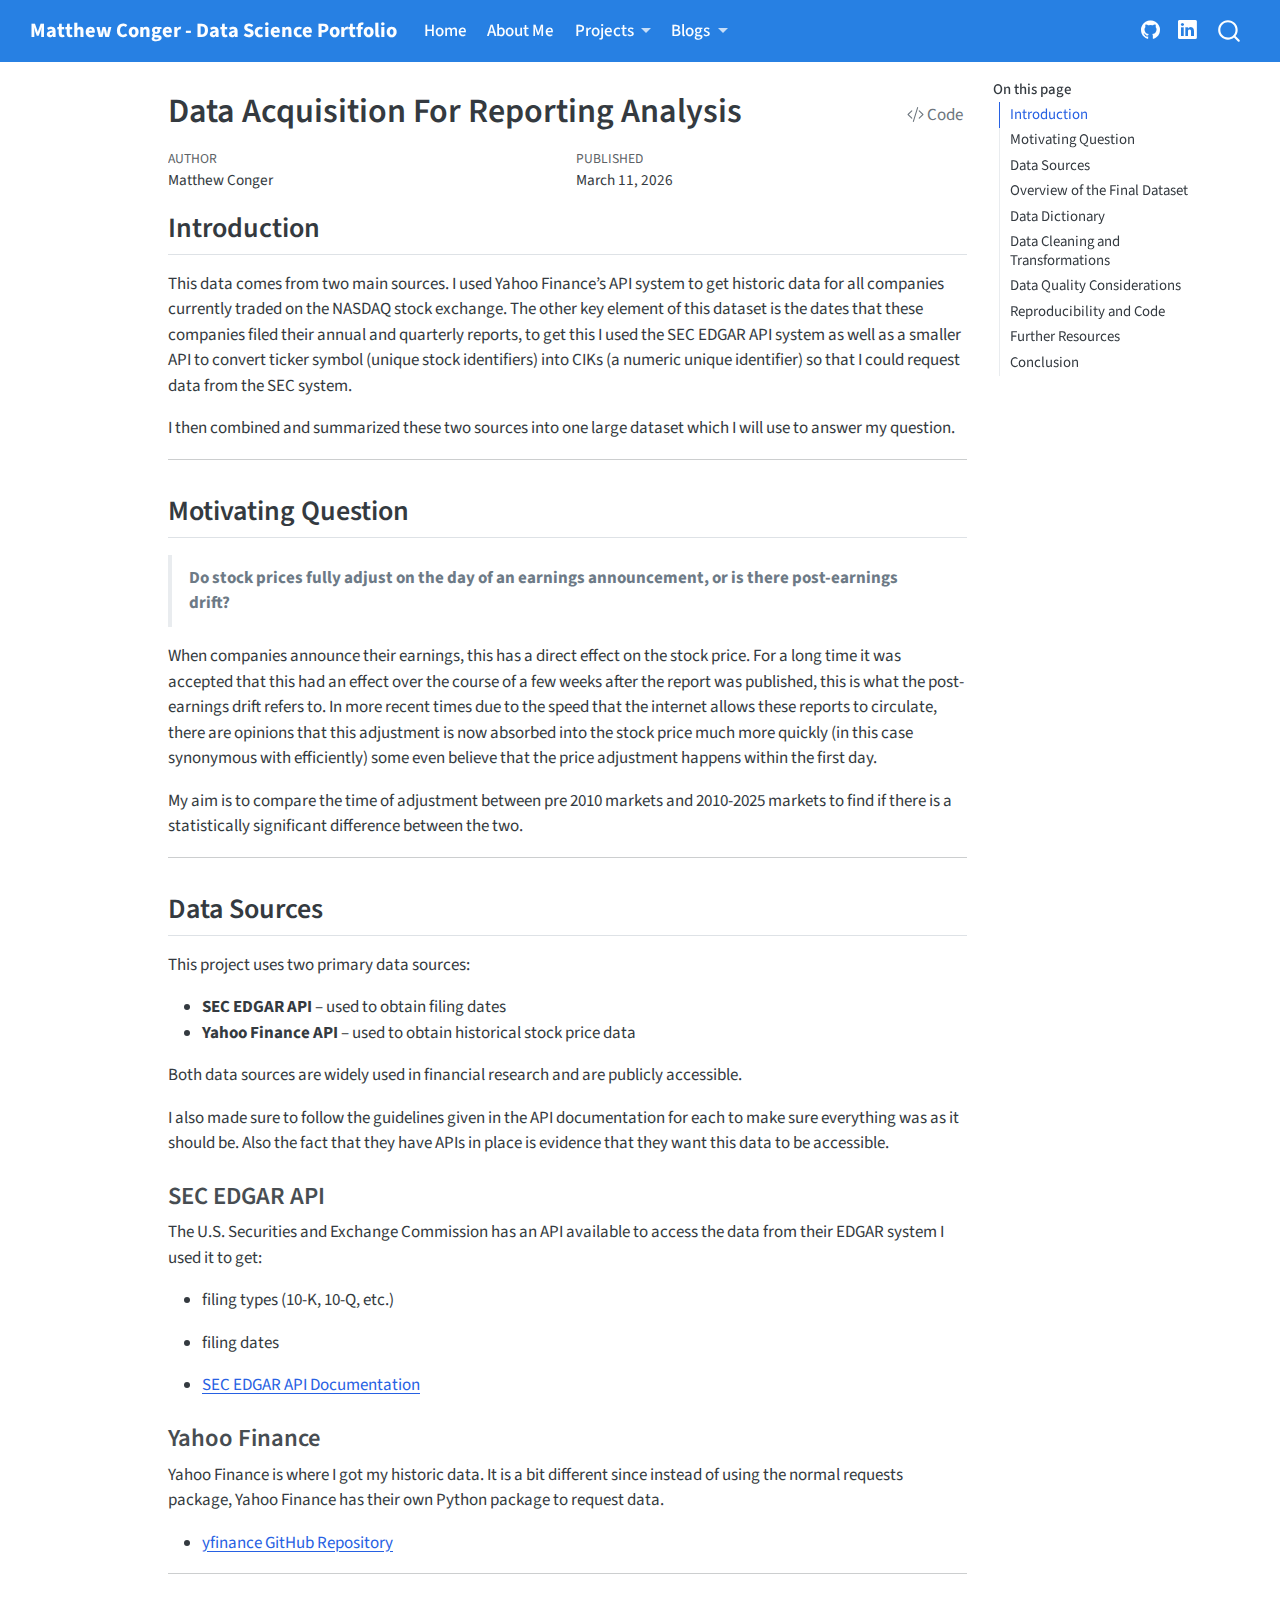
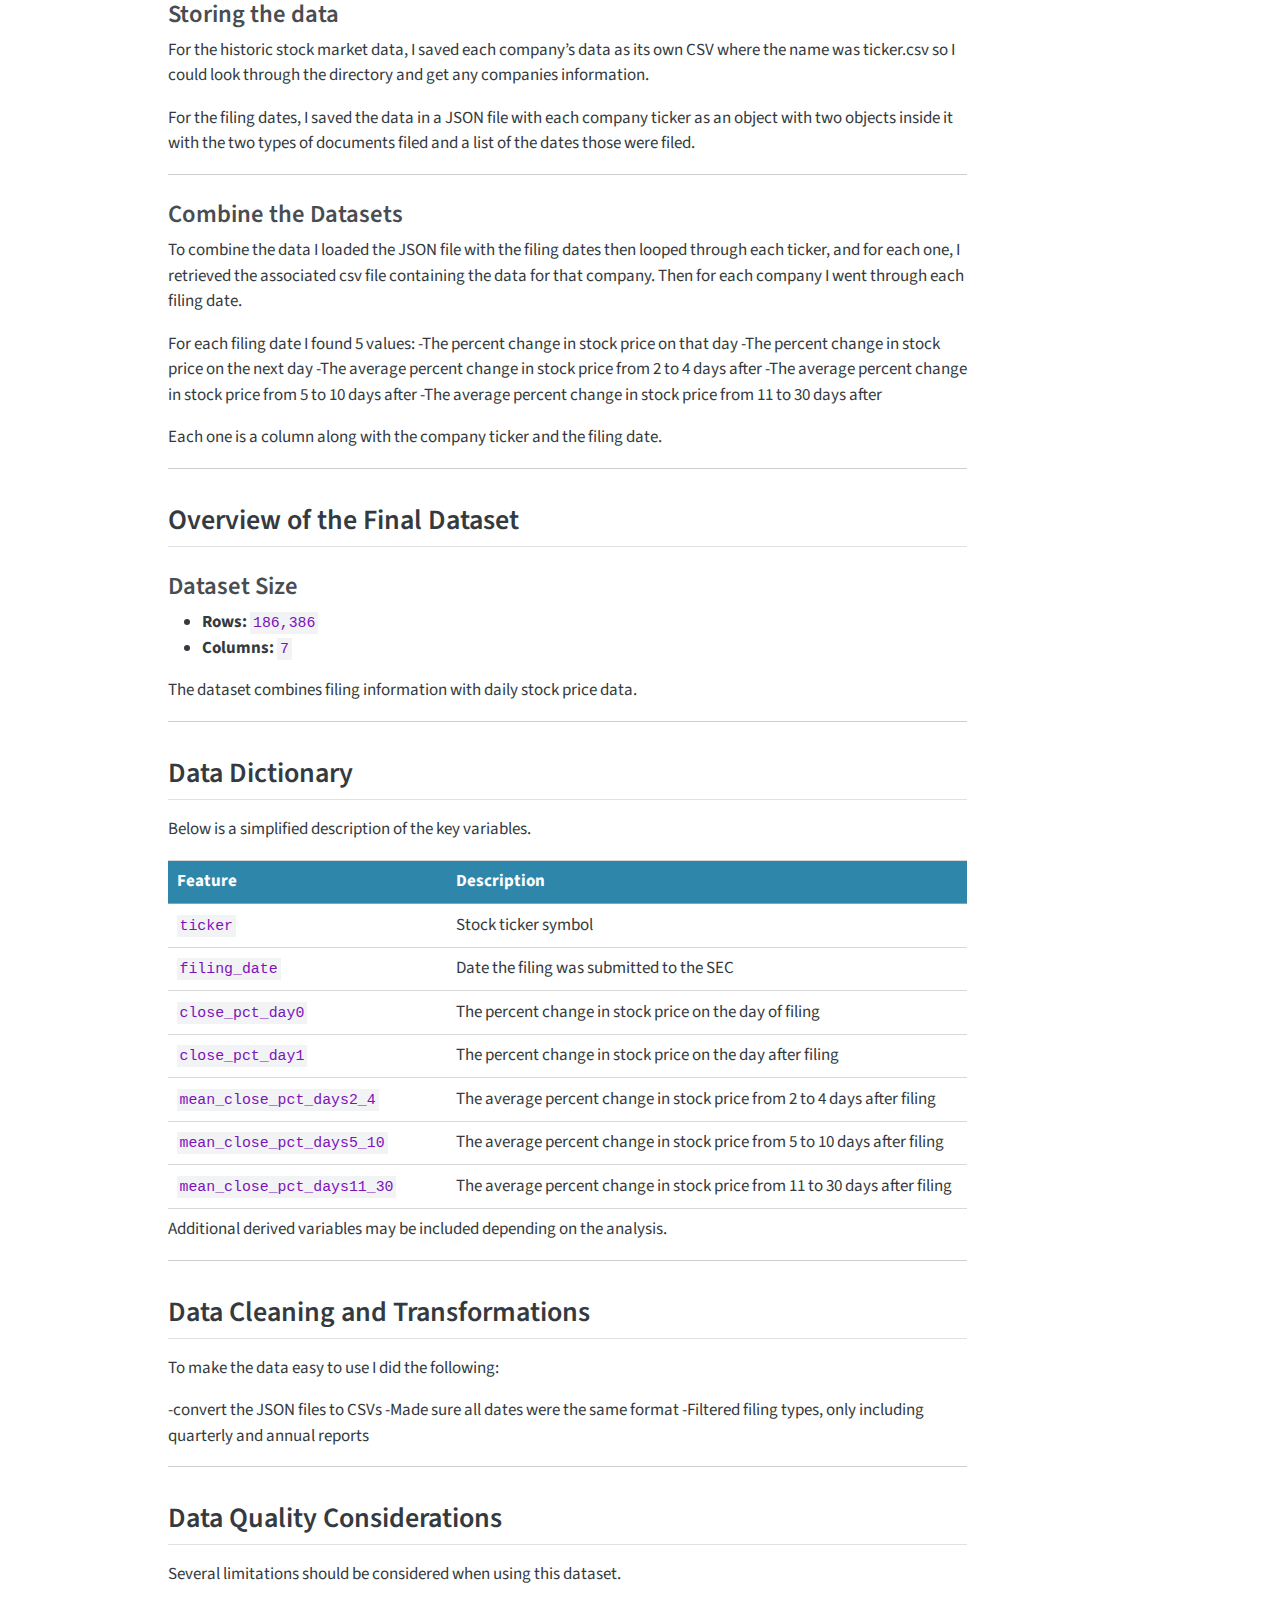
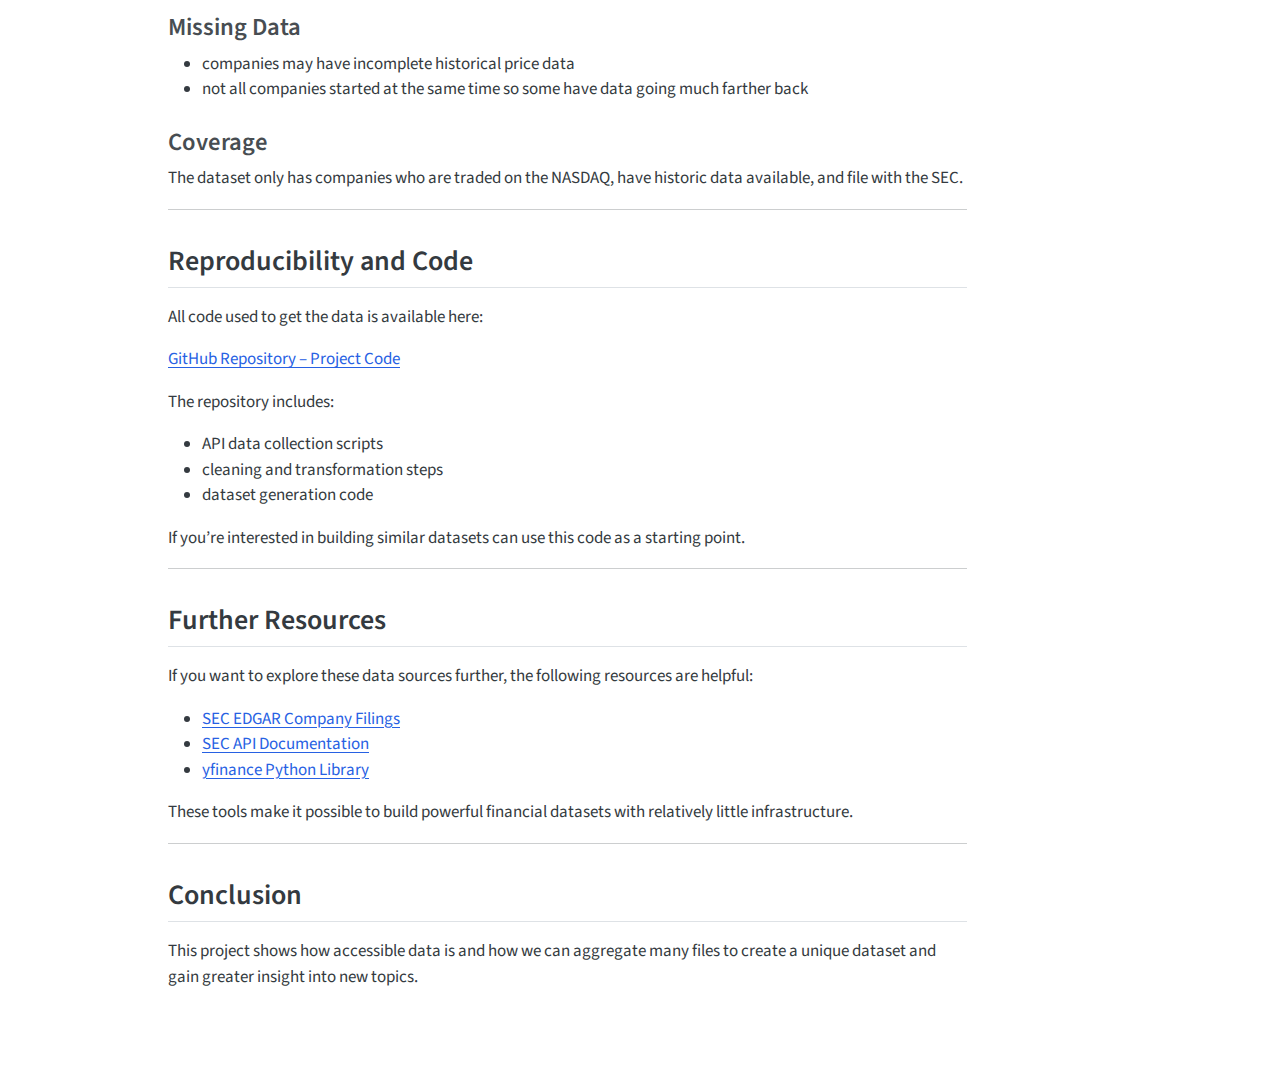
<file: docs/blogs/data_acquisition.html>
<!DOCTYPE html>
<html xmlns="http://www.w3.org/1999/xhtml" lang="en" xml:lang="en"><head>

<meta charset="utf-8">
<meta name="generator" content="quarto-1.8.26">

<meta name="viewport" content="width=device-width, initial-scale=1.0, user-scalable=yes">

<meta name="author" content="Matthew Conger">
<meta name="dcterms.date" content="2026-03-11">

<title>Data Acquisition For Reporting Analysis – Matthew Conger - Data Science Portfolio</title>
<style>
code{white-space: pre-wrap;}
span.smallcaps{font-variant: small-caps;}
div.columns{display: flex; gap: min(4vw, 1.5em);}
div.column{flex: auto; overflow-x: auto;}
div.hanging-indent{margin-left: 1.5em; text-indent: -1.5em;}
ul.task-list{list-style: none;}
ul.task-list li input[type="checkbox"] {
  width: 0.8em;
  margin: 0 0.8em 0.2em -1em; /* quarto-specific, see https://github.com/quarto-dev/quarto-cli/issues/4556 */ 
  vertical-align: middle;
}
/* CSS for syntax highlighting */
html { -webkit-text-size-adjust: 100%; }
pre > code.sourceCode { white-space: pre; position: relative; }
pre > code.sourceCode > span { display: inline-block; line-height: 1.25; }
pre > code.sourceCode > span:empty { height: 1.2em; }
.sourceCode { overflow: visible; }
code.sourceCode > span { color: inherit; text-decoration: inherit; }
div.sourceCode { margin: 1em 0; }
pre.sourceCode { margin: 0; }
@media screen {
div.sourceCode { overflow: auto; }
}
@media print {
pre > code.sourceCode { white-space: pre-wrap; }
pre > code.sourceCode > span { text-indent: -5em; padding-left: 5em; }
}
pre.numberSource code
  { counter-reset: source-line 0; }
pre.numberSource code > span
  { position: relative; left: -4em; counter-increment: source-line; }
pre.numberSource code > span > a:first-child::before
  { content: counter(source-line);
    position: relative; left: -1em; text-align: right; vertical-align: baseline;
    border: none; display: inline-block;
    -webkit-touch-callout: none; -webkit-user-select: none;
    -khtml-user-select: none; -moz-user-select: none;
    -ms-user-select: none; user-select: none;
    padding: 0 4px; width: 4em;
  }
pre.numberSource { margin-left: 3em;  padding-left: 4px; }
div.sourceCode
  {   }
@media screen {
pre > code.sourceCode > span > a:first-child::before { text-decoration: underline; }
}
</style>


<script src="../site_libs/quarto-nav/quarto-nav.js"></script>
<script src="../site_libs/quarto-nav/headroom.min.js"></script>
<script src="../site_libs/clipboard/clipboard.min.js"></script>
<script src="../site_libs/quarto-search/autocomplete.umd.js"></script>
<script src="../site_libs/quarto-search/fuse.min.js"></script>
<script src="../site_libs/quarto-search/quarto-search.js"></script>
<meta name="quarto:offset" content="../">
<script src="../site_libs/quarto-html/quarto.js" type="module"></script>
<script src="../site_libs/quarto-html/tabsets/tabsets.js" type="module"></script>
<script src="../site_libs/quarto-html/axe/axe-check.js" type="module"></script>
<script src="../site_libs/quarto-html/popper.min.js"></script>
<script src="../site_libs/quarto-html/tippy.umd.min.js"></script>
<script src="../site_libs/quarto-html/anchor.min.js"></script>
<link href="../site_libs/quarto-html/tippy.css" rel="stylesheet">
<link href="../site_libs/quarto-html/quarto-syntax-highlighting-587c61ba64f3a5504c4d52d930310e48.css" rel="stylesheet" id="quarto-text-highlighting-styles">
<script src="../site_libs/bootstrap/bootstrap.min.js"></script>
<link href="../site_libs/bootstrap/bootstrap-icons.css" rel="stylesheet">
<link href="../site_libs/bootstrap/bootstrap-029b10fc0dc652dab2ec1ac156c1a037.min.css" rel="stylesheet" append-hash="true" id="quarto-bootstrap" data-mode="light">
<script id="quarto-search-options" type="application/json">{
  "location": "navbar",
  "copy-button": false,
  "collapse-after": 3,
  "panel-placement": "end",
  "type": "overlay",
  "limit": 50,
  "keyboard-shortcut": [
    "f",
    "/",
    "s"
  ],
  "show-item-context": false,
  "language": {
    "search-no-results-text": "No results",
    "search-matching-documents-text": "matching documents",
    "search-copy-link-title": "Copy link to search",
    "search-hide-matches-text": "Hide additional matches",
    "search-more-match-text": "more match in this document",
    "search-more-matches-text": "more matches in this document",
    "search-clear-button-title": "Clear",
    "search-text-placeholder": "",
    "search-detached-cancel-button-title": "Cancel",
    "search-submit-button-title": "Submit",
    "search-label": "Search"
  }
}</script>


<link rel="stylesheet" href="../styles.css">
</head>

<body class="nav-fixed quarto-light">

<div id="quarto-search-results"></div>
  <header id="quarto-header" class="headroom fixed-top">
    <nav class="navbar navbar-expand-lg " data-bs-theme="dark">
      <div class="navbar-container container-fluid">
      <div class="navbar-brand-container mx-auto">
    <a class="navbar-brand" href="../index.html">
    <span class="navbar-title">Matthew Conger - Data Science Portfolio</span>
    </a>
  </div>
            <div id="quarto-search" class="" title="Search"></div>
          <button class="navbar-toggler" type="button" data-bs-toggle="collapse" data-bs-target="#navbarCollapse" aria-controls="navbarCollapse" role="menu" aria-expanded="false" aria-label="Toggle navigation" onclick="if (window.quartoToggleHeadroom) { window.quartoToggleHeadroom(); }">
  <span class="navbar-toggler-icon"></span>
</button>
          <div class="collapse navbar-collapse" id="navbarCollapse">
            <ul class="navbar-nav navbar-nav-scroll me-auto">
  <li class="nav-item">
    <a class="nav-link" href="../index.html"> 
<span class="menu-text">Home</span></a>
  </li>  
  <li class="nav-item">
    <a class="nav-link" href="../about.html"> 
<span class="menu-text">About Me</span></a>
  </li>  
  <li class="nav-item dropdown ">
    <a class="nav-link dropdown-toggle" href="#" id="nav-menu-projects" role="link" data-bs-toggle="dropdown" aria-expanded="false">
 <span class="menu-text">Projects</span>
    </a>
    <ul class="dropdown-menu" aria-labelledby="nav-menu-projects">    
        <li>
    <a class="dropdown-item" href="../projects/index.html">
 <span class="dropdown-text">All Projects</span></a>
  </li>  
        <li><hr class="dropdown-divider"></li>
        <li>
    <a class="dropdown-item" href="../projects/eda.html">
 <span class="dropdown-text">Exploratory Data Analysis</span></a>
  </li>  
        <li>
    <a class="dropdown-item" href="../projects/data-acquisition.html">
 <span class="dropdown-text">Data Acquisition</span></a>
  </li>  
        <li>
    <a class="dropdown-item" href="../projects/final-project.html">
 <span class="dropdown-text">Final Project</span></a>
  </li>  
    </ul>
  </li>
  <li class="nav-item dropdown ">
    <a class="nav-link dropdown-toggle" href="#" id="nav-menu-blogs" role="link" data-bs-toggle="dropdown" aria-expanded="false">
 <span class="menu-text">Blogs</span>
    </a>
    <ul class="dropdown-menu" aria-labelledby="nav-menu-blogs">    
        <li>
    <a class="dropdown-item" href="../blogs/index.html">
 <span class="dropdown-text">All Blogs</span></a>
  </li>  
        <li><hr class="dropdown-divider"></li>
        <li>
    <a class="dropdown-item" href="../blogs/tutorial.html">
 <span class="dropdown-text">Tutorial Blog Post</span></a>
  </li>  
        <li>
    <a class="dropdown-item" href="../blogs/data_acquisition.html">
 <span class="dropdown-text">Data Acquisition Blog Post</span></a>
  </li>  
    </ul>
  </li>
</ul>
            <ul class="navbar-nav navbar-nav-scroll ms-auto">
  <li class="nav-item compact">
    <a class="nav-link" href="https://github.com/congerm"> <i class="bi bi-github" role="img">
</i> 
<span class="menu-text"></span></a>
  </li>  
  <li class="nav-item compact">
    <a class="nav-link" href="https://linkedin.com/in/matthew-conger"> <i class="bi bi-linkedin" role="img">
</i> 
<span class="menu-text"></span></a>
  </li>  
</ul>
          </div> <!-- /navcollapse -->
            <div class="quarto-navbar-tools">
</div>
      </div> <!-- /container-fluid -->
    </nav>
</header>
<!-- content -->
<div id="quarto-content" class="quarto-container page-columns page-rows-contents page-layout-article page-navbar">
<!-- sidebar -->
<!-- margin-sidebar -->
    <div id="quarto-margin-sidebar" class="sidebar margin-sidebar">
        <nav id="TOC" role="doc-toc" class="toc-active">
    <h2 id="toc-title">On this page</h2>
   
  <ul>
  <li><a href="#introduction" id="toc-introduction" class="nav-link active" data-scroll-target="#introduction">Introduction</a></li>
  <li><a href="#motivating-question" id="toc-motivating-question" class="nav-link" data-scroll-target="#motivating-question">Motivating Question</a></li>
  <li><a href="#data-sources" id="toc-data-sources" class="nav-link" data-scroll-target="#data-sources">Data Sources</a>
  <ul class="collapse">
  <li><a href="#sec-edgar-api" id="toc-sec-edgar-api" class="nav-link" data-scroll-target="#sec-edgar-api">SEC EDGAR API</a></li>
  <li><a href="#yahoo-finance" id="toc-yahoo-finance" class="nav-link" data-scroll-target="#yahoo-finance">Yahoo Finance</a></li>
  <li><a href="#storing-the-data" id="toc-storing-the-data" class="nav-link" data-scroll-target="#storing-the-data">Storing the data</a></li>
  <li><a href="#combine-the-datasets" id="toc-combine-the-datasets" class="nav-link" data-scroll-target="#combine-the-datasets">Combine the Datasets</a></li>
  </ul></li>
  <li><a href="#overview-of-the-final-dataset" id="toc-overview-of-the-final-dataset" class="nav-link" data-scroll-target="#overview-of-the-final-dataset">Overview of the Final Dataset</a>
  <ul class="collapse">
  <li><a href="#dataset-size" id="toc-dataset-size" class="nav-link" data-scroll-target="#dataset-size">Dataset Size</a></li>
  </ul></li>
  <li><a href="#data-dictionary" id="toc-data-dictionary" class="nav-link" data-scroll-target="#data-dictionary">Data Dictionary</a></li>
  <li><a href="#data-cleaning-and-transformations" id="toc-data-cleaning-and-transformations" class="nav-link" data-scroll-target="#data-cleaning-and-transformations">Data Cleaning and Transformations</a></li>
  <li><a href="#data-quality-considerations" id="toc-data-quality-considerations" class="nav-link" data-scroll-target="#data-quality-considerations">Data Quality Considerations</a>
  <ul class="collapse">
  <li><a href="#missing-data" id="toc-missing-data" class="nav-link" data-scroll-target="#missing-data">Missing Data</a></li>
  <li><a href="#coverage" id="toc-coverage" class="nav-link" data-scroll-target="#coverage">Coverage</a></li>
  </ul></li>
  <li><a href="#reproducibility-and-code" id="toc-reproducibility-and-code" class="nav-link" data-scroll-target="#reproducibility-and-code">Reproducibility and Code</a></li>
  <li><a href="#further-resources" id="toc-further-resources" class="nav-link" data-scroll-target="#further-resources">Further Resources</a></li>
  <li><a href="#conclusion" id="toc-conclusion" class="nav-link" data-scroll-target="#conclusion">Conclusion</a></li>
  </ul>
</nav>
    </div>
<!-- main -->
<main class="content" id="quarto-document-content">

<header id="title-block-header" class="quarto-title-block default">
<div class="quarto-title">
<div class="quarto-title-block"><div><h1 class="title">Data Acquisition For Reporting Analysis</h1><button type="button" class="btn code-tools-button" id="quarto-code-tools-source"><i class="bi"></i> Code</button></div></div>
</div>



<div class="quarto-title-meta">

    <div>
    <div class="quarto-title-meta-heading">Author</div>
    <div class="quarto-title-meta-contents">
             <p>Matthew Conger </p>
          </div>
  </div>
    
    <div>
    <div class="quarto-title-meta-heading">Published</div>
    <div class="quarto-title-meta-contents">
      <p class="date">March 11, 2026</p>
    </div>
  </div>
  
    
  </div>
  


</header>


<section id="introduction" class="level2">
<h2 class="anchored" data-anchor-id="introduction">Introduction</h2>
<p>This data comes from two main sources. I used Yahoo Finance’s API system to get historic data for all companies currently traded on the NASDAQ stock exchange. The other key element of this dataset is the dates that these companies filed their annual and quarterly reports, to get this I used the SEC EDGAR API system as well as a smaller API to convert ticker symbol (unique stock identifiers) into CIKs (a numeric unique identifier) so that I could request data from the SEC system.</p>
<p>I then combined and summarized these two sources into one large dataset which I will use to answer my question.</p>
<hr>
</section>
<section id="motivating-question" class="level2">
<h2 class="anchored" data-anchor-id="motivating-question">Motivating Question</h2>
<blockquote class="blockquote">
<p><strong>Do stock prices fully adjust on the day of an earnings announcement, or is there post-earnings drift?</strong></p>
</blockquote>
<p>When companies announce their earnings, this has a direct effect on the stock price. For a long time it was accepted that this had an effect over the course of a few weeks after the report was published, this is what the post-earnings drift refers to. In more recent times due to the speed that the internet allows these reports to circulate, there are opinions that this adjustment is now absorbed into the stock price much more quickly (in this case synonymous with efficiently) some even believe that the price adjustment happens within the first day.</p>
<p>My aim is to compare the time of adjustment between pre 2010 markets and 2010-2025 markets to find if there is a statistically significant difference between the two.</p>
<hr>
</section>
<section id="data-sources" class="level2">
<h2 class="anchored" data-anchor-id="data-sources">Data Sources</h2>
<p>This project uses two primary data sources:</p>
<ul>
<li><strong>SEC EDGAR API</strong> – used to obtain filing dates<br>
</li>
<li><strong>Yahoo Finance API</strong> – used to obtain historical stock price data</li>
</ul>
<p>Both data sources are widely used in financial research and are publicly accessible.</p>
<p>I also made sure to follow the guidelines given in the API documentation for each to make sure everything was as it should be. Also the fact that they have APIs in place is evidence that they want this data to be accessible.</p>
<section id="sec-edgar-api" class="level3">
<h3 class="anchored" data-anchor-id="sec-edgar-api">SEC EDGAR API</h3>
<p>The U.S. Securities and Exchange Commission has an API available to access the data from their EDGAR system I used it to get:</p>
<ul>
<li><p>filing types (10-K, 10-Q, etc.)</p></li>
<li><p>filing dates</p></li>
<li><p><a href="https://www.sec.gov/edgar/sec-api-documentation">SEC EDGAR API Documentation</a></p></li>
</ul>
</section>
<section id="yahoo-finance" class="level3">
<h3 class="anchored" data-anchor-id="yahoo-finance">Yahoo Finance</h3>
<p>Yahoo Finance is where I got my historic data. It is a bit different since instead of using the normal requests package, Yahoo Finance has their own Python package to request data.</p>
<ul>
<li><a href="https://github.com/ranaroussi/yfinance">yfinance GitHub Repository</a></li>
</ul>
<hr>
</section>
<section id="storing-the-data" class="level3">
<h3 class="anchored" data-anchor-id="storing-the-data">Storing the data</h3>
<p>For the historic stock market data, I saved each company’s data as its own CSV where the name was ticker.csv so I could look through the directory and get any companies information.</p>
<p>For the filing dates, I saved the data in a JSON file with each company ticker as an object with two objects inside it with the two types of documents filed and a list of the dates those were filed.</p>
<hr>
</section>
<section id="combine-the-datasets" class="level3">
<h3 class="anchored" data-anchor-id="combine-the-datasets">Combine the Datasets</h3>
<p>To combine the data I loaded the JSON file with the filing dates then looped through each ticker, and for each one, I retrieved the associated csv file containing the data for that company. Then for each company I went through each filing date.</p>
<p>For each filing date I found 5 values: -The percent change in stock price on that day -The percent change in stock price on the next day -The average percent change in stock price from 2 to 4 days after -The average percent change in stock price from 5 to 10 days after -The average percent change in stock price from 11 to 30 days after</p>
<p>Each one is a column along with the company ticker and the filing date.</p>
<hr>
</section>
</section>
<section id="overview-of-the-final-dataset" class="level2">
<h2 class="anchored" data-anchor-id="overview-of-the-final-dataset">Overview of the Final Dataset</h2>
<section id="dataset-size" class="level3">
<h3 class="anchored" data-anchor-id="dataset-size">Dataset Size</h3>
<ul>
<li><strong>Rows:</strong> <code>186,386</code></li>
<li><strong>Columns:</strong> <code>7</code></li>
</ul>
<p>The dataset combines filing information with daily stock price data.</p>
<hr>
</section>
</section>
<section id="data-dictionary" class="level2">
<h2 class="anchored" data-anchor-id="data-dictionary">Data Dictionary</h2>
<p>Below is a simplified description of the key variables.</p>
<table class="caption-top table">
<colgroup>
<col style="width: 35%">
<col style="width: 65%">
</colgroup>
<thead>
<tr class="header">
<th>Feature</th>
<th>Description</th>
</tr>
</thead>
<tbody>
<tr class="odd">
<td><code>ticker</code></td>
<td>Stock ticker symbol</td>
</tr>
<tr class="even">
<td><code>filing_date</code></td>
<td>Date the filing was submitted to the SEC</td>
</tr>
<tr class="odd">
<td><code>close_pct_day0</code></td>
<td>The percent change in stock price on the day of filing</td>
</tr>
<tr class="even">
<td><code>close_pct_day1</code></td>
<td>The percent change in stock price on the day after filing</td>
</tr>
<tr class="odd">
<td><code>mean_close_pct_days2_4</code></td>
<td>The average percent change in stock price from 2 to 4 days after filing</td>
</tr>
<tr class="even">
<td><code>mean_close_pct_days5_10</code></td>
<td>The average percent change in stock price from 5 to 10 days after filing</td>
</tr>
<tr class="odd">
<td><code>mean_close_pct_days11_30</code></td>
<td>The average percent change in stock price from 11 to 30 days after filing</td>
</tr>
</tbody>
</table>
<p>Additional derived variables may be included depending on the analysis.</p>
<hr>
</section>
<section id="data-cleaning-and-transformations" class="level2">
<h2 class="anchored" data-anchor-id="data-cleaning-and-transformations">Data Cleaning and Transformations</h2>
<p>To make the data easy to use I did the following:</p>
<p>-convert the JSON files to CSVs -Made sure all dates were the same format -Filtered filing types, only including quarterly and annual reports</p>
<hr>
</section>
<section id="data-quality-considerations" class="level2">
<h2 class="anchored" data-anchor-id="data-quality-considerations">Data Quality Considerations</h2>
<p>Several limitations should be considered when using this dataset.</p>
<section id="missing-data" class="level3">
<h3 class="anchored" data-anchor-id="missing-data">Missing Data</h3>
<ul>
<li>companies may have incomplete historical price data</li>
<li>not all companies started at the same time so some have data going much farther back</li>
</ul>
</section>
<section id="coverage" class="level3">
<h3 class="anchored" data-anchor-id="coverage">Coverage</h3>
<p>The dataset only has companies who are traded on the NASDAQ, have historic data available, and file with the SEC.</p>
<hr>
</section>
</section>
<section id="reproducibility-and-code" class="level2">
<h2 class="anchored" data-anchor-id="reproducibility-and-code">Reproducibility and Code</h2>
<p>All code used to get the data is available here:</p>
<p><strong><a href="https://github.com/Congerm/Data_Acquisition_Post-Earning_Drift">GitHub Repository – Project Code</a></strong></p>
<p>The repository includes:</p>
<ul>
<li>API data collection scripts</li>
<li>cleaning and transformation steps</li>
<li>dataset generation code</li>
</ul>
<p>If you’re interested in building similar datasets can use this code as a starting point.</p>
<hr>
</section>
<section id="further-resources" class="level2">
<h2 class="anchored" data-anchor-id="further-resources">Further Resources</h2>
<p>If you want to explore these data sources further, the following resources are helpful:</p>
<ul>
<li><a href="https://www.sec.gov/edgar/search/">SEC EDGAR Company Filings</a></li>
<li><a href="https://www.sec.gov/edgar/sec-api-documentation">SEC API Documentation</a></li>
<li><a href="https://github.com/ranaroussi/yfinance">yfinance Python Library</a></li>
</ul>
<p>These tools make it possible to build powerful financial datasets with relatively little infrastructure.</p>
<hr>
</section>
<section id="conclusion" class="level2">
<h2 class="anchored" data-anchor-id="conclusion">Conclusion</h2>
<p>This project shows how accessible data is and how we can aggregate many files to create a unique dataset and gain greater insight into new topics.</p>


<!-- -->

</section>

</main> <!-- /main -->
<script id="quarto-html-after-body" type="application/javascript">
  window.document.addEventListener("DOMContentLoaded", function (event) {
    const icon = "";
    const anchorJS = new window.AnchorJS();
    anchorJS.options = {
      placement: 'right',
      icon: icon
    };
    anchorJS.add('.anchored');
    const isCodeAnnotation = (el) => {
      for (const clz of el.classList) {
        if (clz.startsWith('code-annotation-')) {                     
          return true;
        }
      }
      return false;
    }
    const onCopySuccess = function(e) {
      // button target
      const button = e.trigger;
      // don't keep focus
      button.blur();
      // flash "checked"
      button.classList.add('code-copy-button-checked');
      var currentTitle = button.getAttribute("title");
      button.setAttribute("title", "Copied!");
      let tooltip;
      if (window.bootstrap) {
        button.setAttribute("data-bs-toggle", "tooltip");
        button.setAttribute("data-bs-placement", "left");
        button.setAttribute("data-bs-title", "Copied!");
        tooltip = new bootstrap.Tooltip(button, 
          { trigger: "manual", 
            customClass: "code-copy-button-tooltip",
            offset: [0, -8]});
        tooltip.show();    
      }
      setTimeout(function() {
        if (tooltip) {
          tooltip.hide();
          button.removeAttribute("data-bs-title");
          button.removeAttribute("data-bs-toggle");
          button.removeAttribute("data-bs-placement");
        }
        button.setAttribute("title", currentTitle);
        button.classList.remove('code-copy-button-checked');
      }, 1000);
      // clear code selection
      e.clearSelection();
    }
    const getTextToCopy = function(trigger) {
      const outerScaffold = trigger.parentElement.cloneNode(true);
      const codeEl = outerScaffold.querySelector('code');
      for (const childEl of codeEl.children) {
        if (isCodeAnnotation(childEl)) {
          childEl.remove();
        }
      }
      return codeEl.innerText;
    }
    const clipboard = new window.ClipboardJS('.code-copy-button:not([data-in-quarto-modal])', {
      text: getTextToCopy
    });
    clipboard.on('success', onCopySuccess);
    if (window.document.getElementById('quarto-embedded-source-code-modal')) {
      const clipboardModal = new window.ClipboardJS('.code-copy-button[data-in-quarto-modal]', {
        text: getTextToCopy,
        container: window.document.getElementById('quarto-embedded-source-code-modal')
      });
      clipboardModal.on('success', onCopySuccess);
    }
    const viewSource = window.document.getElementById('quarto-view-source') ||
                       window.document.getElementById('quarto-code-tools-source');
    if (viewSource) {
      const sourceUrl = viewSource.getAttribute("data-quarto-source-url");
      viewSource.addEventListener("click", function(e) {
        if (sourceUrl) {
          // rstudio viewer pane
          if (/\bcapabilities=\b/.test(window.location)) {
            window.open(sourceUrl);
          } else {
            window.location.href = sourceUrl;
          }
        } else {
          const modal = new bootstrap.Modal(document.getElementById('quarto-embedded-source-code-modal'));
          modal.show();
        }
        return false;
      });
    }
    function toggleCodeHandler(show) {
      return function(e) {
        const detailsSrc = window.document.querySelectorAll(".cell > details > .sourceCode");
        for (let i=0; i<detailsSrc.length; i++) {
          const details = detailsSrc[i].parentElement;
          if (show) {
            details.open = true;
          } else {
            details.removeAttribute("open");
          }
        }
        const cellCodeDivs = window.document.querySelectorAll(".cell > .sourceCode");
        const fromCls = show ? "hidden" : "unhidden";
        const toCls = show ? "unhidden" : "hidden";
        for (let i=0; i<cellCodeDivs.length; i++) {
          const codeDiv = cellCodeDivs[i];
          if (codeDiv.classList.contains(fromCls)) {
            codeDiv.classList.remove(fromCls);
            codeDiv.classList.add(toCls);
          } 
        }
        return false;
      }
    }
    const hideAllCode = window.document.getElementById("quarto-hide-all-code");
    if (hideAllCode) {
      hideAllCode.addEventListener("click", toggleCodeHandler(false));
    }
    const showAllCode = window.document.getElementById("quarto-show-all-code");
    if (showAllCode) {
      showAllCode.addEventListener("click", toggleCodeHandler(true));
    }
      var localhostRegex = new RegExp(/^(?:http|https):\/\/localhost\:?[0-9]*\//);
      var mailtoRegex = new RegExp(/^mailto:/);
        var filterRegex = new RegExp('/' + window.location.host + '/');
      var isInternal = (href) => {
          return filterRegex.test(href) || localhostRegex.test(href) || mailtoRegex.test(href);
      }
      // Inspect non-navigation links and adorn them if external
     var links = window.document.querySelectorAll('a[href]:not(.nav-link):not(.navbar-brand):not(.toc-action):not(.sidebar-link):not(.sidebar-item-toggle):not(.pagination-link):not(.no-external):not([aria-hidden]):not(.dropdown-item):not(.quarto-navigation-tool):not(.about-link)');
      for (var i=0; i<links.length; i++) {
        const link = links[i];
        if (!isInternal(link.href)) {
          // undo the damage that might have been done by quarto-nav.js in the case of
          // links that we want to consider external
          if (link.dataset.originalHref !== undefined) {
            link.href = link.dataset.originalHref;
          }
        }
      }
    function tippyHover(el, contentFn, onTriggerFn, onUntriggerFn) {
      const config = {
        allowHTML: true,
        maxWidth: 500,
        delay: 100,
        arrow: false,
        appendTo: function(el) {
            return el.parentElement;
        },
        interactive: true,
        interactiveBorder: 10,
        theme: 'quarto',
        placement: 'bottom-start',
      };
      if (contentFn) {
        config.content = contentFn;
      }
      if (onTriggerFn) {
        config.onTrigger = onTriggerFn;
      }
      if (onUntriggerFn) {
        config.onUntrigger = onUntriggerFn;
      }
      window.tippy(el, config); 
    }
    const noterefs = window.document.querySelectorAll('a[role="doc-noteref"]');
    for (var i=0; i<noterefs.length; i++) {
      const ref = noterefs[i];
      tippyHover(ref, function() {
        // use id or data attribute instead here
        let href = ref.getAttribute('data-footnote-href') || ref.getAttribute('href');
        try { href = new URL(href).hash; } catch {}
        const id = href.replace(/^#\/?/, "");
        const note = window.document.getElementById(id);
        if (note) {
          return note.innerHTML;
        } else {
          return "";
        }
      });
    }
    const xrefs = window.document.querySelectorAll('a.quarto-xref');
    const processXRef = (id, note) => {
      // Strip column container classes
      const stripColumnClz = (el) => {
        el.classList.remove("page-full", "page-columns");
        if (el.children) {
          for (const child of el.children) {
            stripColumnClz(child);
          }
        }
      }
      stripColumnClz(note)
      if (id === null || id.startsWith('sec-')) {
        // Special case sections, only their first couple elements
        const container = document.createElement("div");
        if (note.children && note.children.length > 2) {
          container.appendChild(note.children[0].cloneNode(true));
          for (let i = 1; i < note.children.length; i++) {
            const child = note.children[i];
            if (child.tagName === "P" && child.innerText === "") {
              continue;
            } else {
              container.appendChild(child.cloneNode(true));
              break;
            }
          }
          if (window.Quarto?.typesetMath) {
            window.Quarto.typesetMath(container);
          }
          return container.innerHTML
        } else {
          if (window.Quarto?.typesetMath) {
            window.Quarto.typesetMath(note);
          }
          return note.innerHTML;
        }
      } else {
        // Remove any anchor links if they are present
        const anchorLink = note.querySelector('a.anchorjs-link');
        if (anchorLink) {
          anchorLink.remove();
        }
        if (window.Quarto?.typesetMath) {
          window.Quarto.typesetMath(note);
        }
        if (note.classList.contains("callout")) {
          return note.outerHTML;
        } else {
          return note.innerHTML;
        }
      }
    }
    for (var i=0; i<xrefs.length; i++) {
      const xref = xrefs[i];
      tippyHover(xref, undefined, function(instance) {
        instance.disable();
        let url = xref.getAttribute('href');
        let hash = undefined; 
        if (url.startsWith('#')) {
          hash = url;
        } else {
          try { hash = new URL(url).hash; } catch {}
        }
        if (hash) {
          const id = hash.replace(/^#\/?/, "");
          const note = window.document.getElementById(id);
          if (note !== null) {
            try {
              const html = processXRef(id, note.cloneNode(true));
              instance.setContent(html);
            } finally {
              instance.enable();
              instance.show();
            }
          } else {
            // See if we can fetch this
            fetch(url.split('#')[0])
            .then(res => res.text())
            .then(html => {
              const parser = new DOMParser();
              const htmlDoc = parser.parseFromString(html, "text/html");
              const note = htmlDoc.getElementById(id);
              if (note !== null) {
                const html = processXRef(id, note);
                instance.setContent(html);
              } 
            }).finally(() => {
              instance.enable();
              instance.show();
            });
          }
        } else {
          // See if we can fetch a full url (with no hash to target)
          // This is a special case and we should probably do some content thinning / targeting
          fetch(url)
          .then(res => res.text())
          .then(html => {
            const parser = new DOMParser();
            const htmlDoc = parser.parseFromString(html, "text/html");
            const note = htmlDoc.querySelector('main.content');
            if (note !== null) {
              // This should only happen for chapter cross references
              // (since there is no id in the URL)
              // remove the first header
              if (note.children.length > 0 && note.children[0].tagName === "HEADER") {
                note.children[0].remove();
              }
              const html = processXRef(null, note);
              instance.setContent(html);
            } 
          }).finally(() => {
            instance.enable();
            instance.show();
          });
        }
      }, function(instance) {
      });
    }
        let selectedAnnoteEl;
        const selectorForAnnotation = ( cell, annotation) => {
          let cellAttr = 'data-code-cell="' + cell + '"';
          let lineAttr = 'data-code-annotation="' +  annotation + '"';
          const selector = 'span[' + cellAttr + '][' + lineAttr + ']';
          return selector;
        }
        const selectCodeLines = (annoteEl) => {
          const doc = window.document;
          const targetCell = annoteEl.getAttribute("data-target-cell");
          const targetAnnotation = annoteEl.getAttribute("data-target-annotation");
          const annoteSpan = window.document.querySelector(selectorForAnnotation(targetCell, targetAnnotation));
          const lines = annoteSpan.getAttribute("data-code-lines").split(",");
          const lineIds = lines.map((line) => {
            return targetCell + "-" + line;
          })
          let top = null;
          let height = null;
          let parent = null;
          if (lineIds.length > 0) {
              //compute the position of the single el (top and bottom and make a div)
              const el = window.document.getElementById(lineIds[0]);
              top = el.offsetTop;
              height = el.offsetHeight;
              parent = el.parentElement.parentElement;
            if (lineIds.length > 1) {
              const lastEl = window.document.getElementById(lineIds[lineIds.length - 1]);
              const bottom = lastEl.offsetTop + lastEl.offsetHeight;
              height = bottom - top;
            }
            if (top !== null && height !== null && parent !== null) {
              // cook up a div (if necessary) and position it 
              let div = window.document.getElementById("code-annotation-line-highlight");
              if (div === null) {
                div = window.document.createElement("div");
                div.setAttribute("id", "code-annotation-line-highlight");
                div.style.position = 'absolute';
                parent.appendChild(div);
              }
              div.style.top = top - 2 + "px";
              div.style.height = height + 4 + "px";
              div.style.left = 0;
              let gutterDiv = window.document.getElementById("code-annotation-line-highlight-gutter");
              if (gutterDiv === null) {
                gutterDiv = window.document.createElement("div");
                gutterDiv.setAttribute("id", "code-annotation-line-highlight-gutter");
                gutterDiv.style.position = 'absolute';
                const codeCell = window.document.getElementById(targetCell);
                const gutter = codeCell.querySelector('.code-annotation-gutter');
                gutter.appendChild(gutterDiv);
              }
              gutterDiv.style.top = top - 2 + "px";
              gutterDiv.style.height = height + 4 + "px";
            }
            selectedAnnoteEl = annoteEl;
          }
        };
        const unselectCodeLines = () => {
          const elementsIds = ["code-annotation-line-highlight", "code-annotation-line-highlight-gutter"];
          elementsIds.forEach((elId) => {
            const div = window.document.getElementById(elId);
            if (div) {
              div.remove();
            }
          });
          selectedAnnoteEl = undefined;
        };
          // Handle positioning of the toggle
      window.addEventListener(
        "resize",
        throttle(() => {
          elRect = undefined;
          if (selectedAnnoteEl) {
            selectCodeLines(selectedAnnoteEl);
          }
        }, 10)
      );
      function throttle(fn, ms) {
      let throttle = false;
      let timer;
        return (...args) => {
          if(!throttle) { // first call gets through
              fn.apply(this, args);
              throttle = true;
          } else { // all the others get throttled
              if(timer) clearTimeout(timer); // cancel #2
              timer = setTimeout(() => {
                fn.apply(this, args);
                timer = throttle = false;
              }, ms);
          }
        };
      }
        // Attach click handler to the DT
        const annoteDls = window.document.querySelectorAll('dt[data-target-cell]');
        for (const annoteDlNode of annoteDls) {
          annoteDlNode.addEventListener('click', (event) => {
            const clickedEl = event.target;
            if (clickedEl !== selectedAnnoteEl) {
              unselectCodeLines();
              const activeEl = window.document.querySelector('dt[data-target-cell].code-annotation-active');
              if (activeEl) {
                activeEl.classList.remove('code-annotation-active');
              }
              selectCodeLines(clickedEl);
              clickedEl.classList.add('code-annotation-active');
            } else {
              // Unselect the line
              unselectCodeLines();
              clickedEl.classList.remove('code-annotation-active');
            }
          });
        }
    const findCites = (el) => {
      const parentEl = el.parentElement;
      if (parentEl) {
        const cites = parentEl.dataset.cites;
        if (cites) {
          return {
            el,
            cites: cites.split(' ')
          };
        } else {
          return findCites(el.parentElement)
        }
      } else {
        return undefined;
      }
    };
    var bibliorefs = window.document.querySelectorAll('a[role="doc-biblioref"]');
    for (var i=0; i<bibliorefs.length; i++) {
      const ref = bibliorefs[i];
      const citeInfo = findCites(ref);
      if (citeInfo) {
        tippyHover(citeInfo.el, function() {
          var popup = window.document.createElement('div');
          citeInfo.cites.forEach(function(cite) {
            var citeDiv = window.document.createElement('div');
            citeDiv.classList.add('hanging-indent');
            citeDiv.classList.add('csl-entry');
            var biblioDiv = window.document.getElementById('ref-' + cite);
            if (biblioDiv) {
              citeDiv.innerHTML = biblioDiv.innerHTML;
            }
            popup.appendChild(citeDiv);
          });
          return popup.innerHTML;
        });
      }
    }
  });
  </script><div class="modal fade" id="quarto-embedded-source-code-modal" tabindex="-1" aria-labelledby="quarto-embedded-source-code-modal-label" aria-hidden="true"><div class="modal-dialog modal-dialog-scrollable"><div class="modal-content"><div class="modal-header"><h5 class="modal-title" id="quarto-embedded-source-code-modal-label">Source Code</h5><button class="btn-close" data-bs-dismiss="modal"></button></div><div class="modal-body"><div class="">
<div class="code-copy-outer-scaffold"><div class="sourceCode" id="cb1" data-shortcodes="false"><pre class="sourceCode markdown code-with-copy"><code class="sourceCode markdown"><span id="cb1-1"><a href="#cb1-1" aria-hidden="true" tabindex="-1"></a><span class="co">---</span></span>
<span id="cb1-2"><a href="#cb1-2" aria-hidden="true" tabindex="-1"></a><span class="an">title:</span><span class="co"> "Data Acquisition For Reporting Analysis"</span></span>
<span id="cb1-3"><a href="#cb1-3" aria-hidden="true" tabindex="-1"></a><span class="an">author:</span><span class="co"> "Matthew Conger"</span></span>
<span id="cb1-4"><a href="#cb1-4" aria-hidden="true" tabindex="-1"></a><span class="an">date:</span><span class="co"> "3/11/2026"</span></span>
<span id="cb1-5"><a href="#cb1-5" aria-hidden="true" tabindex="-1"></a><span class="an">format:</span></span>
<span id="cb1-6"><a href="#cb1-6" aria-hidden="true" tabindex="-1"></a><span class="co">  html:</span></span>
<span id="cb1-7"><a href="#cb1-7" aria-hidden="true" tabindex="-1"></a><span class="co">    code-fold: true</span></span>
<span id="cb1-8"><a href="#cb1-8" aria-hidden="true" tabindex="-1"></a><span class="co">    toc: true</span></span>
<span id="cb1-9"><a href="#cb1-9" aria-hidden="true" tabindex="-1"></a><span class="co">---</span></span>
<span id="cb1-10"><a href="#cb1-10" aria-hidden="true" tabindex="-1"></a></span>
<span id="cb1-11"><a href="#cb1-11" aria-hidden="true" tabindex="-1"></a><span class="fu">## Introduction</span></span>
<span id="cb1-12"><a href="#cb1-12" aria-hidden="true" tabindex="-1"></a></span>
<span id="cb1-13"><a href="#cb1-13" aria-hidden="true" tabindex="-1"></a>This data comes from two main sources. I used Yahoo Finance's API system to get historic data for all companies currently traded on the NASDAQ stock exchange. The other key element of this dataset is the dates that these companies filed their annual and quarterly reports, to get this I used the SEC EDGAR API system as well as a smaller API to convert ticker symbol (unique stock identifiers) into CIKs (a numeric unique identifier) so that I could request data from the SEC system.</span>
<span id="cb1-14"><a href="#cb1-14" aria-hidden="true" tabindex="-1"></a></span>
<span id="cb1-15"><a href="#cb1-15" aria-hidden="true" tabindex="-1"></a>I then combined and summarized these two sources into one large dataset which I will use to answer my question.</span>
<span id="cb1-16"><a href="#cb1-16" aria-hidden="true" tabindex="-1"></a></span>
<span id="cb1-17"><a href="#cb1-17" aria-hidden="true" tabindex="-1"></a>---</span>
<span id="cb1-18"><a href="#cb1-18" aria-hidden="true" tabindex="-1"></a></span>
<span id="cb1-19"><a href="#cb1-19" aria-hidden="true" tabindex="-1"></a><span class="fu">## Motivating Question</span></span>
<span id="cb1-20"><a href="#cb1-20" aria-hidden="true" tabindex="-1"></a></span>
<span id="cb1-21"><a href="#cb1-21" aria-hidden="true" tabindex="-1"></a><span class="at">&gt; **Do stock prices fully adjust on the day of an earnings announcement, or is there post-earnings drift?**</span></span>
<span id="cb1-22"><a href="#cb1-22" aria-hidden="true" tabindex="-1"></a></span>
<span id="cb1-23"><a href="#cb1-23" aria-hidden="true" tabindex="-1"></a>When companies announce their earnings, this has a direct effect on the stock price. For a long time it was accepted that this had an effect over the course of a few weeks after the report was published, this is what the post-earnings drift refers to. In more recent times due to the speed that the internet allows these reports to circulate, there are opinions that this adjustment is now absorbed into the stock price much more quickly (in this case synonymous with efficiently) some even believe that the price adjustment happens within the first day.</span>
<span id="cb1-24"><a href="#cb1-24" aria-hidden="true" tabindex="-1"></a></span>
<span id="cb1-25"><a href="#cb1-25" aria-hidden="true" tabindex="-1"></a>My aim is to compare the time of adjustment between pre 2010 markets and 2010-2025 markets to find if there is a statistically significant difference between the two.</span>
<span id="cb1-26"><a href="#cb1-26" aria-hidden="true" tabindex="-1"></a></span>
<span id="cb1-27"><a href="#cb1-27" aria-hidden="true" tabindex="-1"></a>---</span>
<span id="cb1-28"><a href="#cb1-28" aria-hidden="true" tabindex="-1"></a></span>
<span id="cb1-29"><a href="#cb1-29" aria-hidden="true" tabindex="-1"></a><span class="fu">## Data Sources</span></span>
<span id="cb1-30"><a href="#cb1-30" aria-hidden="true" tabindex="-1"></a></span>
<span id="cb1-31"><a href="#cb1-31" aria-hidden="true" tabindex="-1"></a>This project uses two primary data sources:</span>
<span id="cb1-32"><a href="#cb1-32" aria-hidden="true" tabindex="-1"></a></span>
<span id="cb1-33"><a href="#cb1-33" aria-hidden="true" tabindex="-1"></a><span class="ss">- </span>**SEC EDGAR API** – used to obtain filing dates  </span>
<span id="cb1-34"><a href="#cb1-34" aria-hidden="true" tabindex="-1"></a><span class="ss">- </span>**Yahoo Finance API** – used to obtain historical stock price data</span>
<span id="cb1-35"><a href="#cb1-35" aria-hidden="true" tabindex="-1"></a></span>
<span id="cb1-36"><a href="#cb1-36" aria-hidden="true" tabindex="-1"></a>Both data sources are widely used in financial research and are publicly accessible.</span>
<span id="cb1-37"><a href="#cb1-37" aria-hidden="true" tabindex="-1"></a></span>
<span id="cb1-38"><a href="#cb1-38" aria-hidden="true" tabindex="-1"></a>I also made sure to follow the guidelines given in the API documentation for each to make sure everything was as it should be. Also the fact that they have APIs in place is evidence that they want this data to be accessible.</span>
<span id="cb1-39"><a href="#cb1-39" aria-hidden="true" tabindex="-1"></a></span>
<span id="cb1-40"><a href="#cb1-40" aria-hidden="true" tabindex="-1"></a><span class="fu">### SEC EDGAR API</span></span>
<span id="cb1-41"><a href="#cb1-41" aria-hidden="true" tabindex="-1"></a></span>
<span id="cb1-42"><a href="#cb1-42" aria-hidden="true" tabindex="-1"></a>The U.S. Securities and Exchange Commission has an API available to access the data from their EDGAR system I used it to get:</span>
<span id="cb1-43"><a href="#cb1-43" aria-hidden="true" tabindex="-1"></a></span>
<span id="cb1-44"><a href="#cb1-44" aria-hidden="true" tabindex="-1"></a><span class="ss">- </span>filing types (10-K, 10-Q, etc.)</span>
<span id="cb1-45"><a href="#cb1-45" aria-hidden="true" tabindex="-1"></a><span class="ss">- </span>filing dates</span>
<span id="cb1-46"><a href="#cb1-46" aria-hidden="true" tabindex="-1"></a></span>
<span id="cb1-47"><a href="#cb1-47" aria-hidden="true" tabindex="-1"></a><span class="ss">- </span><span class="co">[</span><span class="ot">SEC EDGAR API Documentation</span><span class="co">](https://www.sec.gov/edgar/sec-api-documentation)</span></span>
<span id="cb1-48"><a href="#cb1-48" aria-hidden="true" tabindex="-1"></a></span>
<span id="cb1-49"><a href="#cb1-49" aria-hidden="true" tabindex="-1"></a><span class="fu">### Yahoo Finance</span></span>
<span id="cb1-50"><a href="#cb1-50" aria-hidden="true" tabindex="-1"></a></span>
<span id="cb1-51"><a href="#cb1-51" aria-hidden="true" tabindex="-1"></a>Yahoo Finance is where I got my historic data. It is a bit different since instead of using the normal requests package, Yahoo Finance has their own Python package to request data.</span>
<span id="cb1-52"><a href="#cb1-52" aria-hidden="true" tabindex="-1"></a></span>
<span id="cb1-53"><a href="#cb1-53" aria-hidden="true" tabindex="-1"></a><span class="ss">- </span><span class="co">[</span><span class="ot">yfinance GitHub Repository</span><span class="co">](https://github.com/ranaroussi/yfinance)</span></span>
<span id="cb1-54"><a href="#cb1-54" aria-hidden="true" tabindex="-1"></a></span>
<span id="cb1-55"><a href="#cb1-55" aria-hidden="true" tabindex="-1"></a>---</span>
<span id="cb1-56"><a href="#cb1-56" aria-hidden="true" tabindex="-1"></a></span>
<span id="cb1-57"><a href="#cb1-57" aria-hidden="true" tabindex="-1"></a><span class="fu">### Storing the data</span></span>
<span id="cb1-58"><a href="#cb1-58" aria-hidden="true" tabindex="-1"></a></span>
<span id="cb1-59"><a href="#cb1-59" aria-hidden="true" tabindex="-1"></a>For the historic stock market data, I saved each company's data as its own CSV where the name was ticker.csv so I could look through the directory and get any companies information.</span>
<span id="cb1-60"><a href="#cb1-60" aria-hidden="true" tabindex="-1"></a></span>
<span id="cb1-61"><a href="#cb1-61" aria-hidden="true" tabindex="-1"></a>For the filing dates, I saved the data in a JSON file with each company ticker as an object with two objects inside it with the two types of documents filed and a list of the dates those were filed.</span>
<span id="cb1-62"><a href="#cb1-62" aria-hidden="true" tabindex="-1"></a></span>
<span id="cb1-63"><a href="#cb1-63" aria-hidden="true" tabindex="-1"></a>---</span>
<span id="cb1-64"><a href="#cb1-64" aria-hidden="true" tabindex="-1"></a></span>
<span id="cb1-65"><a href="#cb1-65" aria-hidden="true" tabindex="-1"></a><span class="fu">### Combine the Datasets</span></span>
<span id="cb1-66"><a href="#cb1-66" aria-hidden="true" tabindex="-1"></a></span>
<span id="cb1-67"><a href="#cb1-67" aria-hidden="true" tabindex="-1"></a>To combine the data I loaded the JSON file with the filing dates then looped through each ticker, and for each one, I retrieved the associated csv file containing the data for that company. Then for each company I went through each filing date.</span>
<span id="cb1-68"><a href="#cb1-68" aria-hidden="true" tabindex="-1"></a></span>
<span id="cb1-69"><a href="#cb1-69" aria-hidden="true" tabindex="-1"></a>For each filing date I found 5 values:</span>
<span id="cb1-70"><a href="#cb1-70" aria-hidden="true" tabindex="-1"></a>-The percent change in stock price on that day</span>
<span id="cb1-71"><a href="#cb1-71" aria-hidden="true" tabindex="-1"></a>-The percent change in stock price on the next day</span>
<span id="cb1-72"><a href="#cb1-72" aria-hidden="true" tabindex="-1"></a>-The average percent change in stock price from 2 to 4 days after</span>
<span id="cb1-73"><a href="#cb1-73" aria-hidden="true" tabindex="-1"></a>-The average percent change in stock price from 5 to 10 days after</span>
<span id="cb1-74"><a href="#cb1-74" aria-hidden="true" tabindex="-1"></a>-The average percent change in stock price from 11 to 30 days after</span>
<span id="cb1-75"><a href="#cb1-75" aria-hidden="true" tabindex="-1"></a></span>
<span id="cb1-76"><a href="#cb1-76" aria-hidden="true" tabindex="-1"></a>Each one is a column along with the company ticker and the filing date.</span>
<span id="cb1-77"><a href="#cb1-77" aria-hidden="true" tabindex="-1"></a></span>
<span id="cb1-78"><a href="#cb1-78" aria-hidden="true" tabindex="-1"></a>---</span>
<span id="cb1-79"><a href="#cb1-79" aria-hidden="true" tabindex="-1"></a></span>
<span id="cb1-80"><a href="#cb1-80" aria-hidden="true" tabindex="-1"></a><span class="fu">## Overview of the Final Dataset</span></span>
<span id="cb1-81"><a href="#cb1-81" aria-hidden="true" tabindex="-1"></a></span>
<span id="cb1-82"><a href="#cb1-82" aria-hidden="true" tabindex="-1"></a><span class="fu">### Dataset Size</span></span>
<span id="cb1-83"><a href="#cb1-83" aria-hidden="true" tabindex="-1"></a></span>
<span id="cb1-84"><a href="#cb1-84" aria-hidden="true" tabindex="-1"></a><span class="ss">- </span>**Rows:** <span class="in">`186,386`</span></span>
<span id="cb1-85"><a href="#cb1-85" aria-hidden="true" tabindex="-1"></a><span class="ss">- </span>**Columns:** <span class="in">`7`</span></span>
<span id="cb1-86"><a href="#cb1-86" aria-hidden="true" tabindex="-1"></a></span>
<span id="cb1-87"><a href="#cb1-87" aria-hidden="true" tabindex="-1"></a>The dataset combines filing information with daily stock price data.</span>
<span id="cb1-88"><a href="#cb1-88" aria-hidden="true" tabindex="-1"></a></span>
<span id="cb1-89"><a href="#cb1-89" aria-hidden="true" tabindex="-1"></a>---</span>
<span id="cb1-90"><a href="#cb1-90" aria-hidden="true" tabindex="-1"></a></span>
<span id="cb1-91"><a href="#cb1-91" aria-hidden="true" tabindex="-1"></a><span class="fu">## Data Dictionary</span></span>
<span id="cb1-92"><a href="#cb1-92" aria-hidden="true" tabindex="-1"></a></span>
<span id="cb1-93"><a href="#cb1-93" aria-hidden="true" tabindex="-1"></a>Below is a simplified description of the key variables.</span>
<span id="cb1-94"><a href="#cb1-94" aria-hidden="true" tabindex="-1"></a></span>
<span id="cb1-95"><a href="#cb1-95" aria-hidden="true" tabindex="-1"></a><span class="pp">|</span> Feature <span class="pp">|</span> Description <span class="pp">|</span></span>
<span id="cb1-96"><a href="#cb1-96" aria-hidden="true" tabindex="-1"></a><span class="pp">|-------|-------------|</span></span>
<span id="cb1-97"><a href="#cb1-97" aria-hidden="true" tabindex="-1"></a><span class="pp">|</span> <span class="in">`ticker`</span> <span class="pp">|</span> Stock ticker symbol <span class="pp">|</span></span>
<span id="cb1-98"><a href="#cb1-98" aria-hidden="true" tabindex="-1"></a><span class="pp">|</span> <span class="in">`filing_date`</span> <span class="pp">|</span> Date the filing was submitted to the SEC <span class="pp">|</span></span>
<span id="cb1-99"><a href="#cb1-99" aria-hidden="true" tabindex="-1"></a><span class="pp">|</span> <span class="in">`close_pct_day0`</span> <span class="pp">|</span> The percent change in stock price on the day of filing <span class="pp">|</span></span>
<span id="cb1-100"><a href="#cb1-100" aria-hidden="true" tabindex="-1"></a><span class="pp">|</span> <span class="in">`close_pct_day1`</span> <span class="pp">|</span> The percent change in stock price on the day after filing <span class="pp">|</span></span>
<span id="cb1-101"><a href="#cb1-101" aria-hidden="true" tabindex="-1"></a><span class="pp">|</span> <span class="in">`mean_close_pct_days2_4`</span> <span class="pp">|</span> The average percent change in stock price from 2 to 4 days after filing <span class="pp">|</span></span>
<span id="cb1-102"><a href="#cb1-102" aria-hidden="true" tabindex="-1"></a><span class="pp">|</span> <span class="in">`mean_close_pct_days5_10`</span> <span class="pp">|</span> The average percent change in stock price from 5 to 10 days after filing <span class="pp">|</span></span>
<span id="cb1-103"><a href="#cb1-103" aria-hidden="true" tabindex="-1"></a><span class="pp">|</span> <span class="in">`mean_close_pct_days11_30`</span> <span class="pp">|</span> The average percent change in stock price from 11 to 30 days after filing <span class="pp">|</span></span>
<span id="cb1-104"><a href="#cb1-104" aria-hidden="true" tabindex="-1"></a></span>
<span id="cb1-105"><a href="#cb1-105" aria-hidden="true" tabindex="-1"></a>Additional derived variables may be included depending on the analysis.</span>
<span id="cb1-106"><a href="#cb1-106" aria-hidden="true" tabindex="-1"></a></span>
<span id="cb1-107"><a href="#cb1-107" aria-hidden="true" tabindex="-1"></a>---</span>
<span id="cb1-108"><a href="#cb1-108" aria-hidden="true" tabindex="-1"></a></span>
<span id="cb1-109"><a href="#cb1-109" aria-hidden="true" tabindex="-1"></a><span class="fu">## Data Cleaning and Transformations</span></span>
<span id="cb1-110"><a href="#cb1-110" aria-hidden="true" tabindex="-1"></a></span>
<span id="cb1-111"><a href="#cb1-111" aria-hidden="true" tabindex="-1"></a>To make the data easy to use I did the following:</span>
<span id="cb1-112"><a href="#cb1-112" aria-hidden="true" tabindex="-1"></a></span>
<span id="cb1-113"><a href="#cb1-113" aria-hidden="true" tabindex="-1"></a>-convert the JSON files to CSVs </span>
<span id="cb1-114"><a href="#cb1-114" aria-hidden="true" tabindex="-1"></a>-Made sure all dates were the same format</span>
<span id="cb1-115"><a href="#cb1-115" aria-hidden="true" tabindex="-1"></a>-Filtered filing types, only including quarterly and annual reports</span>
<span id="cb1-116"><a href="#cb1-116" aria-hidden="true" tabindex="-1"></a></span>
<span id="cb1-117"><a href="#cb1-117" aria-hidden="true" tabindex="-1"></a>---</span>
<span id="cb1-118"><a href="#cb1-118" aria-hidden="true" tabindex="-1"></a></span>
<span id="cb1-119"><a href="#cb1-119" aria-hidden="true" tabindex="-1"></a><span class="fu">## Data Quality Considerations</span></span>
<span id="cb1-120"><a href="#cb1-120" aria-hidden="true" tabindex="-1"></a></span>
<span id="cb1-121"><a href="#cb1-121" aria-hidden="true" tabindex="-1"></a>Several limitations should be considered when using this dataset.</span>
<span id="cb1-122"><a href="#cb1-122" aria-hidden="true" tabindex="-1"></a></span>
<span id="cb1-123"><a href="#cb1-123" aria-hidden="true" tabindex="-1"></a><span class="fu">### Missing Data</span></span>
<span id="cb1-124"><a href="#cb1-124" aria-hidden="true" tabindex="-1"></a></span>
<span id="cb1-125"><a href="#cb1-125" aria-hidden="true" tabindex="-1"></a><span class="ss">- </span>companies may have incomplete historical price data</span>
<span id="cb1-126"><a href="#cb1-126" aria-hidden="true" tabindex="-1"></a><span class="ss">- </span>not all companies started at the same time so some have data going much farther back</span>
<span id="cb1-127"><a href="#cb1-127" aria-hidden="true" tabindex="-1"></a></span>
<span id="cb1-128"><a href="#cb1-128" aria-hidden="true" tabindex="-1"></a><span class="fu">### Coverage</span></span>
<span id="cb1-129"><a href="#cb1-129" aria-hidden="true" tabindex="-1"></a></span>
<span id="cb1-130"><a href="#cb1-130" aria-hidden="true" tabindex="-1"></a>The dataset only has companies who are traded on the NASDAQ, have historic data available, and file with the SEC.</span>
<span id="cb1-131"><a href="#cb1-131" aria-hidden="true" tabindex="-1"></a></span>
<span id="cb1-132"><a href="#cb1-132" aria-hidden="true" tabindex="-1"></a>---</span>
<span id="cb1-133"><a href="#cb1-133" aria-hidden="true" tabindex="-1"></a></span>
<span id="cb1-134"><a href="#cb1-134" aria-hidden="true" tabindex="-1"></a><span class="fu">## Reproducibility and Code</span></span>
<span id="cb1-135"><a href="#cb1-135" aria-hidden="true" tabindex="-1"></a></span>
<span id="cb1-136"><a href="#cb1-136" aria-hidden="true" tabindex="-1"></a>All code used to get the data is available here:</span>
<span id="cb1-137"><a href="#cb1-137" aria-hidden="true" tabindex="-1"></a></span>
<span id="cb1-138"><a href="#cb1-138" aria-hidden="true" tabindex="-1"></a>**[GitHub Repository – Project Code](https://github.com/Congerm/Data_Acquisition_Post-Earning_Drift)**</span>
<span id="cb1-139"><a href="#cb1-139" aria-hidden="true" tabindex="-1"></a></span>
<span id="cb1-140"><a href="#cb1-140" aria-hidden="true" tabindex="-1"></a>The repository includes:</span>
<span id="cb1-141"><a href="#cb1-141" aria-hidden="true" tabindex="-1"></a></span>
<span id="cb1-142"><a href="#cb1-142" aria-hidden="true" tabindex="-1"></a><span class="ss">- </span>API data collection scripts</span>
<span id="cb1-143"><a href="#cb1-143" aria-hidden="true" tabindex="-1"></a><span class="ss">- </span>cleaning and transformation steps</span>
<span id="cb1-144"><a href="#cb1-144" aria-hidden="true" tabindex="-1"></a><span class="ss">- </span>dataset generation code</span>
<span id="cb1-145"><a href="#cb1-145" aria-hidden="true" tabindex="-1"></a></span>
<span id="cb1-146"><a href="#cb1-146" aria-hidden="true" tabindex="-1"></a>If you're interested in building similar datasets can use this code as a starting point.</span>
<span id="cb1-147"><a href="#cb1-147" aria-hidden="true" tabindex="-1"></a></span>
<span id="cb1-148"><a href="#cb1-148" aria-hidden="true" tabindex="-1"></a>---</span>
<span id="cb1-149"><a href="#cb1-149" aria-hidden="true" tabindex="-1"></a></span>
<span id="cb1-150"><a href="#cb1-150" aria-hidden="true" tabindex="-1"></a><span class="fu">## Further Resources</span></span>
<span id="cb1-151"><a href="#cb1-151" aria-hidden="true" tabindex="-1"></a></span>
<span id="cb1-152"><a href="#cb1-152" aria-hidden="true" tabindex="-1"></a>If you want to explore these data sources further, the following resources are helpful:</span>
<span id="cb1-153"><a href="#cb1-153" aria-hidden="true" tabindex="-1"></a></span>
<span id="cb1-154"><a href="#cb1-154" aria-hidden="true" tabindex="-1"></a><span class="ss">- </span><span class="co">[</span><span class="ot">SEC EDGAR Company Filings</span><span class="co">](https://www.sec.gov/edgar/search/)</span></span>
<span id="cb1-155"><a href="#cb1-155" aria-hidden="true" tabindex="-1"></a><span class="ss">- </span><span class="co">[</span><span class="ot">SEC API Documentation</span><span class="co">](https://www.sec.gov/edgar/sec-api-documentation)</span></span>
<span id="cb1-156"><a href="#cb1-156" aria-hidden="true" tabindex="-1"></a><span class="ss">- </span><span class="co">[</span><span class="ot">yfinance Python Library</span><span class="co">](https://github.com/ranaroussi/yfinance)</span></span>
<span id="cb1-157"><a href="#cb1-157" aria-hidden="true" tabindex="-1"></a></span>
<span id="cb1-158"><a href="#cb1-158" aria-hidden="true" tabindex="-1"></a>These tools make it possible to build powerful financial datasets with relatively little infrastructure.</span>
<span id="cb1-159"><a href="#cb1-159" aria-hidden="true" tabindex="-1"></a></span>
<span id="cb1-160"><a href="#cb1-160" aria-hidden="true" tabindex="-1"></a>---</span>
<span id="cb1-161"><a href="#cb1-161" aria-hidden="true" tabindex="-1"></a></span>
<span id="cb1-162"><a href="#cb1-162" aria-hidden="true" tabindex="-1"></a><span class="fu">## Conclusion</span></span>
<span id="cb1-163"><a href="#cb1-163" aria-hidden="true" tabindex="-1"></a></span>
<span id="cb1-164"><a href="#cb1-164" aria-hidden="true" tabindex="-1"></a>This project shows how accessible data is and how we can aggregate many files to create a unique dataset and gain greater insight into new topics.</span></code></pre></div><button title="Copy to Clipboard" class="code-copy-button" data-in-quarto-modal=""><i class="bi"></i></button></div>
</div></div></div></div></div>
</div> <!-- /content -->




</body></html>
</file>
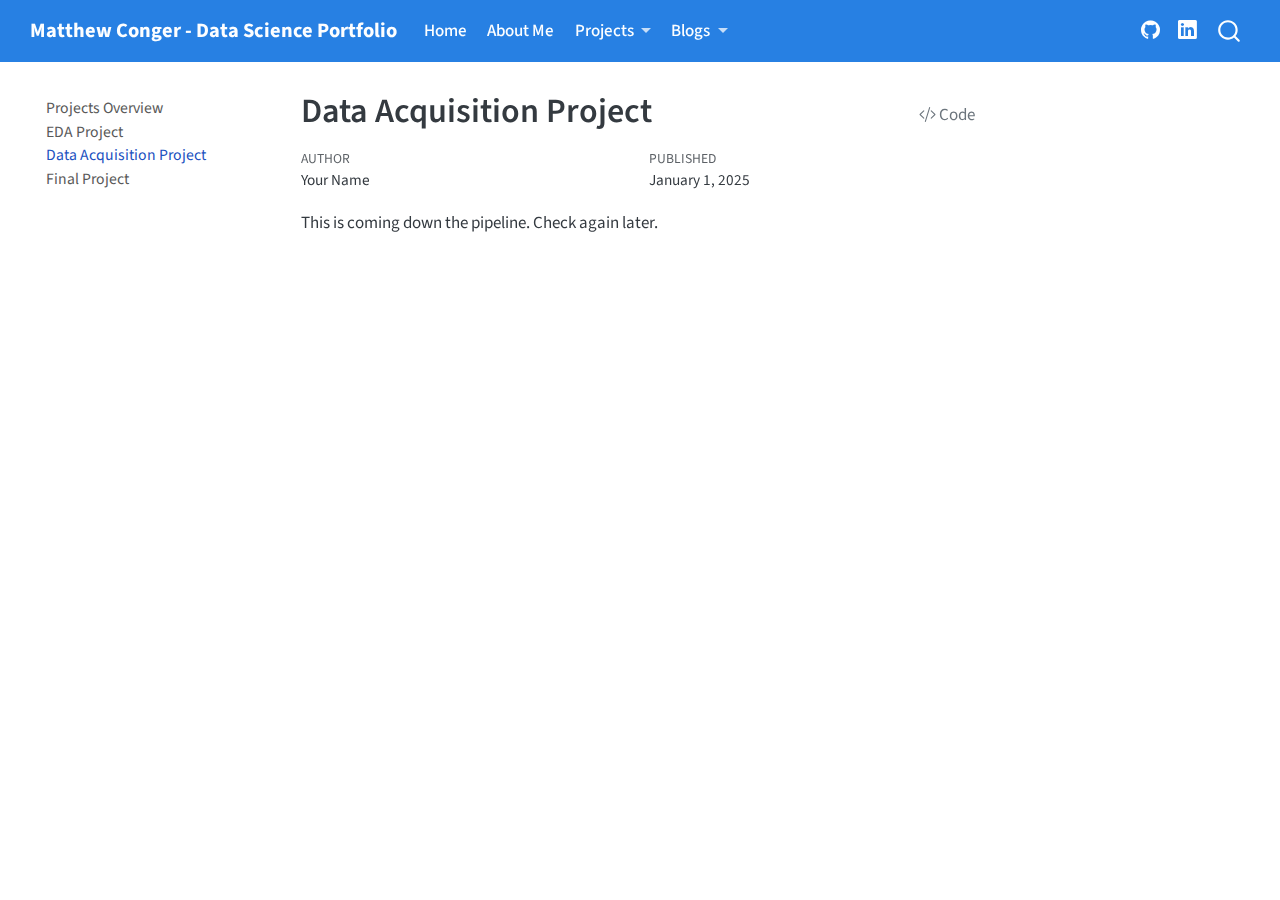
<file: docs/projects/data-acquisition.html>
<!DOCTYPE html>
<html xmlns="http://www.w3.org/1999/xhtml" lang="en" xml:lang="en"><head>

<meta charset="utf-8">
<meta name="generator" content="quarto-1.8.26">

<meta name="viewport" content="width=device-width, initial-scale=1.0, user-scalable=yes">

<meta name="author" content="Your Name">
<meta name="dcterms.date" content="2025-01-01">

<title>Data Acquisition Project – Matthew Conger - Data Science Portfolio</title>
<style>
code{white-space: pre-wrap;}
span.smallcaps{font-variant: small-caps;}
div.columns{display: flex; gap: min(4vw, 1.5em);}
div.column{flex: auto; overflow-x: auto;}
div.hanging-indent{margin-left: 1.5em; text-indent: -1.5em;}
ul.task-list{list-style: none;}
ul.task-list li input[type="checkbox"] {
  width: 0.8em;
  margin: 0 0.8em 0.2em -1em; /* quarto-specific, see https://github.com/quarto-dev/quarto-cli/issues/4556 */ 
  vertical-align: middle;
}
/* CSS for syntax highlighting */
html { -webkit-text-size-adjust: 100%; }
pre > code.sourceCode { white-space: pre; position: relative; }
pre > code.sourceCode > span { display: inline-block; line-height: 1.25; }
pre > code.sourceCode > span:empty { height: 1.2em; }
.sourceCode { overflow: visible; }
code.sourceCode > span { color: inherit; text-decoration: inherit; }
div.sourceCode { margin: 1em 0; }
pre.sourceCode { margin: 0; }
@media screen {
div.sourceCode { overflow: auto; }
}
@media print {
pre > code.sourceCode { white-space: pre-wrap; }
pre > code.sourceCode > span { text-indent: -5em; padding-left: 5em; }
}
pre.numberSource code
  { counter-reset: source-line 0; }
pre.numberSource code > span
  { position: relative; left: -4em; counter-increment: source-line; }
pre.numberSource code > span > a:first-child::before
  { content: counter(source-line);
    position: relative; left: -1em; text-align: right; vertical-align: baseline;
    border: none; display: inline-block;
    -webkit-touch-callout: none; -webkit-user-select: none;
    -khtml-user-select: none; -moz-user-select: none;
    -ms-user-select: none; user-select: none;
    padding: 0 4px; width: 4em;
  }
pre.numberSource { margin-left: 3em;  padding-left: 4px; }
div.sourceCode
  {   }
@media screen {
pre > code.sourceCode > span > a:first-child::before { text-decoration: underline; }
}
</style>


<script src="../site_libs/quarto-nav/quarto-nav.js"></script>
<script src="../site_libs/quarto-nav/headroom.min.js"></script>
<script src="../site_libs/clipboard/clipboard.min.js"></script>
<script src="../site_libs/quarto-search/autocomplete.umd.js"></script>
<script src="../site_libs/quarto-search/fuse.min.js"></script>
<script src="../site_libs/quarto-search/quarto-search.js"></script>
<meta name="quarto:offset" content="../">
<script src="../site_libs/quarto-html/quarto.js" type="module"></script>
<script src="../site_libs/quarto-html/tabsets/tabsets.js" type="module"></script>
<script src="../site_libs/quarto-html/axe/axe-check.js" type="module"></script>
<script src="../site_libs/quarto-html/popper.min.js"></script>
<script src="../site_libs/quarto-html/tippy.umd.min.js"></script>
<script src="../site_libs/quarto-html/anchor.min.js"></script>
<link href="../site_libs/quarto-html/tippy.css" rel="stylesheet">
<link href="../site_libs/quarto-html/quarto-syntax-highlighting-587c61ba64f3a5504c4d52d930310e48.css" rel="stylesheet" id="quarto-text-highlighting-styles">
<script src="../site_libs/bootstrap/bootstrap.min.js"></script>
<link href="../site_libs/bootstrap/bootstrap-icons.css" rel="stylesheet">
<link href="../site_libs/bootstrap/bootstrap-029b10fc0dc652dab2ec1ac156c1a037.min.css" rel="stylesheet" append-hash="true" id="quarto-bootstrap" data-mode="light">
<script id="quarto-search-options" type="application/json">{
  "location": "navbar",
  "copy-button": false,
  "collapse-after": 3,
  "panel-placement": "end",
  "type": "overlay",
  "limit": 50,
  "keyboard-shortcut": [
    "f",
    "/",
    "s"
  ],
  "show-item-context": false,
  "language": {
    "search-no-results-text": "No results",
    "search-matching-documents-text": "matching documents",
    "search-copy-link-title": "Copy link to search",
    "search-hide-matches-text": "Hide additional matches",
    "search-more-match-text": "more match in this document",
    "search-more-matches-text": "more matches in this document",
    "search-clear-button-title": "Clear",
    "search-text-placeholder": "",
    "search-detached-cancel-button-title": "Cancel",
    "search-submit-button-title": "Submit",
    "search-label": "Search"
  }
}</script>


<link rel="stylesheet" href="../styles.css">
</head>

<body class="nav-sidebar floating nav-fixed quarto-light">

<div id="quarto-search-results"></div>
  <header id="quarto-header" class="headroom fixed-top">
    <nav class="navbar navbar-expand-lg " data-bs-theme="dark">
      <div class="navbar-container container-fluid">
      <div class="navbar-brand-container mx-auto">
    <a class="navbar-brand" href="../index.html">
    <span class="navbar-title">Matthew Conger - Data Science Portfolio</span>
    </a>
  </div>
            <div id="quarto-search" class="" title="Search"></div>
          <button class="navbar-toggler" type="button" data-bs-toggle="collapse" data-bs-target="#navbarCollapse" aria-controls="navbarCollapse" role="menu" aria-expanded="false" aria-label="Toggle navigation" onclick="if (window.quartoToggleHeadroom) { window.quartoToggleHeadroom(); }">
  <span class="navbar-toggler-icon"></span>
</button>
          <div class="collapse navbar-collapse" id="navbarCollapse">
            <ul class="navbar-nav navbar-nav-scroll me-auto">
  <li class="nav-item">
    <a class="nav-link" href="../index.html"> 
<span class="menu-text">Home</span></a>
  </li>  
  <li class="nav-item">
    <a class="nav-link" href="../about.html"> 
<span class="menu-text">About Me</span></a>
  </li>  
  <li class="nav-item dropdown ">
    <a class="nav-link dropdown-toggle" href="#" id="nav-menu-projects" role="link" data-bs-toggle="dropdown" aria-expanded="false">
 <span class="menu-text">Projects</span>
    </a>
    <ul class="dropdown-menu" aria-labelledby="nav-menu-projects">    
        <li>
    <a class="dropdown-item" href="../projects/index.html">
 <span class="dropdown-text">All Projects</span></a>
  </li>  
        <li><hr class="dropdown-divider"></li>
        <li>
    <a class="dropdown-item" href="../projects/eda.html">
 <span class="dropdown-text">Exploratory Data Analysis</span></a>
  </li>  
        <li>
    <a class="dropdown-item" href="../projects/data-acquisition.html">
 <span class="dropdown-text">Data Acquisition</span></a>
  </li>  
        <li>
    <a class="dropdown-item" href="../projects/final-project.html">
 <span class="dropdown-text">Final Project</span></a>
  </li>  
    </ul>
  </li>
  <li class="nav-item dropdown ">
    <a class="nav-link dropdown-toggle" href="#" id="nav-menu-blogs" role="link" data-bs-toggle="dropdown" aria-expanded="false">
 <span class="menu-text">Blogs</span>
    </a>
    <ul class="dropdown-menu" aria-labelledby="nav-menu-blogs">    
        <li>
    <a class="dropdown-item" href="../blogs/index.html">
 <span class="dropdown-text">All Blogs</span></a>
  </li>  
        <li><hr class="dropdown-divider"></li>
        <li>
    <a class="dropdown-item" href="../blogs/tutorial.html">
 <span class="dropdown-text">Tutorial Blog Post</span></a>
  </li>  
        <li>
    <a class="dropdown-item" href="../blogs/data_acquisition.html">
 <span class="dropdown-text">Data Acquisition Blog Post</span></a>
  </li>  
    </ul>
  </li>
</ul>
            <ul class="navbar-nav navbar-nav-scroll ms-auto">
  <li class="nav-item compact">
    <a class="nav-link" href="https://github.com/congerm"> <i class="bi bi-github" role="img">
</i> 
<span class="menu-text"></span></a>
  </li>  
  <li class="nav-item compact">
    <a class="nav-link" href="https://linkedin.com/in/matthew-conger"> <i class="bi bi-linkedin" role="img">
</i> 
<span class="menu-text"></span></a>
  </li>  
</ul>
          </div> <!-- /navcollapse -->
            <div class="quarto-navbar-tools">
</div>
      </div> <!-- /container-fluid -->
    </nav>
  <nav class="quarto-secondary-nav">
    <div class="container-fluid d-flex">
      <button type="button" class="quarto-btn-toggle btn" data-bs-toggle="collapse" role="button" data-bs-target=".quarto-sidebar-collapse-item" aria-controls="quarto-sidebar" aria-expanded="false" aria-label="Toggle sidebar navigation" onclick="if (window.quartoToggleHeadroom) { window.quartoToggleHeadroom(); }">
        <i class="bi bi-layout-text-sidebar-reverse"></i>
      </button>
        <nav class="quarto-page-breadcrumbs" aria-label="breadcrumb"><ol class="breadcrumb"><li class="breadcrumb-item"><a href="../projects/data-acquisition.html">Data Acquisition Project</a></li></ol></nav>
        <a class="flex-grow-1" role="navigation" data-bs-toggle="collapse" data-bs-target=".quarto-sidebar-collapse-item" aria-controls="quarto-sidebar" aria-expanded="false" aria-label="Toggle sidebar navigation" onclick="if (window.quartoToggleHeadroom) { window.quartoToggleHeadroom(); }">      
        </a>
    </div>
  </nav>
</header>
<!-- content -->
<div id="quarto-content" class="quarto-container page-columns page-rows-contents page-layout-article page-navbar">
<!-- sidebar -->
  <nav id="quarto-sidebar" class="sidebar collapse collapse-horizontal quarto-sidebar-collapse-item sidebar-navigation floating overflow-auto">
    <div class="sidebar-menu-container"> 
    <ul class="list-unstyled mt-1">
        <li class="sidebar-item">
  <div class="sidebar-item-container"> 
  <a href="../projects/index.html" class="sidebar-item-text sidebar-link">
 <span class="menu-text">Projects Overview</span></a>
  </div>
</li>
        <li class="sidebar-item">
  <div class="sidebar-item-container"> 
  <a href="../projects/eda.html" class="sidebar-item-text sidebar-link">
 <span class="menu-text">EDA Project</span></a>
  </div>
</li>
        <li class="sidebar-item">
  <div class="sidebar-item-container"> 
  <a href="../projects/data-acquisition.html" class="sidebar-item-text sidebar-link active">
 <span class="menu-text">Data Acquisition Project</span></a>
  </div>
</li>
        <li class="sidebar-item">
  <div class="sidebar-item-container"> 
  <a href="../projects/final-project.html" class="sidebar-item-text sidebar-link">
 <span class="menu-text">Final Project</span></a>
  </div>
</li>
    </ul>
    </div>
</nav>
<div id="quarto-sidebar-glass" class="quarto-sidebar-collapse-item" data-bs-toggle="collapse" data-bs-target=".quarto-sidebar-collapse-item"></div>
<!-- margin-sidebar -->
    <div id="quarto-margin-sidebar" class="sidebar margin-sidebar zindex-bottom">
        
    </div>
<!-- main -->
<main class="content" id="quarto-document-content">

<header id="title-block-header" class="quarto-title-block default">
<div class="quarto-title">
<div class="quarto-title-block"><div><h1 class="title">Data Acquisition Project</h1><button type="button" class="btn code-tools-button" id="quarto-code-tools-source"><i class="bi"></i> Code</button></div></div>
</div>



<div class="quarto-title-meta">

    <div>
    <div class="quarto-title-meta-heading">Author</div>
    <div class="quarto-title-meta-contents">
             <p>Your Name </p>
          </div>
  </div>
    
    <div>
    <div class="quarto-title-meta-heading">Published</div>
    <div class="quarto-title-meta-contents">
      <p class="date">January 1, 2025</p>
    </div>
  </div>
  
    
  </div>
  


</header>


<p>This is coming down the pipeline. Check again later.</p>


<!-- -->


</main> <!-- /main -->
<script id="quarto-html-after-body" type="application/javascript">
  window.document.addEventListener("DOMContentLoaded", function (event) {
    const icon = "";
    const anchorJS = new window.AnchorJS();
    anchorJS.options = {
      placement: 'right',
      icon: icon
    };
    anchorJS.add('.anchored');
    const isCodeAnnotation = (el) => {
      for (const clz of el.classList) {
        if (clz.startsWith('code-annotation-')) {                     
          return true;
        }
      }
      return false;
    }
    const onCopySuccess = function(e) {
      // button target
      const button = e.trigger;
      // don't keep focus
      button.blur();
      // flash "checked"
      button.classList.add('code-copy-button-checked');
      var currentTitle = button.getAttribute("title");
      button.setAttribute("title", "Copied!");
      let tooltip;
      if (window.bootstrap) {
        button.setAttribute("data-bs-toggle", "tooltip");
        button.setAttribute("data-bs-placement", "left");
        button.setAttribute("data-bs-title", "Copied!");
        tooltip = new bootstrap.Tooltip(button, 
          { trigger: "manual", 
            customClass: "code-copy-button-tooltip",
            offset: [0, -8]});
        tooltip.show();    
      }
      setTimeout(function() {
        if (tooltip) {
          tooltip.hide();
          button.removeAttribute("data-bs-title");
          button.removeAttribute("data-bs-toggle");
          button.removeAttribute("data-bs-placement");
        }
        button.setAttribute("title", currentTitle);
        button.classList.remove('code-copy-button-checked');
      }, 1000);
      // clear code selection
      e.clearSelection();
    }
    const getTextToCopy = function(trigger) {
      const outerScaffold = trigger.parentElement.cloneNode(true);
      const codeEl = outerScaffold.querySelector('code');
      for (const childEl of codeEl.children) {
        if (isCodeAnnotation(childEl)) {
          childEl.remove();
        }
      }
      return codeEl.innerText;
    }
    const clipboard = new window.ClipboardJS('.code-copy-button:not([data-in-quarto-modal])', {
      text: getTextToCopy
    });
    clipboard.on('success', onCopySuccess);
    if (window.document.getElementById('quarto-embedded-source-code-modal')) {
      const clipboardModal = new window.ClipboardJS('.code-copy-button[data-in-quarto-modal]', {
        text: getTextToCopy,
        container: window.document.getElementById('quarto-embedded-source-code-modal')
      });
      clipboardModal.on('success', onCopySuccess);
    }
    const viewSource = window.document.getElementById('quarto-view-source') ||
                       window.document.getElementById('quarto-code-tools-source');
    if (viewSource) {
      const sourceUrl = viewSource.getAttribute("data-quarto-source-url");
      viewSource.addEventListener("click", function(e) {
        if (sourceUrl) {
          // rstudio viewer pane
          if (/\bcapabilities=\b/.test(window.location)) {
            window.open(sourceUrl);
          } else {
            window.location.href = sourceUrl;
          }
        } else {
          const modal = new bootstrap.Modal(document.getElementById('quarto-embedded-source-code-modal'));
          modal.show();
        }
        return false;
      });
    }
    function toggleCodeHandler(show) {
      return function(e) {
        const detailsSrc = window.document.querySelectorAll(".cell > details > .sourceCode");
        for (let i=0; i<detailsSrc.length; i++) {
          const details = detailsSrc[i].parentElement;
          if (show) {
            details.open = true;
          } else {
            details.removeAttribute("open");
          }
        }
        const cellCodeDivs = window.document.querySelectorAll(".cell > .sourceCode");
        const fromCls = show ? "hidden" : "unhidden";
        const toCls = show ? "unhidden" : "hidden";
        for (let i=0; i<cellCodeDivs.length; i++) {
          const codeDiv = cellCodeDivs[i];
          if (codeDiv.classList.contains(fromCls)) {
            codeDiv.classList.remove(fromCls);
            codeDiv.classList.add(toCls);
          } 
        }
        return false;
      }
    }
    const hideAllCode = window.document.getElementById("quarto-hide-all-code");
    if (hideAllCode) {
      hideAllCode.addEventListener("click", toggleCodeHandler(false));
    }
    const showAllCode = window.document.getElementById("quarto-show-all-code");
    if (showAllCode) {
      showAllCode.addEventListener("click", toggleCodeHandler(true));
    }
      var localhostRegex = new RegExp(/^(?:http|https):\/\/localhost\:?[0-9]*\//);
      var mailtoRegex = new RegExp(/^mailto:/);
        var filterRegex = new RegExp('/' + window.location.host + '/');
      var isInternal = (href) => {
          return filterRegex.test(href) || localhostRegex.test(href) || mailtoRegex.test(href);
      }
      // Inspect non-navigation links and adorn them if external
     var links = window.document.querySelectorAll('a[href]:not(.nav-link):not(.navbar-brand):not(.toc-action):not(.sidebar-link):not(.sidebar-item-toggle):not(.pagination-link):not(.no-external):not([aria-hidden]):not(.dropdown-item):not(.quarto-navigation-tool):not(.about-link)');
      for (var i=0; i<links.length; i++) {
        const link = links[i];
        if (!isInternal(link.href)) {
          // undo the damage that might have been done by quarto-nav.js in the case of
          // links that we want to consider external
          if (link.dataset.originalHref !== undefined) {
            link.href = link.dataset.originalHref;
          }
        }
      }
    function tippyHover(el, contentFn, onTriggerFn, onUntriggerFn) {
      const config = {
        allowHTML: true,
        maxWidth: 500,
        delay: 100,
        arrow: false,
        appendTo: function(el) {
            return el.parentElement;
        },
        interactive: true,
        interactiveBorder: 10,
        theme: 'quarto',
        placement: 'bottom-start',
      };
      if (contentFn) {
        config.content = contentFn;
      }
      if (onTriggerFn) {
        config.onTrigger = onTriggerFn;
      }
      if (onUntriggerFn) {
        config.onUntrigger = onUntriggerFn;
      }
      window.tippy(el, config); 
    }
    const noterefs = window.document.querySelectorAll('a[role="doc-noteref"]');
    for (var i=0; i<noterefs.length; i++) {
      const ref = noterefs[i];
      tippyHover(ref, function() {
        // use id or data attribute instead here
        let href = ref.getAttribute('data-footnote-href') || ref.getAttribute('href');
        try { href = new URL(href).hash; } catch {}
        const id = href.replace(/^#\/?/, "");
        const note = window.document.getElementById(id);
        if (note) {
          return note.innerHTML;
        } else {
          return "";
        }
      });
    }
    const xrefs = window.document.querySelectorAll('a.quarto-xref');
    const processXRef = (id, note) => {
      // Strip column container classes
      const stripColumnClz = (el) => {
        el.classList.remove("page-full", "page-columns");
        if (el.children) {
          for (const child of el.children) {
            stripColumnClz(child);
          }
        }
      }
      stripColumnClz(note)
      if (id === null || id.startsWith('sec-')) {
        // Special case sections, only their first couple elements
        const container = document.createElement("div");
        if (note.children && note.children.length > 2) {
          container.appendChild(note.children[0].cloneNode(true));
          for (let i = 1; i < note.children.length; i++) {
            const child = note.children[i];
            if (child.tagName === "P" && child.innerText === "") {
              continue;
            } else {
              container.appendChild(child.cloneNode(true));
              break;
            }
          }
          if (window.Quarto?.typesetMath) {
            window.Quarto.typesetMath(container);
          }
          return container.innerHTML
        } else {
          if (window.Quarto?.typesetMath) {
            window.Quarto.typesetMath(note);
          }
          return note.innerHTML;
        }
      } else {
        // Remove any anchor links if they are present
        const anchorLink = note.querySelector('a.anchorjs-link');
        if (anchorLink) {
          anchorLink.remove();
        }
        if (window.Quarto?.typesetMath) {
          window.Quarto.typesetMath(note);
        }
        if (note.classList.contains("callout")) {
          return note.outerHTML;
        } else {
          return note.innerHTML;
        }
      }
    }
    for (var i=0; i<xrefs.length; i++) {
      const xref = xrefs[i];
      tippyHover(xref, undefined, function(instance) {
        instance.disable();
        let url = xref.getAttribute('href');
        let hash = undefined; 
        if (url.startsWith('#')) {
          hash = url;
        } else {
          try { hash = new URL(url).hash; } catch {}
        }
        if (hash) {
          const id = hash.replace(/^#\/?/, "");
          const note = window.document.getElementById(id);
          if (note !== null) {
            try {
              const html = processXRef(id, note.cloneNode(true));
              instance.setContent(html);
            } finally {
              instance.enable();
              instance.show();
            }
          } else {
            // See if we can fetch this
            fetch(url.split('#')[0])
            .then(res => res.text())
            .then(html => {
              const parser = new DOMParser();
              const htmlDoc = parser.parseFromString(html, "text/html");
              const note = htmlDoc.getElementById(id);
              if (note !== null) {
                const html = processXRef(id, note);
                instance.setContent(html);
              } 
            }).finally(() => {
              instance.enable();
              instance.show();
            });
          }
        } else {
          // See if we can fetch a full url (with no hash to target)
          // This is a special case and we should probably do some content thinning / targeting
          fetch(url)
          .then(res => res.text())
          .then(html => {
            const parser = new DOMParser();
            const htmlDoc = parser.parseFromString(html, "text/html");
            const note = htmlDoc.querySelector('main.content');
            if (note !== null) {
              // This should only happen for chapter cross references
              // (since there is no id in the URL)
              // remove the first header
              if (note.children.length > 0 && note.children[0].tagName === "HEADER") {
                note.children[0].remove();
              }
              const html = processXRef(null, note);
              instance.setContent(html);
            } 
          }).finally(() => {
            instance.enable();
            instance.show();
          });
        }
      }, function(instance) {
      });
    }
        let selectedAnnoteEl;
        const selectorForAnnotation = ( cell, annotation) => {
          let cellAttr = 'data-code-cell="' + cell + '"';
          let lineAttr = 'data-code-annotation="' +  annotation + '"';
          const selector = 'span[' + cellAttr + '][' + lineAttr + ']';
          return selector;
        }
        const selectCodeLines = (annoteEl) => {
          const doc = window.document;
          const targetCell = annoteEl.getAttribute("data-target-cell");
          const targetAnnotation = annoteEl.getAttribute("data-target-annotation");
          const annoteSpan = window.document.querySelector(selectorForAnnotation(targetCell, targetAnnotation));
          const lines = annoteSpan.getAttribute("data-code-lines").split(",");
          const lineIds = lines.map((line) => {
            return targetCell + "-" + line;
          })
          let top = null;
          let height = null;
          let parent = null;
          if (lineIds.length > 0) {
              //compute the position of the single el (top and bottom and make a div)
              const el = window.document.getElementById(lineIds[0]);
              top = el.offsetTop;
              height = el.offsetHeight;
              parent = el.parentElement.parentElement;
            if (lineIds.length > 1) {
              const lastEl = window.document.getElementById(lineIds[lineIds.length - 1]);
              const bottom = lastEl.offsetTop + lastEl.offsetHeight;
              height = bottom - top;
            }
            if (top !== null && height !== null && parent !== null) {
              // cook up a div (if necessary) and position it 
              let div = window.document.getElementById("code-annotation-line-highlight");
              if (div === null) {
                div = window.document.createElement("div");
                div.setAttribute("id", "code-annotation-line-highlight");
                div.style.position = 'absolute';
                parent.appendChild(div);
              }
              div.style.top = top - 2 + "px";
              div.style.height = height + 4 + "px";
              div.style.left = 0;
              let gutterDiv = window.document.getElementById("code-annotation-line-highlight-gutter");
              if (gutterDiv === null) {
                gutterDiv = window.document.createElement("div");
                gutterDiv.setAttribute("id", "code-annotation-line-highlight-gutter");
                gutterDiv.style.position = 'absolute';
                const codeCell = window.document.getElementById(targetCell);
                const gutter = codeCell.querySelector('.code-annotation-gutter');
                gutter.appendChild(gutterDiv);
              }
              gutterDiv.style.top = top - 2 + "px";
              gutterDiv.style.height = height + 4 + "px";
            }
            selectedAnnoteEl = annoteEl;
          }
        };
        const unselectCodeLines = () => {
          const elementsIds = ["code-annotation-line-highlight", "code-annotation-line-highlight-gutter"];
          elementsIds.forEach((elId) => {
            const div = window.document.getElementById(elId);
            if (div) {
              div.remove();
            }
          });
          selectedAnnoteEl = undefined;
        };
          // Handle positioning of the toggle
      window.addEventListener(
        "resize",
        throttle(() => {
          elRect = undefined;
          if (selectedAnnoteEl) {
            selectCodeLines(selectedAnnoteEl);
          }
        }, 10)
      );
      function throttle(fn, ms) {
      let throttle = false;
      let timer;
        return (...args) => {
          if(!throttle) { // first call gets through
              fn.apply(this, args);
              throttle = true;
          } else { // all the others get throttled
              if(timer) clearTimeout(timer); // cancel #2
              timer = setTimeout(() => {
                fn.apply(this, args);
                timer = throttle = false;
              }, ms);
          }
        };
      }
        // Attach click handler to the DT
        const annoteDls = window.document.querySelectorAll('dt[data-target-cell]');
        for (const annoteDlNode of annoteDls) {
          annoteDlNode.addEventListener('click', (event) => {
            const clickedEl = event.target;
            if (clickedEl !== selectedAnnoteEl) {
              unselectCodeLines();
              const activeEl = window.document.querySelector('dt[data-target-cell].code-annotation-active');
              if (activeEl) {
                activeEl.classList.remove('code-annotation-active');
              }
              selectCodeLines(clickedEl);
              clickedEl.classList.add('code-annotation-active');
            } else {
              // Unselect the line
              unselectCodeLines();
              clickedEl.classList.remove('code-annotation-active');
            }
          });
        }
    const findCites = (el) => {
      const parentEl = el.parentElement;
      if (parentEl) {
        const cites = parentEl.dataset.cites;
        if (cites) {
          return {
            el,
            cites: cites.split(' ')
          };
        } else {
          return findCites(el.parentElement)
        }
      } else {
        return undefined;
      }
    };
    var bibliorefs = window.document.querySelectorAll('a[role="doc-biblioref"]');
    for (var i=0; i<bibliorefs.length; i++) {
      const ref = bibliorefs[i];
      const citeInfo = findCites(ref);
      if (citeInfo) {
        tippyHover(citeInfo.el, function() {
          var popup = window.document.createElement('div');
          citeInfo.cites.forEach(function(cite) {
            var citeDiv = window.document.createElement('div');
            citeDiv.classList.add('hanging-indent');
            citeDiv.classList.add('csl-entry');
            var biblioDiv = window.document.getElementById('ref-' + cite);
            if (biblioDiv) {
              citeDiv.innerHTML = biblioDiv.innerHTML;
            }
            popup.appendChild(citeDiv);
          });
          return popup.innerHTML;
        });
      }
    }
  });
  </script><div class="modal fade" id="quarto-embedded-source-code-modal" tabindex="-1" aria-labelledby="quarto-embedded-source-code-modal-label" aria-hidden="true"><div class="modal-dialog modal-dialog-scrollable"><div class="modal-content"><div class="modal-header"><h5 class="modal-title" id="quarto-embedded-source-code-modal-label">Source Code</h5><button class="btn-close" data-bs-dismiss="modal"></button></div><div class="modal-body"><div class="">
<div class="code-copy-outer-scaffold"><div class="sourceCode" id="cb1" data-shortcodes="false"><pre class="sourceCode markdown code-with-copy"><code class="sourceCode markdown"><span id="cb1-1"><a href="#cb1-1" aria-hidden="true" tabindex="-1"></a><span class="co">---</span></span>
<span id="cb1-2"><a href="#cb1-2" aria-hidden="true" tabindex="-1"></a><span class="an">title:</span><span class="co"> "Data Acquisition Project"</span></span>
<span id="cb1-3"><a href="#cb1-3" aria-hidden="true" tabindex="-1"></a><span class="an">author:</span><span class="co"> "Your Name"</span></span>
<span id="cb1-4"><a href="#cb1-4" aria-hidden="true" tabindex="-1"></a><span class="an">date:</span><span class="co"> "2025-01-01"</span></span>
<span id="cb1-5"><a href="#cb1-5" aria-hidden="true" tabindex="-1"></a><span class="an">format:</span></span>
<span id="cb1-6"><a href="#cb1-6" aria-hidden="true" tabindex="-1"></a><span class="co">  html:</span></span>
<span id="cb1-7"><a href="#cb1-7" aria-hidden="true" tabindex="-1"></a><span class="co">    code-fold: true</span></span>
<span id="cb1-8"><a href="#cb1-8" aria-hidden="true" tabindex="-1"></a><span class="co">    toc: true</span></span>
<span id="cb1-9"><a href="#cb1-9" aria-hidden="true" tabindex="-1"></a><span class="co">---</span></span>
<span id="cb1-10"><a href="#cb1-10" aria-hidden="true" tabindex="-1"></a></span>
<span id="cb1-11"><a href="#cb1-11" aria-hidden="true" tabindex="-1"></a>This is coming down the pipeline. Check again later.</span></code></pre></div><button title="Copy to Clipboard" class="code-copy-button" data-in-quarto-modal=""><i class="bi"></i></button></div>
</div></div></div></div></div>
</div> <!-- /content -->




</body></html>
</file>
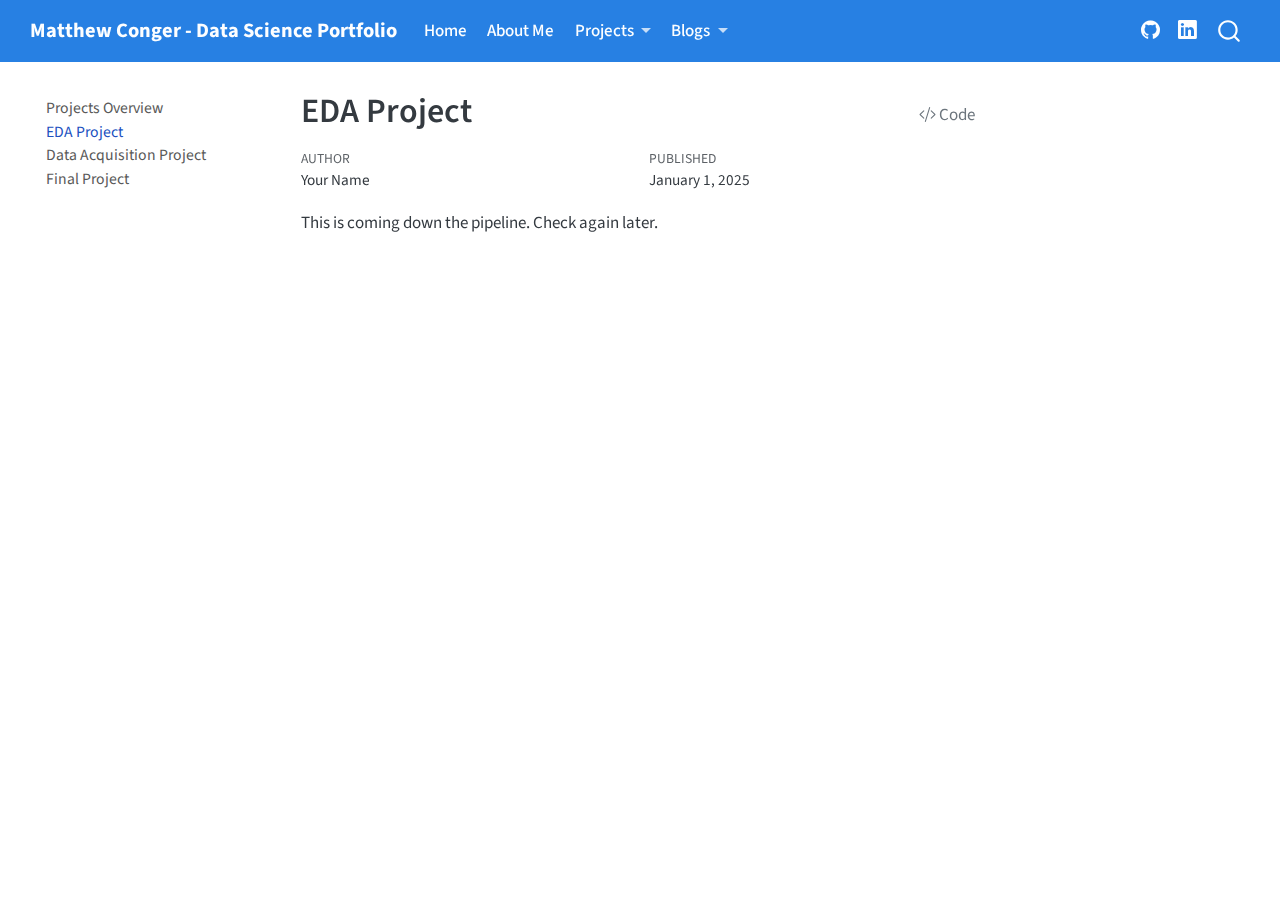
<file: docs/projects/eda.html>
<!DOCTYPE html>
<html xmlns="http://www.w3.org/1999/xhtml" lang="en" xml:lang="en"><head>

<meta charset="utf-8">
<meta name="generator" content="quarto-1.8.26">

<meta name="viewport" content="width=device-width, initial-scale=1.0, user-scalable=yes">

<meta name="author" content="Your Name">
<meta name="dcterms.date" content="2025-01-01">

<title>EDA Project – Matthew Conger - Data Science Portfolio</title>
<style>
code{white-space: pre-wrap;}
span.smallcaps{font-variant: small-caps;}
div.columns{display: flex; gap: min(4vw, 1.5em);}
div.column{flex: auto; overflow-x: auto;}
div.hanging-indent{margin-left: 1.5em; text-indent: -1.5em;}
ul.task-list{list-style: none;}
ul.task-list li input[type="checkbox"] {
  width: 0.8em;
  margin: 0 0.8em 0.2em -1em; /* quarto-specific, see https://github.com/quarto-dev/quarto-cli/issues/4556 */ 
  vertical-align: middle;
}
/* CSS for syntax highlighting */
html { -webkit-text-size-adjust: 100%; }
pre > code.sourceCode { white-space: pre; position: relative; }
pre > code.sourceCode > span { display: inline-block; line-height: 1.25; }
pre > code.sourceCode > span:empty { height: 1.2em; }
.sourceCode { overflow: visible; }
code.sourceCode > span { color: inherit; text-decoration: inherit; }
div.sourceCode { margin: 1em 0; }
pre.sourceCode { margin: 0; }
@media screen {
div.sourceCode { overflow: auto; }
}
@media print {
pre > code.sourceCode { white-space: pre-wrap; }
pre > code.sourceCode > span { text-indent: -5em; padding-left: 5em; }
}
pre.numberSource code
  { counter-reset: source-line 0; }
pre.numberSource code > span
  { position: relative; left: -4em; counter-increment: source-line; }
pre.numberSource code > span > a:first-child::before
  { content: counter(source-line);
    position: relative; left: -1em; text-align: right; vertical-align: baseline;
    border: none; display: inline-block;
    -webkit-touch-callout: none; -webkit-user-select: none;
    -khtml-user-select: none; -moz-user-select: none;
    -ms-user-select: none; user-select: none;
    padding: 0 4px; width: 4em;
  }
pre.numberSource { margin-left: 3em;  padding-left: 4px; }
div.sourceCode
  {   }
@media screen {
pre > code.sourceCode > span > a:first-child::before { text-decoration: underline; }
}
</style>


<script src="../site_libs/quarto-nav/quarto-nav.js"></script>
<script src="../site_libs/quarto-nav/headroom.min.js"></script>
<script src="../site_libs/clipboard/clipboard.min.js"></script>
<script src="../site_libs/quarto-search/autocomplete.umd.js"></script>
<script src="../site_libs/quarto-search/fuse.min.js"></script>
<script src="../site_libs/quarto-search/quarto-search.js"></script>
<meta name="quarto:offset" content="../">
<script src="../site_libs/quarto-html/quarto.js" type="module"></script>
<script src="../site_libs/quarto-html/tabsets/tabsets.js" type="module"></script>
<script src="../site_libs/quarto-html/axe/axe-check.js" type="module"></script>
<script src="../site_libs/quarto-html/popper.min.js"></script>
<script src="../site_libs/quarto-html/tippy.umd.min.js"></script>
<script src="../site_libs/quarto-html/anchor.min.js"></script>
<link href="../site_libs/quarto-html/tippy.css" rel="stylesheet">
<link href="../site_libs/quarto-html/quarto-syntax-highlighting-587c61ba64f3a5504c4d52d930310e48.css" rel="stylesheet" id="quarto-text-highlighting-styles">
<script src="../site_libs/bootstrap/bootstrap.min.js"></script>
<link href="../site_libs/bootstrap/bootstrap-icons.css" rel="stylesheet">
<link href="../site_libs/bootstrap/bootstrap-029b10fc0dc652dab2ec1ac156c1a037.min.css" rel="stylesheet" append-hash="true" id="quarto-bootstrap" data-mode="light">
<script id="quarto-search-options" type="application/json">{
  "location": "navbar",
  "copy-button": false,
  "collapse-after": 3,
  "panel-placement": "end",
  "type": "overlay",
  "limit": 50,
  "keyboard-shortcut": [
    "f",
    "/",
    "s"
  ],
  "show-item-context": false,
  "language": {
    "search-no-results-text": "No results",
    "search-matching-documents-text": "matching documents",
    "search-copy-link-title": "Copy link to search",
    "search-hide-matches-text": "Hide additional matches",
    "search-more-match-text": "more match in this document",
    "search-more-matches-text": "more matches in this document",
    "search-clear-button-title": "Clear",
    "search-text-placeholder": "",
    "search-detached-cancel-button-title": "Cancel",
    "search-submit-button-title": "Submit",
    "search-label": "Search"
  }
}</script>


<link rel="stylesheet" href="../styles.css">
</head>

<body class="nav-sidebar floating nav-fixed quarto-light">

<div id="quarto-search-results"></div>
  <header id="quarto-header" class="headroom fixed-top">
    <nav class="navbar navbar-expand-lg " data-bs-theme="dark">
      <div class="navbar-container container-fluid">
      <div class="navbar-brand-container mx-auto">
    <a class="navbar-brand" href="../index.html">
    <span class="navbar-title">Matthew Conger - Data Science Portfolio</span>
    </a>
  </div>
            <div id="quarto-search" class="" title="Search"></div>
          <button class="navbar-toggler" type="button" data-bs-toggle="collapse" data-bs-target="#navbarCollapse" aria-controls="navbarCollapse" role="menu" aria-expanded="false" aria-label="Toggle navigation" onclick="if (window.quartoToggleHeadroom) { window.quartoToggleHeadroom(); }">
  <span class="navbar-toggler-icon"></span>
</button>
          <div class="collapse navbar-collapse" id="navbarCollapse">
            <ul class="navbar-nav navbar-nav-scroll me-auto">
  <li class="nav-item">
    <a class="nav-link" href="../index.html"> 
<span class="menu-text">Home</span></a>
  </li>  
  <li class="nav-item">
    <a class="nav-link" href="../about.html"> 
<span class="menu-text">About Me</span></a>
  </li>  
  <li class="nav-item dropdown ">
    <a class="nav-link dropdown-toggle" href="#" id="nav-menu-projects" role="link" data-bs-toggle="dropdown" aria-expanded="false">
 <span class="menu-text">Projects</span>
    </a>
    <ul class="dropdown-menu" aria-labelledby="nav-menu-projects">    
        <li>
    <a class="dropdown-item" href="../projects/index.html">
 <span class="dropdown-text">All Projects</span></a>
  </li>  
        <li><hr class="dropdown-divider"></li>
        <li>
    <a class="dropdown-item" href="../projects/eda.html">
 <span class="dropdown-text">Exploratory Data Analysis</span></a>
  </li>  
        <li>
    <a class="dropdown-item" href="../projects/data-acquisition.html">
 <span class="dropdown-text">Data Acquisition</span></a>
  </li>  
        <li>
    <a class="dropdown-item" href="../projects/final-project.html">
 <span class="dropdown-text">Final Project</span></a>
  </li>  
    </ul>
  </li>
  <li class="nav-item dropdown ">
    <a class="nav-link dropdown-toggle" href="#" id="nav-menu-blogs" role="link" data-bs-toggle="dropdown" aria-expanded="false">
 <span class="menu-text">Blogs</span>
    </a>
    <ul class="dropdown-menu" aria-labelledby="nav-menu-blogs">    
        <li>
    <a class="dropdown-item" href="../blogs/index.html">
 <span class="dropdown-text">All Blogs</span></a>
  </li>  
        <li><hr class="dropdown-divider"></li>
        <li>
    <a class="dropdown-item" href="../blogs/tutorial.html">
 <span class="dropdown-text">Tutorial Blog Post</span></a>
  </li>  
        <li>
    <a class="dropdown-item" href="../blogs/data_acquisition.html">
 <span class="dropdown-text">Data Acquisition Blog Post</span></a>
  </li>  
    </ul>
  </li>
</ul>
            <ul class="navbar-nav navbar-nav-scroll ms-auto">
  <li class="nav-item compact">
    <a class="nav-link" href="https://github.com/congerm"> <i class="bi bi-github" role="img">
</i> 
<span class="menu-text"></span></a>
  </li>  
  <li class="nav-item compact">
    <a class="nav-link" href="https://linkedin.com/in/matthew-conger"> <i class="bi bi-linkedin" role="img">
</i> 
<span class="menu-text"></span></a>
  </li>  
</ul>
          </div> <!-- /navcollapse -->
            <div class="quarto-navbar-tools">
</div>
      </div> <!-- /container-fluid -->
    </nav>
  <nav class="quarto-secondary-nav">
    <div class="container-fluid d-flex">
      <button type="button" class="quarto-btn-toggle btn" data-bs-toggle="collapse" role="button" data-bs-target=".quarto-sidebar-collapse-item" aria-controls="quarto-sidebar" aria-expanded="false" aria-label="Toggle sidebar navigation" onclick="if (window.quartoToggleHeadroom) { window.quartoToggleHeadroom(); }">
        <i class="bi bi-layout-text-sidebar-reverse"></i>
      </button>
        <nav class="quarto-page-breadcrumbs" aria-label="breadcrumb"><ol class="breadcrumb"><li class="breadcrumb-item"><a href="../projects/eda.html">EDA Project</a></li></ol></nav>
        <a class="flex-grow-1" role="navigation" data-bs-toggle="collapse" data-bs-target=".quarto-sidebar-collapse-item" aria-controls="quarto-sidebar" aria-expanded="false" aria-label="Toggle sidebar navigation" onclick="if (window.quartoToggleHeadroom) { window.quartoToggleHeadroom(); }">      
        </a>
    </div>
  </nav>
</header>
<!-- content -->
<div id="quarto-content" class="quarto-container page-columns page-rows-contents page-layout-article page-navbar">
<!-- sidebar -->
  <nav id="quarto-sidebar" class="sidebar collapse collapse-horizontal quarto-sidebar-collapse-item sidebar-navigation floating overflow-auto">
    <div class="sidebar-menu-container"> 
    <ul class="list-unstyled mt-1">
        <li class="sidebar-item">
  <div class="sidebar-item-container"> 
  <a href="../projects/index.html" class="sidebar-item-text sidebar-link">
 <span class="menu-text">Projects Overview</span></a>
  </div>
</li>
        <li class="sidebar-item">
  <div class="sidebar-item-container"> 
  <a href="../projects/eda.html" class="sidebar-item-text sidebar-link active">
 <span class="menu-text">EDA Project</span></a>
  </div>
</li>
        <li class="sidebar-item">
  <div class="sidebar-item-container"> 
  <a href="../projects/data-acquisition.html" class="sidebar-item-text sidebar-link">
 <span class="menu-text">Data Acquisition Project</span></a>
  </div>
</li>
        <li class="sidebar-item">
  <div class="sidebar-item-container"> 
  <a href="../projects/final-project.html" class="sidebar-item-text sidebar-link">
 <span class="menu-text">Final Project</span></a>
  </div>
</li>
    </ul>
    </div>
</nav>
<div id="quarto-sidebar-glass" class="quarto-sidebar-collapse-item" data-bs-toggle="collapse" data-bs-target=".quarto-sidebar-collapse-item"></div>
<!-- margin-sidebar -->
    <div id="quarto-margin-sidebar" class="sidebar margin-sidebar zindex-bottom">
        
    </div>
<!-- main -->
<main class="content" id="quarto-document-content">

<header id="title-block-header" class="quarto-title-block default">
<div class="quarto-title">
<div class="quarto-title-block"><div><h1 class="title">EDA Project</h1><button type="button" class="btn code-tools-button" id="quarto-code-tools-source"><i class="bi"></i> Code</button></div></div>
</div>



<div class="quarto-title-meta">

    <div>
    <div class="quarto-title-meta-heading">Author</div>
    <div class="quarto-title-meta-contents">
             <p>Your Name </p>
          </div>
  </div>
    
    <div>
    <div class="quarto-title-meta-heading">Published</div>
    <div class="quarto-title-meta-contents">
      <p class="date">January 1, 2025</p>
    </div>
  </div>
  
    
  </div>
  


</header>


<p>This is coming down the pipeline. Check again later.</p>


<!-- -->


</main> <!-- /main -->
<script id="quarto-html-after-body" type="application/javascript">
  window.document.addEventListener("DOMContentLoaded", function (event) {
    const icon = "";
    const anchorJS = new window.AnchorJS();
    anchorJS.options = {
      placement: 'right',
      icon: icon
    };
    anchorJS.add('.anchored');
    const isCodeAnnotation = (el) => {
      for (const clz of el.classList) {
        if (clz.startsWith('code-annotation-')) {                     
          return true;
        }
      }
      return false;
    }
    const onCopySuccess = function(e) {
      // button target
      const button = e.trigger;
      // don't keep focus
      button.blur();
      // flash "checked"
      button.classList.add('code-copy-button-checked');
      var currentTitle = button.getAttribute("title");
      button.setAttribute("title", "Copied!");
      let tooltip;
      if (window.bootstrap) {
        button.setAttribute("data-bs-toggle", "tooltip");
        button.setAttribute("data-bs-placement", "left");
        button.setAttribute("data-bs-title", "Copied!");
        tooltip = new bootstrap.Tooltip(button, 
          { trigger: "manual", 
            customClass: "code-copy-button-tooltip",
            offset: [0, -8]});
        tooltip.show();    
      }
      setTimeout(function() {
        if (tooltip) {
          tooltip.hide();
          button.removeAttribute("data-bs-title");
          button.removeAttribute("data-bs-toggle");
          button.removeAttribute("data-bs-placement");
        }
        button.setAttribute("title", currentTitle);
        button.classList.remove('code-copy-button-checked');
      }, 1000);
      // clear code selection
      e.clearSelection();
    }
    const getTextToCopy = function(trigger) {
      const outerScaffold = trigger.parentElement.cloneNode(true);
      const codeEl = outerScaffold.querySelector('code');
      for (const childEl of codeEl.children) {
        if (isCodeAnnotation(childEl)) {
          childEl.remove();
        }
      }
      return codeEl.innerText;
    }
    const clipboard = new window.ClipboardJS('.code-copy-button:not([data-in-quarto-modal])', {
      text: getTextToCopy
    });
    clipboard.on('success', onCopySuccess);
    if (window.document.getElementById('quarto-embedded-source-code-modal')) {
      const clipboardModal = new window.ClipboardJS('.code-copy-button[data-in-quarto-modal]', {
        text: getTextToCopy,
        container: window.document.getElementById('quarto-embedded-source-code-modal')
      });
      clipboardModal.on('success', onCopySuccess);
    }
    const viewSource = window.document.getElementById('quarto-view-source') ||
                       window.document.getElementById('quarto-code-tools-source');
    if (viewSource) {
      const sourceUrl = viewSource.getAttribute("data-quarto-source-url");
      viewSource.addEventListener("click", function(e) {
        if (sourceUrl) {
          // rstudio viewer pane
          if (/\bcapabilities=\b/.test(window.location)) {
            window.open(sourceUrl);
          } else {
            window.location.href = sourceUrl;
          }
        } else {
          const modal = new bootstrap.Modal(document.getElementById('quarto-embedded-source-code-modal'));
          modal.show();
        }
        return false;
      });
    }
    function toggleCodeHandler(show) {
      return function(e) {
        const detailsSrc = window.document.querySelectorAll(".cell > details > .sourceCode");
        for (let i=0; i<detailsSrc.length; i++) {
          const details = detailsSrc[i].parentElement;
          if (show) {
            details.open = true;
          } else {
            details.removeAttribute("open");
          }
        }
        const cellCodeDivs = window.document.querySelectorAll(".cell > .sourceCode");
        const fromCls = show ? "hidden" : "unhidden";
        const toCls = show ? "unhidden" : "hidden";
        for (let i=0; i<cellCodeDivs.length; i++) {
          const codeDiv = cellCodeDivs[i];
          if (codeDiv.classList.contains(fromCls)) {
            codeDiv.classList.remove(fromCls);
            codeDiv.classList.add(toCls);
          } 
        }
        return false;
      }
    }
    const hideAllCode = window.document.getElementById("quarto-hide-all-code");
    if (hideAllCode) {
      hideAllCode.addEventListener("click", toggleCodeHandler(false));
    }
    const showAllCode = window.document.getElementById("quarto-show-all-code");
    if (showAllCode) {
      showAllCode.addEventListener("click", toggleCodeHandler(true));
    }
      var localhostRegex = new RegExp(/^(?:http|https):\/\/localhost\:?[0-9]*\//);
      var mailtoRegex = new RegExp(/^mailto:/);
        var filterRegex = new RegExp('/' + window.location.host + '/');
      var isInternal = (href) => {
          return filterRegex.test(href) || localhostRegex.test(href) || mailtoRegex.test(href);
      }
      // Inspect non-navigation links and adorn them if external
     var links = window.document.querySelectorAll('a[href]:not(.nav-link):not(.navbar-brand):not(.toc-action):not(.sidebar-link):not(.sidebar-item-toggle):not(.pagination-link):not(.no-external):not([aria-hidden]):not(.dropdown-item):not(.quarto-navigation-tool):not(.about-link)');
      for (var i=0; i<links.length; i++) {
        const link = links[i];
        if (!isInternal(link.href)) {
          // undo the damage that might have been done by quarto-nav.js in the case of
          // links that we want to consider external
          if (link.dataset.originalHref !== undefined) {
            link.href = link.dataset.originalHref;
          }
        }
      }
    function tippyHover(el, contentFn, onTriggerFn, onUntriggerFn) {
      const config = {
        allowHTML: true,
        maxWidth: 500,
        delay: 100,
        arrow: false,
        appendTo: function(el) {
            return el.parentElement;
        },
        interactive: true,
        interactiveBorder: 10,
        theme: 'quarto',
        placement: 'bottom-start',
      };
      if (contentFn) {
        config.content = contentFn;
      }
      if (onTriggerFn) {
        config.onTrigger = onTriggerFn;
      }
      if (onUntriggerFn) {
        config.onUntrigger = onUntriggerFn;
      }
      window.tippy(el, config); 
    }
    const noterefs = window.document.querySelectorAll('a[role="doc-noteref"]');
    for (var i=0; i<noterefs.length; i++) {
      const ref = noterefs[i];
      tippyHover(ref, function() {
        // use id or data attribute instead here
        let href = ref.getAttribute('data-footnote-href') || ref.getAttribute('href');
        try { href = new URL(href).hash; } catch {}
        const id = href.replace(/^#\/?/, "");
        const note = window.document.getElementById(id);
        if (note) {
          return note.innerHTML;
        } else {
          return "";
        }
      });
    }
    const xrefs = window.document.querySelectorAll('a.quarto-xref');
    const processXRef = (id, note) => {
      // Strip column container classes
      const stripColumnClz = (el) => {
        el.classList.remove("page-full", "page-columns");
        if (el.children) {
          for (const child of el.children) {
            stripColumnClz(child);
          }
        }
      }
      stripColumnClz(note)
      if (id === null || id.startsWith('sec-')) {
        // Special case sections, only their first couple elements
        const container = document.createElement("div");
        if (note.children && note.children.length > 2) {
          container.appendChild(note.children[0].cloneNode(true));
          for (let i = 1; i < note.children.length; i++) {
            const child = note.children[i];
            if (child.tagName === "P" && child.innerText === "") {
              continue;
            } else {
              container.appendChild(child.cloneNode(true));
              break;
            }
          }
          if (window.Quarto?.typesetMath) {
            window.Quarto.typesetMath(container);
          }
          return container.innerHTML
        } else {
          if (window.Quarto?.typesetMath) {
            window.Quarto.typesetMath(note);
          }
          return note.innerHTML;
        }
      } else {
        // Remove any anchor links if they are present
        const anchorLink = note.querySelector('a.anchorjs-link');
        if (anchorLink) {
          anchorLink.remove();
        }
        if (window.Quarto?.typesetMath) {
          window.Quarto.typesetMath(note);
        }
        if (note.classList.contains("callout")) {
          return note.outerHTML;
        } else {
          return note.innerHTML;
        }
      }
    }
    for (var i=0; i<xrefs.length; i++) {
      const xref = xrefs[i];
      tippyHover(xref, undefined, function(instance) {
        instance.disable();
        let url = xref.getAttribute('href');
        let hash = undefined; 
        if (url.startsWith('#')) {
          hash = url;
        } else {
          try { hash = new URL(url).hash; } catch {}
        }
        if (hash) {
          const id = hash.replace(/^#\/?/, "");
          const note = window.document.getElementById(id);
          if (note !== null) {
            try {
              const html = processXRef(id, note.cloneNode(true));
              instance.setContent(html);
            } finally {
              instance.enable();
              instance.show();
            }
          } else {
            // See if we can fetch this
            fetch(url.split('#')[0])
            .then(res => res.text())
            .then(html => {
              const parser = new DOMParser();
              const htmlDoc = parser.parseFromString(html, "text/html");
              const note = htmlDoc.getElementById(id);
              if (note !== null) {
                const html = processXRef(id, note);
                instance.setContent(html);
              } 
            }).finally(() => {
              instance.enable();
              instance.show();
            });
          }
        } else {
          // See if we can fetch a full url (with no hash to target)
          // This is a special case and we should probably do some content thinning / targeting
          fetch(url)
          .then(res => res.text())
          .then(html => {
            const parser = new DOMParser();
            const htmlDoc = parser.parseFromString(html, "text/html");
            const note = htmlDoc.querySelector('main.content');
            if (note !== null) {
              // This should only happen for chapter cross references
              // (since there is no id in the URL)
              // remove the first header
              if (note.children.length > 0 && note.children[0].tagName === "HEADER") {
                note.children[0].remove();
              }
              const html = processXRef(null, note);
              instance.setContent(html);
            } 
          }).finally(() => {
            instance.enable();
            instance.show();
          });
        }
      }, function(instance) {
      });
    }
        let selectedAnnoteEl;
        const selectorForAnnotation = ( cell, annotation) => {
          let cellAttr = 'data-code-cell="' + cell + '"';
          let lineAttr = 'data-code-annotation="' +  annotation + '"';
          const selector = 'span[' + cellAttr + '][' + lineAttr + ']';
          return selector;
        }
        const selectCodeLines = (annoteEl) => {
          const doc = window.document;
          const targetCell = annoteEl.getAttribute("data-target-cell");
          const targetAnnotation = annoteEl.getAttribute("data-target-annotation");
          const annoteSpan = window.document.querySelector(selectorForAnnotation(targetCell, targetAnnotation));
          const lines = annoteSpan.getAttribute("data-code-lines").split(",");
          const lineIds = lines.map((line) => {
            return targetCell + "-" + line;
          })
          let top = null;
          let height = null;
          let parent = null;
          if (lineIds.length > 0) {
              //compute the position of the single el (top and bottom and make a div)
              const el = window.document.getElementById(lineIds[0]);
              top = el.offsetTop;
              height = el.offsetHeight;
              parent = el.parentElement.parentElement;
            if (lineIds.length > 1) {
              const lastEl = window.document.getElementById(lineIds[lineIds.length - 1]);
              const bottom = lastEl.offsetTop + lastEl.offsetHeight;
              height = bottom - top;
            }
            if (top !== null && height !== null && parent !== null) {
              // cook up a div (if necessary) and position it 
              let div = window.document.getElementById("code-annotation-line-highlight");
              if (div === null) {
                div = window.document.createElement("div");
                div.setAttribute("id", "code-annotation-line-highlight");
                div.style.position = 'absolute';
                parent.appendChild(div);
              }
              div.style.top = top - 2 + "px";
              div.style.height = height + 4 + "px";
              div.style.left = 0;
              let gutterDiv = window.document.getElementById("code-annotation-line-highlight-gutter");
              if (gutterDiv === null) {
                gutterDiv = window.document.createElement("div");
                gutterDiv.setAttribute("id", "code-annotation-line-highlight-gutter");
                gutterDiv.style.position = 'absolute';
                const codeCell = window.document.getElementById(targetCell);
                const gutter = codeCell.querySelector('.code-annotation-gutter');
                gutter.appendChild(gutterDiv);
              }
              gutterDiv.style.top = top - 2 + "px";
              gutterDiv.style.height = height + 4 + "px";
            }
            selectedAnnoteEl = annoteEl;
          }
        };
        const unselectCodeLines = () => {
          const elementsIds = ["code-annotation-line-highlight", "code-annotation-line-highlight-gutter"];
          elementsIds.forEach((elId) => {
            const div = window.document.getElementById(elId);
            if (div) {
              div.remove();
            }
          });
          selectedAnnoteEl = undefined;
        };
          // Handle positioning of the toggle
      window.addEventListener(
        "resize",
        throttle(() => {
          elRect = undefined;
          if (selectedAnnoteEl) {
            selectCodeLines(selectedAnnoteEl);
          }
        }, 10)
      );
      function throttle(fn, ms) {
      let throttle = false;
      let timer;
        return (...args) => {
          if(!throttle) { // first call gets through
              fn.apply(this, args);
              throttle = true;
          } else { // all the others get throttled
              if(timer) clearTimeout(timer); // cancel #2
              timer = setTimeout(() => {
                fn.apply(this, args);
                timer = throttle = false;
              }, ms);
          }
        };
      }
        // Attach click handler to the DT
        const annoteDls = window.document.querySelectorAll('dt[data-target-cell]');
        for (const annoteDlNode of annoteDls) {
          annoteDlNode.addEventListener('click', (event) => {
            const clickedEl = event.target;
            if (clickedEl !== selectedAnnoteEl) {
              unselectCodeLines();
              const activeEl = window.document.querySelector('dt[data-target-cell].code-annotation-active');
              if (activeEl) {
                activeEl.classList.remove('code-annotation-active');
              }
              selectCodeLines(clickedEl);
              clickedEl.classList.add('code-annotation-active');
            } else {
              // Unselect the line
              unselectCodeLines();
              clickedEl.classList.remove('code-annotation-active');
            }
          });
        }
    const findCites = (el) => {
      const parentEl = el.parentElement;
      if (parentEl) {
        const cites = parentEl.dataset.cites;
        if (cites) {
          return {
            el,
            cites: cites.split(' ')
          };
        } else {
          return findCites(el.parentElement)
        }
      } else {
        return undefined;
      }
    };
    var bibliorefs = window.document.querySelectorAll('a[role="doc-biblioref"]');
    for (var i=0; i<bibliorefs.length; i++) {
      const ref = bibliorefs[i];
      const citeInfo = findCites(ref);
      if (citeInfo) {
        tippyHover(citeInfo.el, function() {
          var popup = window.document.createElement('div');
          citeInfo.cites.forEach(function(cite) {
            var citeDiv = window.document.createElement('div');
            citeDiv.classList.add('hanging-indent');
            citeDiv.classList.add('csl-entry');
            var biblioDiv = window.document.getElementById('ref-' + cite);
            if (biblioDiv) {
              citeDiv.innerHTML = biblioDiv.innerHTML;
            }
            popup.appendChild(citeDiv);
          });
          return popup.innerHTML;
        });
      }
    }
  });
  </script><div class="modal fade" id="quarto-embedded-source-code-modal" tabindex="-1" aria-labelledby="quarto-embedded-source-code-modal-label" aria-hidden="true"><div class="modal-dialog modal-dialog-scrollable"><div class="modal-content"><div class="modal-header"><h5 class="modal-title" id="quarto-embedded-source-code-modal-label">Source Code</h5><button class="btn-close" data-bs-dismiss="modal"></button></div><div class="modal-body"><div class="">
<div class="code-copy-outer-scaffold"><div class="sourceCode" id="cb1" data-shortcodes="false"><pre class="sourceCode markdown code-with-copy"><code class="sourceCode markdown"><span id="cb1-1"><a href="#cb1-1" aria-hidden="true" tabindex="-1"></a><span class="co">---</span></span>
<span id="cb1-2"><a href="#cb1-2" aria-hidden="true" tabindex="-1"></a><span class="an">title:</span><span class="co"> "EDA Project"</span></span>
<span id="cb1-3"><a href="#cb1-3" aria-hidden="true" tabindex="-1"></a><span class="an">author:</span><span class="co"> "Your Name"</span></span>
<span id="cb1-4"><a href="#cb1-4" aria-hidden="true" tabindex="-1"></a><span class="an">date:</span><span class="co"> "2025-01-01"</span></span>
<span id="cb1-5"><a href="#cb1-5" aria-hidden="true" tabindex="-1"></a><span class="an">format:</span></span>
<span id="cb1-6"><a href="#cb1-6" aria-hidden="true" tabindex="-1"></a><span class="co">  html:</span></span>
<span id="cb1-7"><a href="#cb1-7" aria-hidden="true" tabindex="-1"></a><span class="co">    code-fold: true</span></span>
<span id="cb1-8"><a href="#cb1-8" aria-hidden="true" tabindex="-1"></a><span class="co">    toc: true</span></span>
<span id="cb1-9"><a href="#cb1-9" aria-hidden="true" tabindex="-1"></a><span class="co">---</span></span>
<span id="cb1-10"><a href="#cb1-10" aria-hidden="true" tabindex="-1"></a></span>
<span id="cb1-11"><a href="#cb1-11" aria-hidden="true" tabindex="-1"></a>This is coming down the pipeline. Check again later.</span></code></pre></div><button title="Copy to Clipboard" class="code-copy-button" data-in-quarto-modal=""><i class="bi"></i></button></div>
</div></div></div></div></div>
</div> <!-- /content -->




</body></html>
</file>
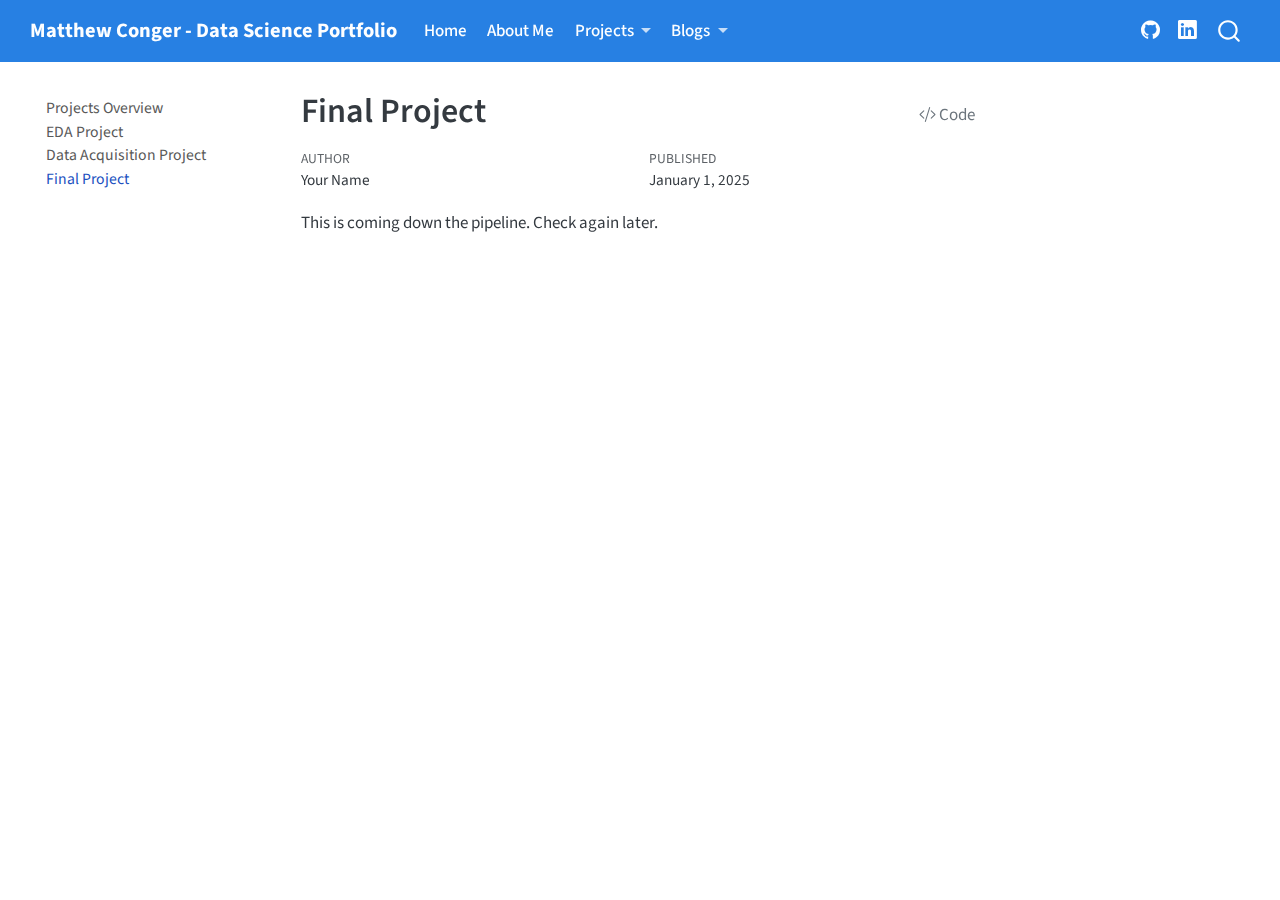
<file: docs/projects/final-project.html>
<!DOCTYPE html>
<html xmlns="http://www.w3.org/1999/xhtml" lang="en" xml:lang="en"><head>

<meta charset="utf-8">
<meta name="generator" content="quarto-1.8.26">

<meta name="viewport" content="width=device-width, initial-scale=1.0, user-scalable=yes">

<meta name="author" content="Your Name">
<meta name="dcterms.date" content="2025-01-01">

<title>Final Project – Matthew Conger - Data Science Portfolio</title>
<style>
code{white-space: pre-wrap;}
span.smallcaps{font-variant: small-caps;}
div.columns{display: flex; gap: min(4vw, 1.5em);}
div.column{flex: auto; overflow-x: auto;}
div.hanging-indent{margin-left: 1.5em; text-indent: -1.5em;}
ul.task-list{list-style: none;}
ul.task-list li input[type="checkbox"] {
  width: 0.8em;
  margin: 0 0.8em 0.2em -1em; /* quarto-specific, see https://github.com/quarto-dev/quarto-cli/issues/4556 */ 
  vertical-align: middle;
}
/* CSS for syntax highlighting */
html { -webkit-text-size-adjust: 100%; }
pre > code.sourceCode { white-space: pre; position: relative; }
pre > code.sourceCode > span { display: inline-block; line-height: 1.25; }
pre > code.sourceCode > span:empty { height: 1.2em; }
.sourceCode { overflow: visible; }
code.sourceCode > span { color: inherit; text-decoration: inherit; }
div.sourceCode { margin: 1em 0; }
pre.sourceCode { margin: 0; }
@media screen {
div.sourceCode { overflow: auto; }
}
@media print {
pre > code.sourceCode { white-space: pre-wrap; }
pre > code.sourceCode > span { text-indent: -5em; padding-left: 5em; }
}
pre.numberSource code
  { counter-reset: source-line 0; }
pre.numberSource code > span
  { position: relative; left: -4em; counter-increment: source-line; }
pre.numberSource code > span > a:first-child::before
  { content: counter(source-line);
    position: relative; left: -1em; text-align: right; vertical-align: baseline;
    border: none; display: inline-block;
    -webkit-touch-callout: none; -webkit-user-select: none;
    -khtml-user-select: none; -moz-user-select: none;
    -ms-user-select: none; user-select: none;
    padding: 0 4px; width: 4em;
  }
pre.numberSource { margin-left: 3em;  padding-left: 4px; }
div.sourceCode
  {   }
@media screen {
pre > code.sourceCode > span > a:first-child::before { text-decoration: underline; }
}
</style>


<script src="../site_libs/quarto-nav/quarto-nav.js"></script>
<script src="../site_libs/quarto-nav/headroom.min.js"></script>
<script src="../site_libs/clipboard/clipboard.min.js"></script>
<script src="../site_libs/quarto-search/autocomplete.umd.js"></script>
<script src="../site_libs/quarto-search/fuse.min.js"></script>
<script src="../site_libs/quarto-search/quarto-search.js"></script>
<meta name="quarto:offset" content="../">
<script src="../site_libs/quarto-html/quarto.js" type="module"></script>
<script src="../site_libs/quarto-html/tabsets/tabsets.js" type="module"></script>
<script src="../site_libs/quarto-html/axe/axe-check.js" type="module"></script>
<script src="../site_libs/quarto-html/popper.min.js"></script>
<script src="../site_libs/quarto-html/tippy.umd.min.js"></script>
<script src="../site_libs/quarto-html/anchor.min.js"></script>
<link href="../site_libs/quarto-html/tippy.css" rel="stylesheet">
<link href="../site_libs/quarto-html/quarto-syntax-highlighting-587c61ba64f3a5504c4d52d930310e48.css" rel="stylesheet" id="quarto-text-highlighting-styles">
<script src="../site_libs/bootstrap/bootstrap.min.js"></script>
<link href="../site_libs/bootstrap/bootstrap-icons.css" rel="stylesheet">
<link href="../site_libs/bootstrap/bootstrap-029b10fc0dc652dab2ec1ac156c1a037.min.css" rel="stylesheet" append-hash="true" id="quarto-bootstrap" data-mode="light">
<script id="quarto-search-options" type="application/json">{
  "location": "navbar",
  "copy-button": false,
  "collapse-after": 3,
  "panel-placement": "end",
  "type": "overlay",
  "limit": 50,
  "keyboard-shortcut": [
    "f",
    "/",
    "s"
  ],
  "show-item-context": false,
  "language": {
    "search-no-results-text": "No results",
    "search-matching-documents-text": "matching documents",
    "search-copy-link-title": "Copy link to search",
    "search-hide-matches-text": "Hide additional matches",
    "search-more-match-text": "more match in this document",
    "search-more-matches-text": "more matches in this document",
    "search-clear-button-title": "Clear",
    "search-text-placeholder": "",
    "search-detached-cancel-button-title": "Cancel",
    "search-submit-button-title": "Submit",
    "search-label": "Search"
  }
}</script>


<link rel="stylesheet" href="../styles.css">
</head>

<body class="nav-sidebar floating nav-fixed quarto-light">

<div id="quarto-search-results"></div>
  <header id="quarto-header" class="headroom fixed-top">
    <nav class="navbar navbar-expand-lg " data-bs-theme="dark">
      <div class="navbar-container container-fluid">
      <div class="navbar-brand-container mx-auto">
    <a class="navbar-brand" href="../index.html">
    <span class="navbar-title">Matthew Conger - Data Science Portfolio</span>
    </a>
  </div>
            <div id="quarto-search" class="" title="Search"></div>
          <button class="navbar-toggler" type="button" data-bs-toggle="collapse" data-bs-target="#navbarCollapse" aria-controls="navbarCollapse" role="menu" aria-expanded="false" aria-label="Toggle navigation" onclick="if (window.quartoToggleHeadroom) { window.quartoToggleHeadroom(); }">
  <span class="navbar-toggler-icon"></span>
</button>
          <div class="collapse navbar-collapse" id="navbarCollapse">
            <ul class="navbar-nav navbar-nav-scroll me-auto">
  <li class="nav-item">
    <a class="nav-link" href="../index.html"> 
<span class="menu-text">Home</span></a>
  </li>  
  <li class="nav-item">
    <a class="nav-link" href="../about.html"> 
<span class="menu-text">About Me</span></a>
  </li>  
  <li class="nav-item dropdown ">
    <a class="nav-link dropdown-toggle" href="#" id="nav-menu-projects" role="link" data-bs-toggle="dropdown" aria-expanded="false">
 <span class="menu-text">Projects</span>
    </a>
    <ul class="dropdown-menu" aria-labelledby="nav-menu-projects">    
        <li>
    <a class="dropdown-item" href="../projects/index.html">
 <span class="dropdown-text">All Projects</span></a>
  </li>  
        <li><hr class="dropdown-divider"></li>
        <li>
    <a class="dropdown-item" href="../projects/eda.html">
 <span class="dropdown-text">Exploratory Data Analysis</span></a>
  </li>  
        <li>
    <a class="dropdown-item" href="../projects/data-acquisition.html">
 <span class="dropdown-text">Data Acquisition</span></a>
  </li>  
        <li>
    <a class="dropdown-item" href="../projects/final-project.html">
 <span class="dropdown-text">Final Project</span></a>
  </li>  
    </ul>
  </li>
  <li class="nav-item dropdown ">
    <a class="nav-link dropdown-toggle" href="#" id="nav-menu-blogs" role="link" data-bs-toggle="dropdown" aria-expanded="false">
 <span class="menu-text">Blogs</span>
    </a>
    <ul class="dropdown-menu" aria-labelledby="nav-menu-blogs">    
        <li>
    <a class="dropdown-item" href="../blogs/index.html">
 <span class="dropdown-text">All Blogs</span></a>
  </li>  
        <li><hr class="dropdown-divider"></li>
        <li>
    <a class="dropdown-item" href="../blogs/tutorial.html">
 <span class="dropdown-text">Tutorial Blog Post</span></a>
  </li>  
        <li>
    <a class="dropdown-item" href="../blogs/data_acquisition.html">
 <span class="dropdown-text">Data Acquisition Blog Post</span></a>
  </li>  
    </ul>
  </li>
</ul>
            <ul class="navbar-nav navbar-nav-scroll ms-auto">
  <li class="nav-item compact">
    <a class="nav-link" href="https://github.com/congerm"> <i class="bi bi-github" role="img">
</i> 
<span class="menu-text"></span></a>
  </li>  
  <li class="nav-item compact">
    <a class="nav-link" href="https://linkedin.com/in/matthew-conger"> <i class="bi bi-linkedin" role="img">
</i> 
<span class="menu-text"></span></a>
  </li>  
</ul>
          </div> <!-- /navcollapse -->
            <div class="quarto-navbar-tools">
</div>
      </div> <!-- /container-fluid -->
    </nav>
  <nav class="quarto-secondary-nav">
    <div class="container-fluid d-flex">
      <button type="button" class="quarto-btn-toggle btn" data-bs-toggle="collapse" role="button" data-bs-target=".quarto-sidebar-collapse-item" aria-controls="quarto-sidebar" aria-expanded="false" aria-label="Toggle sidebar navigation" onclick="if (window.quartoToggleHeadroom) { window.quartoToggleHeadroom(); }">
        <i class="bi bi-layout-text-sidebar-reverse"></i>
      </button>
        <nav class="quarto-page-breadcrumbs" aria-label="breadcrumb"><ol class="breadcrumb"><li class="breadcrumb-item"><a href="../projects/final-project.html">Final Project</a></li></ol></nav>
        <a class="flex-grow-1" role="navigation" data-bs-toggle="collapse" data-bs-target=".quarto-sidebar-collapse-item" aria-controls="quarto-sidebar" aria-expanded="false" aria-label="Toggle sidebar navigation" onclick="if (window.quartoToggleHeadroom) { window.quartoToggleHeadroom(); }">      
        </a>
    </div>
  </nav>
</header>
<!-- content -->
<div id="quarto-content" class="quarto-container page-columns page-rows-contents page-layout-article page-navbar">
<!-- sidebar -->
  <nav id="quarto-sidebar" class="sidebar collapse collapse-horizontal quarto-sidebar-collapse-item sidebar-navigation floating overflow-auto">
    <div class="sidebar-menu-container"> 
    <ul class="list-unstyled mt-1">
        <li class="sidebar-item">
  <div class="sidebar-item-container"> 
  <a href="../projects/index.html" class="sidebar-item-text sidebar-link">
 <span class="menu-text">Projects Overview</span></a>
  </div>
</li>
        <li class="sidebar-item">
  <div class="sidebar-item-container"> 
  <a href="../projects/eda.html" class="sidebar-item-text sidebar-link">
 <span class="menu-text">EDA Project</span></a>
  </div>
</li>
        <li class="sidebar-item">
  <div class="sidebar-item-container"> 
  <a href="../projects/data-acquisition.html" class="sidebar-item-text sidebar-link">
 <span class="menu-text">Data Acquisition Project</span></a>
  </div>
</li>
        <li class="sidebar-item">
  <div class="sidebar-item-container"> 
  <a href="../projects/final-project.html" class="sidebar-item-text sidebar-link active">
 <span class="menu-text">Final Project</span></a>
  </div>
</li>
    </ul>
    </div>
</nav>
<div id="quarto-sidebar-glass" class="quarto-sidebar-collapse-item" data-bs-toggle="collapse" data-bs-target=".quarto-sidebar-collapse-item"></div>
<!-- margin-sidebar -->
    <div id="quarto-margin-sidebar" class="sidebar margin-sidebar zindex-bottom">
        
    </div>
<!-- main -->
<main class="content" id="quarto-document-content">

<header id="title-block-header" class="quarto-title-block default">
<div class="quarto-title">
<div class="quarto-title-block"><div><h1 class="title">Final Project</h1><button type="button" class="btn code-tools-button" id="quarto-code-tools-source"><i class="bi"></i> Code</button></div></div>
</div>



<div class="quarto-title-meta">

    <div>
    <div class="quarto-title-meta-heading">Author</div>
    <div class="quarto-title-meta-contents">
             <p>Your Name </p>
          </div>
  </div>
    
    <div>
    <div class="quarto-title-meta-heading">Published</div>
    <div class="quarto-title-meta-contents">
      <p class="date">January 1, 2025</p>
    </div>
  </div>
  
    
  </div>
  


</header>


<p>This is coming down the pipeline. Check again later.</p>


<!-- -->


</main> <!-- /main -->
<script id="quarto-html-after-body" type="application/javascript">
  window.document.addEventListener("DOMContentLoaded", function (event) {
    const icon = "";
    const anchorJS = new window.AnchorJS();
    anchorJS.options = {
      placement: 'right',
      icon: icon
    };
    anchorJS.add('.anchored');
    const isCodeAnnotation = (el) => {
      for (const clz of el.classList) {
        if (clz.startsWith('code-annotation-')) {                     
          return true;
        }
      }
      return false;
    }
    const onCopySuccess = function(e) {
      // button target
      const button = e.trigger;
      // don't keep focus
      button.blur();
      // flash "checked"
      button.classList.add('code-copy-button-checked');
      var currentTitle = button.getAttribute("title");
      button.setAttribute("title", "Copied!");
      let tooltip;
      if (window.bootstrap) {
        button.setAttribute("data-bs-toggle", "tooltip");
        button.setAttribute("data-bs-placement", "left");
        button.setAttribute("data-bs-title", "Copied!");
        tooltip = new bootstrap.Tooltip(button, 
          { trigger: "manual", 
            customClass: "code-copy-button-tooltip",
            offset: [0, -8]});
        tooltip.show();    
      }
      setTimeout(function() {
        if (tooltip) {
          tooltip.hide();
          button.removeAttribute("data-bs-title");
          button.removeAttribute("data-bs-toggle");
          button.removeAttribute("data-bs-placement");
        }
        button.setAttribute("title", currentTitle);
        button.classList.remove('code-copy-button-checked');
      }, 1000);
      // clear code selection
      e.clearSelection();
    }
    const getTextToCopy = function(trigger) {
      const outerScaffold = trigger.parentElement.cloneNode(true);
      const codeEl = outerScaffold.querySelector('code');
      for (const childEl of codeEl.children) {
        if (isCodeAnnotation(childEl)) {
          childEl.remove();
        }
      }
      return codeEl.innerText;
    }
    const clipboard = new window.ClipboardJS('.code-copy-button:not([data-in-quarto-modal])', {
      text: getTextToCopy
    });
    clipboard.on('success', onCopySuccess);
    if (window.document.getElementById('quarto-embedded-source-code-modal')) {
      const clipboardModal = new window.ClipboardJS('.code-copy-button[data-in-quarto-modal]', {
        text: getTextToCopy,
        container: window.document.getElementById('quarto-embedded-source-code-modal')
      });
      clipboardModal.on('success', onCopySuccess);
    }
    const viewSource = window.document.getElementById('quarto-view-source') ||
                       window.document.getElementById('quarto-code-tools-source');
    if (viewSource) {
      const sourceUrl = viewSource.getAttribute("data-quarto-source-url");
      viewSource.addEventListener("click", function(e) {
        if (sourceUrl) {
          // rstudio viewer pane
          if (/\bcapabilities=\b/.test(window.location)) {
            window.open(sourceUrl);
          } else {
            window.location.href = sourceUrl;
          }
        } else {
          const modal = new bootstrap.Modal(document.getElementById('quarto-embedded-source-code-modal'));
          modal.show();
        }
        return false;
      });
    }
    function toggleCodeHandler(show) {
      return function(e) {
        const detailsSrc = window.document.querySelectorAll(".cell > details > .sourceCode");
        for (let i=0; i<detailsSrc.length; i++) {
          const details = detailsSrc[i].parentElement;
          if (show) {
            details.open = true;
          } else {
            details.removeAttribute("open");
          }
        }
        const cellCodeDivs = window.document.querySelectorAll(".cell > .sourceCode");
        const fromCls = show ? "hidden" : "unhidden";
        const toCls = show ? "unhidden" : "hidden";
        for (let i=0; i<cellCodeDivs.length; i++) {
          const codeDiv = cellCodeDivs[i];
          if (codeDiv.classList.contains(fromCls)) {
            codeDiv.classList.remove(fromCls);
            codeDiv.classList.add(toCls);
          } 
        }
        return false;
      }
    }
    const hideAllCode = window.document.getElementById("quarto-hide-all-code");
    if (hideAllCode) {
      hideAllCode.addEventListener("click", toggleCodeHandler(false));
    }
    const showAllCode = window.document.getElementById("quarto-show-all-code");
    if (showAllCode) {
      showAllCode.addEventListener("click", toggleCodeHandler(true));
    }
      var localhostRegex = new RegExp(/^(?:http|https):\/\/localhost\:?[0-9]*\//);
      var mailtoRegex = new RegExp(/^mailto:/);
        var filterRegex = new RegExp('/' + window.location.host + '/');
      var isInternal = (href) => {
          return filterRegex.test(href) || localhostRegex.test(href) || mailtoRegex.test(href);
      }
      // Inspect non-navigation links and adorn them if external
     var links = window.document.querySelectorAll('a[href]:not(.nav-link):not(.navbar-brand):not(.toc-action):not(.sidebar-link):not(.sidebar-item-toggle):not(.pagination-link):not(.no-external):not([aria-hidden]):not(.dropdown-item):not(.quarto-navigation-tool):not(.about-link)');
      for (var i=0; i<links.length; i++) {
        const link = links[i];
        if (!isInternal(link.href)) {
          // undo the damage that might have been done by quarto-nav.js in the case of
          // links that we want to consider external
          if (link.dataset.originalHref !== undefined) {
            link.href = link.dataset.originalHref;
          }
        }
      }
    function tippyHover(el, contentFn, onTriggerFn, onUntriggerFn) {
      const config = {
        allowHTML: true,
        maxWidth: 500,
        delay: 100,
        arrow: false,
        appendTo: function(el) {
            return el.parentElement;
        },
        interactive: true,
        interactiveBorder: 10,
        theme: 'quarto',
        placement: 'bottom-start',
      };
      if (contentFn) {
        config.content = contentFn;
      }
      if (onTriggerFn) {
        config.onTrigger = onTriggerFn;
      }
      if (onUntriggerFn) {
        config.onUntrigger = onUntriggerFn;
      }
      window.tippy(el, config); 
    }
    const noterefs = window.document.querySelectorAll('a[role="doc-noteref"]');
    for (var i=0; i<noterefs.length; i++) {
      const ref = noterefs[i];
      tippyHover(ref, function() {
        // use id or data attribute instead here
        let href = ref.getAttribute('data-footnote-href') || ref.getAttribute('href');
        try { href = new URL(href).hash; } catch {}
        const id = href.replace(/^#\/?/, "");
        const note = window.document.getElementById(id);
        if (note) {
          return note.innerHTML;
        } else {
          return "";
        }
      });
    }
    const xrefs = window.document.querySelectorAll('a.quarto-xref');
    const processXRef = (id, note) => {
      // Strip column container classes
      const stripColumnClz = (el) => {
        el.classList.remove("page-full", "page-columns");
        if (el.children) {
          for (const child of el.children) {
            stripColumnClz(child);
          }
        }
      }
      stripColumnClz(note)
      if (id === null || id.startsWith('sec-')) {
        // Special case sections, only their first couple elements
        const container = document.createElement("div");
        if (note.children && note.children.length > 2) {
          container.appendChild(note.children[0].cloneNode(true));
          for (let i = 1; i < note.children.length; i++) {
            const child = note.children[i];
            if (child.tagName === "P" && child.innerText === "") {
              continue;
            } else {
              container.appendChild(child.cloneNode(true));
              break;
            }
          }
          if (window.Quarto?.typesetMath) {
            window.Quarto.typesetMath(container);
          }
          return container.innerHTML
        } else {
          if (window.Quarto?.typesetMath) {
            window.Quarto.typesetMath(note);
          }
          return note.innerHTML;
        }
      } else {
        // Remove any anchor links if they are present
        const anchorLink = note.querySelector('a.anchorjs-link');
        if (anchorLink) {
          anchorLink.remove();
        }
        if (window.Quarto?.typesetMath) {
          window.Quarto.typesetMath(note);
        }
        if (note.classList.contains("callout")) {
          return note.outerHTML;
        } else {
          return note.innerHTML;
        }
      }
    }
    for (var i=0; i<xrefs.length; i++) {
      const xref = xrefs[i];
      tippyHover(xref, undefined, function(instance) {
        instance.disable();
        let url = xref.getAttribute('href');
        let hash = undefined; 
        if (url.startsWith('#')) {
          hash = url;
        } else {
          try { hash = new URL(url).hash; } catch {}
        }
        if (hash) {
          const id = hash.replace(/^#\/?/, "");
          const note = window.document.getElementById(id);
          if (note !== null) {
            try {
              const html = processXRef(id, note.cloneNode(true));
              instance.setContent(html);
            } finally {
              instance.enable();
              instance.show();
            }
          } else {
            // See if we can fetch this
            fetch(url.split('#')[0])
            .then(res => res.text())
            .then(html => {
              const parser = new DOMParser();
              const htmlDoc = parser.parseFromString(html, "text/html");
              const note = htmlDoc.getElementById(id);
              if (note !== null) {
                const html = processXRef(id, note);
                instance.setContent(html);
              } 
            }).finally(() => {
              instance.enable();
              instance.show();
            });
          }
        } else {
          // See if we can fetch a full url (with no hash to target)
          // This is a special case and we should probably do some content thinning / targeting
          fetch(url)
          .then(res => res.text())
          .then(html => {
            const parser = new DOMParser();
            const htmlDoc = parser.parseFromString(html, "text/html");
            const note = htmlDoc.querySelector('main.content');
            if (note !== null) {
              // This should only happen for chapter cross references
              // (since there is no id in the URL)
              // remove the first header
              if (note.children.length > 0 && note.children[0].tagName === "HEADER") {
                note.children[0].remove();
              }
              const html = processXRef(null, note);
              instance.setContent(html);
            } 
          }).finally(() => {
            instance.enable();
            instance.show();
          });
        }
      }, function(instance) {
      });
    }
        let selectedAnnoteEl;
        const selectorForAnnotation = ( cell, annotation) => {
          let cellAttr = 'data-code-cell="' + cell + '"';
          let lineAttr = 'data-code-annotation="' +  annotation + '"';
          const selector = 'span[' + cellAttr + '][' + lineAttr + ']';
          return selector;
        }
        const selectCodeLines = (annoteEl) => {
          const doc = window.document;
          const targetCell = annoteEl.getAttribute("data-target-cell");
          const targetAnnotation = annoteEl.getAttribute("data-target-annotation");
          const annoteSpan = window.document.querySelector(selectorForAnnotation(targetCell, targetAnnotation));
          const lines = annoteSpan.getAttribute("data-code-lines").split(",");
          const lineIds = lines.map((line) => {
            return targetCell + "-" + line;
          })
          let top = null;
          let height = null;
          let parent = null;
          if (lineIds.length > 0) {
              //compute the position of the single el (top and bottom and make a div)
              const el = window.document.getElementById(lineIds[0]);
              top = el.offsetTop;
              height = el.offsetHeight;
              parent = el.parentElement.parentElement;
            if (lineIds.length > 1) {
              const lastEl = window.document.getElementById(lineIds[lineIds.length - 1]);
              const bottom = lastEl.offsetTop + lastEl.offsetHeight;
              height = bottom - top;
            }
            if (top !== null && height !== null && parent !== null) {
              // cook up a div (if necessary) and position it 
              let div = window.document.getElementById("code-annotation-line-highlight");
              if (div === null) {
                div = window.document.createElement("div");
                div.setAttribute("id", "code-annotation-line-highlight");
                div.style.position = 'absolute';
                parent.appendChild(div);
              }
              div.style.top = top - 2 + "px";
              div.style.height = height + 4 + "px";
              div.style.left = 0;
              let gutterDiv = window.document.getElementById("code-annotation-line-highlight-gutter");
              if (gutterDiv === null) {
                gutterDiv = window.document.createElement("div");
                gutterDiv.setAttribute("id", "code-annotation-line-highlight-gutter");
                gutterDiv.style.position = 'absolute';
                const codeCell = window.document.getElementById(targetCell);
                const gutter = codeCell.querySelector('.code-annotation-gutter');
                gutter.appendChild(gutterDiv);
              }
              gutterDiv.style.top = top - 2 + "px";
              gutterDiv.style.height = height + 4 + "px";
            }
            selectedAnnoteEl = annoteEl;
          }
        };
        const unselectCodeLines = () => {
          const elementsIds = ["code-annotation-line-highlight", "code-annotation-line-highlight-gutter"];
          elementsIds.forEach((elId) => {
            const div = window.document.getElementById(elId);
            if (div) {
              div.remove();
            }
          });
          selectedAnnoteEl = undefined;
        };
          // Handle positioning of the toggle
      window.addEventListener(
        "resize",
        throttle(() => {
          elRect = undefined;
          if (selectedAnnoteEl) {
            selectCodeLines(selectedAnnoteEl);
          }
        }, 10)
      );
      function throttle(fn, ms) {
      let throttle = false;
      let timer;
        return (...args) => {
          if(!throttle) { // first call gets through
              fn.apply(this, args);
              throttle = true;
          } else { // all the others get throttled
              if(timer) clearTimeout(timer); // cancel #2
              timer = setTimeout(() => {
                fn.apply(this, args);
                timer = throttle = false;
              }, ms);
          }
        };
      }
        // Attach click handler to the DT
        const annoteDls = window.document.querySelectorAll('dt[data-target-cell]');
        for (const annoteDlNode of annoteDls) {
          annoteDlNode.addEventListener('click', (event) => {
            const clickedEl = event.target;
            if (clickedEl !== selectedAnnoteEl) {
              unselectCodeLines();
              const activeEl = window.document.querySelector('dt[data-target-cell].code-annotation-active');
              if (activeEl) {
                activeEl.classList.remove('code-annotation-active');
              }
              selectCodeLines(clickedEl);
              clickedEl.classList.add('code-annotation-active');
            } else {
              // Unselect the line
              unselectCodeLines();
              clickedEl.classList.remove('code-annotation-active');
            }
          });
        }
    const findCites = (el) => {
      const parentEl = el.parentElement;
      if (parentEl) {
        const cites = parentEl.dataset.cites;
        if (cites) {
          return {
            el,
            cites: cites.split(' ')
          };
        } else {
          return findCites(el.parentElement)
        }
      } else {
        return undefined;
      }
    };
    var bibliorefs = window.document.querySelectorAll('a[role="doc-biblioref"]');
    for (var i=0; i<bibliorefs.length; i++) {
      const ref = bibliorefs[i];
      const citeInfo = findCites(ref);
      if (citeInfo) {
        tippyHover(citeInfo.el, function() {
          var popup = window.document.createElement('div');
          citeInfo.cites.forEach(function(cite) {
            var citeDiv = window.document.createElement('div');
            citeDiv.classList.add('hanging-indent');
            citeDiv.classList.add('csl-entry');
            var biblioDiv = window.document.getElementById('ref-' + cite);
            if (biblioDiv) {
              citeDiv.innerHTML = biblioDiv.innerHTML;
            }
            popup.appendChild(citeDiv);
          });
          return popup.innerHTML;
        });
      }
    }
  });
  </script><div class="modal fade" id="quarto-embedded-source-code-modal" tabindex="-1" aria-labelledby="quarto-embedded-source-code-modal-label" aria-hidden="true"><div class="modal-dialog modal-dialog-scrollable"><div class="modal-content"><div class="modal-header"><h5 class="modal-title" id="quarto-embedded-source-code-modal-label">Source Code</h5><button class="btn-close" data-bs-dismiss="modal"></button></div><div class="modal-body"><div class="">
<div class="code-copy-outer-scaffold"><div class="sourceCode" id="cb1" data-shortcodes="false"><pre class="sourceCode markdown code-with-copy"><code class="sourceCode markdown"><span id="cb1-1"><a href="#cb1-1" aria-hidden="true" tabindex="-1"></a><span class="co">---</span></span>
<span id="cb1-2"><a href="#cb1-2" aria-hidden="true" tabindex="-1"></a><span class="an">title:</span><span class="co"> "Final Project"</span></span>
<span id="cb1-3"><a href="#cb1-3" aria-hidden="true" tabindex="-1"></a><span class="an">author:</span><span class="co"> "Your Name"</span></span>
<span id="cb1-4"><a href="#cb1-4" aria-hidden="true" tabindex="-1"></a><span class="an">date:</span><span class="co"> "2025-01-01"</span></span>
<span id="cb1-5"><a href="#cb1-5" aria-hidden="true" tabindex="-1"></a><span class="an">format:</span></span>
<span id="cb1-6"><a href="#cb1-6" aria-hidden="true" tabindex="-1"></a><span class="co">  html:</span></span>
<span id="cb1-7"><a href="#cb1-7" aria-hidden="true" tabindex="-1"></a><span class="co">    code-fold: true</span></span>
<span id="cb1-8"><a href="#cb1-8" aria-hidden="true" tabindex="-1"></a><span class="co">    toc: true</span></span>
<span id="cb1-9"><a href="#cb1-9" aria-hidden="true" tabindex="-1"></a><span class="co">---</span></span>
<span id="cb1-10"><a href="#cb1-10" aria-hidden="true" tabindex="-1"></a></span>
<span id="cb1-11"><a href="#cb1-11" aria-hidden="true" tabindex="-1"></a>This is coming down the pipeline. Check again later.</span></code></pre></div><button title="Copy to Clipboard" class="code-copy-button" data-in-quarto-modal=""><i class="bi"></i></button></div>
</div></div></div></div></div>
</div> <!-- /content -->




</body></html>
</file>
<file: docs/site_libs/quarto-html/tippy.css>
.tippy-box[data-animation=fade][data-state=hidden]{opacity:0}[data-tippy-root]{max-width:calc(100vw - 10px)}.tippy-box{position:relative;background-color:#333;color:#fff;border-radius:4px;font-size:14px;line-height:1.4;white-space:normal;outline:0;transition-property:transform,visibility,opacity}.tippy-box[data-placement^=top]>.tippy-arrow{bottom:0}.tippy-box[data-placement^=top]>.tippy-arrow:before{bottom:-7px;left:0;border-width:8px 8px 0;border-top-color:initial;transform-origin:center top}.tippy-box[data-placement^=bottom]>.tippy-arrow{top:0}.tippy-box[data-placement^=bottom]>.tippy-arrow:before{top:-7px;left:0;border-width:0 8px 8px;border-bottom-color:initial;transform-origin:center bottom}.tippy-box[data-placement^=left]>.tippy-arrow{right:0}.tippy-box[data-placement^=left]>.tippy-arrow:before{border-width:8px 0 8px 8px;border-left-color:initial;right:-7px;transform-origin:center left}.tippy-box[data-placement^=right]>.tippy-arrow{left:0}.tippy-box[data-placement^=right]>.tippy-arrow:before{left:-7px;border-width:8px 8px 8px 0;border-right-color:initial;transform-origin:center right}.tippy-box[data-inertia][data-state=visible]{transition-timing-function:cubic-bezier(.54,1.5,.38,1.11)}.tippy-arrow{width:16px;height:16px;color:#333}.tippy-arrow:before{content:"";position:absolute;border-color:transparent;border-style:solid}.tippy-content{position:relative;padding:5px 9px;z-index:1}
</file>
<file: docs/site_libs/quarto-html/quarto-syntax-highlighting-587c61ba64f3a5504c4d52d930310e48.css>
/* quarto syntax highlight colors */
:root {
  --quarto-hl-ot-color: #003B4F;
  --quarto-hl-at-color: #657422;
  --quarto-hl-ss-color: #20794D;
  --quarto-hl-an-color: #5E5E5E;
  --quarto-hl-fu-color: #4758AB;
  --quarto-hl-st-color: #20794D;
  --quarto-hl-cf-color: #003B4F;
  --quarto-hl-op-color: #5E5E5E;
  --quarto-hl-er-color: #AD0000;
  --quarto-hl-bn-color: #AD0000;
  --quarto-hl-al-color: #AD0000;
  --quarto-hl-va-color: #111111;
  --quarto-hl-bu-color: inherit;
  --quarto-hl-ex-color: inherit;
  --quarto-hl-pp-color: #AD0000;
  --quarto-hl-in-color: #5E5E5E;
  --quarto-hl-vs-color: #20794D;
  --quarto-hl-wa-color: #5E5E5E;
  --quarto-hl-do-color: #5E5E5E;
  --quarto-hl-im-color: #00769E;
  --quarto-hl-ch-color: #20794D;
  --quarto-hl-dt-color: #AD0000;
  --quarto-hl-fl-color: #AD0000;
  --quarto-hl-co-color: #5E5E5E;
  --quarto-hl-cv-color: #5E5E5E;
  --quarto-hl-cn-color: #8f5902;
  --quarto-hl-sc-color: #5E5E5E;
  --quarto-hl-dv-color: #AD0000;
  --quarto-hl-kw-color: #003B4F;
}

/* other quarto variables */
:root {
  --quarto-font-monospace: SFMono-Regular, Menlo, Monaco, Consolas, "Liberation Mono", "Courier New", monospace;
}

/* syntax highlight based on Pandoc's rules */
pre > code.sourceCode > span {
  color: #003B4F;
}

code.sourceCode > span {
  color: #003B4F;
}

div.sourceCode,
div.sourceCode pre.sourceCode {
  color: #003B4F;
}

/* Normal */
code span {
  color: #003B4F;
}

/* Alert */
code span.al {
  color: #AD0000;
  font-style: inherit;
}

/* Annotation */
code span.an {
  color: #5E5E5E;
  font-style: inherit;
}

/* Attribute */
code span.at {
  color: #657422;
  font-style: inherit;
}

/* BaseN */
code span.bn {
  color: #AD0000;
  font-style: inherit;
}

/* BuiltIn */
code span.bu {
  font-style: inherit;
}

/* ControlFlow */
code span.cf {
  color: #003B4F;
  font-weight: bold;
  font-style: inherit;
}

/* Char */
code span.ch {
  color: #20794D;
  font-style: inherit;
}

/* Constant */
code span.cn {
  color: #8f5902;
  font-style: inherit;
}

/* Comment */
code span.co {
  color: #5E5E5E;
  font-style: inherit;
}

/* CommentVar */
code span.cv {
  color: #5E5E5E;
  font-style: italic;
}

/* Documentation */
code span.do {
  color: #5E5E5E;
  font-style: italic;
}

/* DataType */
code span.dt {
  color: #AD0000;
  font-style: inherit;
}

/* DecVal */
code span.dv {
  color: #AD0000;
  font-style: inherit;
}

/* Error */
code span.er {
  color: #AD0000;
  font-style: inherit;
}

/* Extension */
code span.ex {
  font-style: inherit;
}

/* Float */
code span.fl {
  color: #AD0000;
  font-style: inherit;
}

/* Function */
code span.fu {
  color: #4758AB;
  font-style: inherit;
}

/* Import */
code span.im {
  color: #00769E;
  font-style: inherit;
}

/* Information */
code span.in {
  color: #5E5E5E;
  font-style: inherit;
}

/* Keyword */
code span.kw {
  color: #003B4F;
  font-weight: bold;
  font-style: inherit;
}

/* Operator */
code span.op {
  color: #5E5E5E;
  font-style: inherit;
}

/* Other */
code span.ot {
  color: #003B4F;
  font-style: inherit;
}

/* Preprocessor */
code span.pp {
  color: #AD0000;
  font-style: inherit;
}

/* SpecialChar */
code span.sc {
  color: #5E5E5E;
  font-style: inherit;
}

/* SpecialString */
code span.ss {
  color: #20794D;
  font-style: inherit;
}

/* String */
code span.st {
  color: #20794D;
  font-style: inherit;
}

/* Variable */
code span.va {
  color: #111111;
  font-style: inherit;
}

/* VerbatimString */
code span.vs {
  color: #20794D;
  font-style: inherit;
}

/* Warning */
code span.wa {
  color: #5E5E5E;
  font-style: italic;
}

.prevent-inlining {
  content: "</";
}

/*# sourceMappingURL=2dce1cc6c82594539e1579de68416b47.css.map */
</file>
<file: docs/styles.css>
/* Custom CSS for the portfolio site */

/* Color scheme - customize these to match your preferences */
:root {
  --primary-color: #2E86AB;
  --secondary-color: #A23B72;
  --accent-color: #F18F01;
  --text-color: #333;
  --light-gray: #f8f9fa;
  --border-color: #dee2e6;
}

/* Navigation customizations */
.navbar-brand {
  font-weight: bold;
  font-size: 1.2rem;
}

.navbar-nav .nav-link {
  font-weight: 500;
}

/* Homepage customizations */
.hero-section {
  padding: 3rem 0;
  background: linear-gradient(135deg, var(--primary-color) 0%, var(--secondary-color) 100%);
  color: white;
  margin-bottom: 2rem;
}

/* Project cards */
.project-card {
  border: 1px solid var(--border-color);
  border-radius: 8px;
  padding: 1.5rem;
  margin-bottom: 1.5rem;
  transition: box-shadow 0.3s ease;
}

.project-card:hover {
  box-shadow: 0 4px 8px rgba(0,0,0,0.1);
}

.project-card h3 {
  color: var(--primary-color);
  margin-bottom: 1rem;
}

/* Skills section */
.skills-grid {
  display: grid;
  grid-template-columns: repeat(auto-fit, minmax(200px, 1fr));
  gap: 1rem;
  margin: 2rem 0;
}

.skill-category {
  background: var(--light-gray);
  padding: 1rem;
  border-radius: 8px;
  border-left: 4px solid var(--primary-color);
}

.skill-category h4 {
  color: var(--primary-color);
  margin-bottom: 0.5rem;
}

/* Code blocks */
.sourceCode {
  border-radius: 6px;
  border: 1px solid var(--border-color);
}

/* Figures and plots */
.figure {
  text-align: center;
  margin: 2rem 0;
}

.figure img {
  max-width: 100%;
  height: auto;
  border-radius: 6px;
  box-shadow: 0 2px 4px rgba(0,0,0,0.1);
}

.figure-caption {
  font-style: italic;
  color: #666;
  margin-top: 0.5rem;
}

/* Tables */
.table {
  margin: 1.5rem 0;
}

.table th {
  background-color: var(--primary-color);
  color: white;
  border: none;
}

/* Callout boxes */
.callout {
  margin: 1.5rem 0;
  padding: 1rem;
  border-radius: 6px;
  border-left: 4px solid var(--accent-color);
  background-color: var(--light-gray);
}

.callout-title {
  font-weight: bold;
  color: var(--accent-color);
  margin-bottom: 0.5rem;
}

/* Footer */
.footer {
  margin-top: 3rem;
  padding: 2rem 0;
  border-top: 1px solid var(--border-color);
  text-align: center;
  color: #666;
}

/* Responsive adjustments */
@media (max-width: 768px) {
  .hero-section {
    padding: 2rem 0;
  }
  
  .skills-grid {
    grid-template-columns: 1fr;
  }
}

/* Print styles */
@media print {
  .navbar, .footer {
    display: none;
  }
  
  .main-content {
    margin: 0;
    padding: 0;
  }
}
</file>
